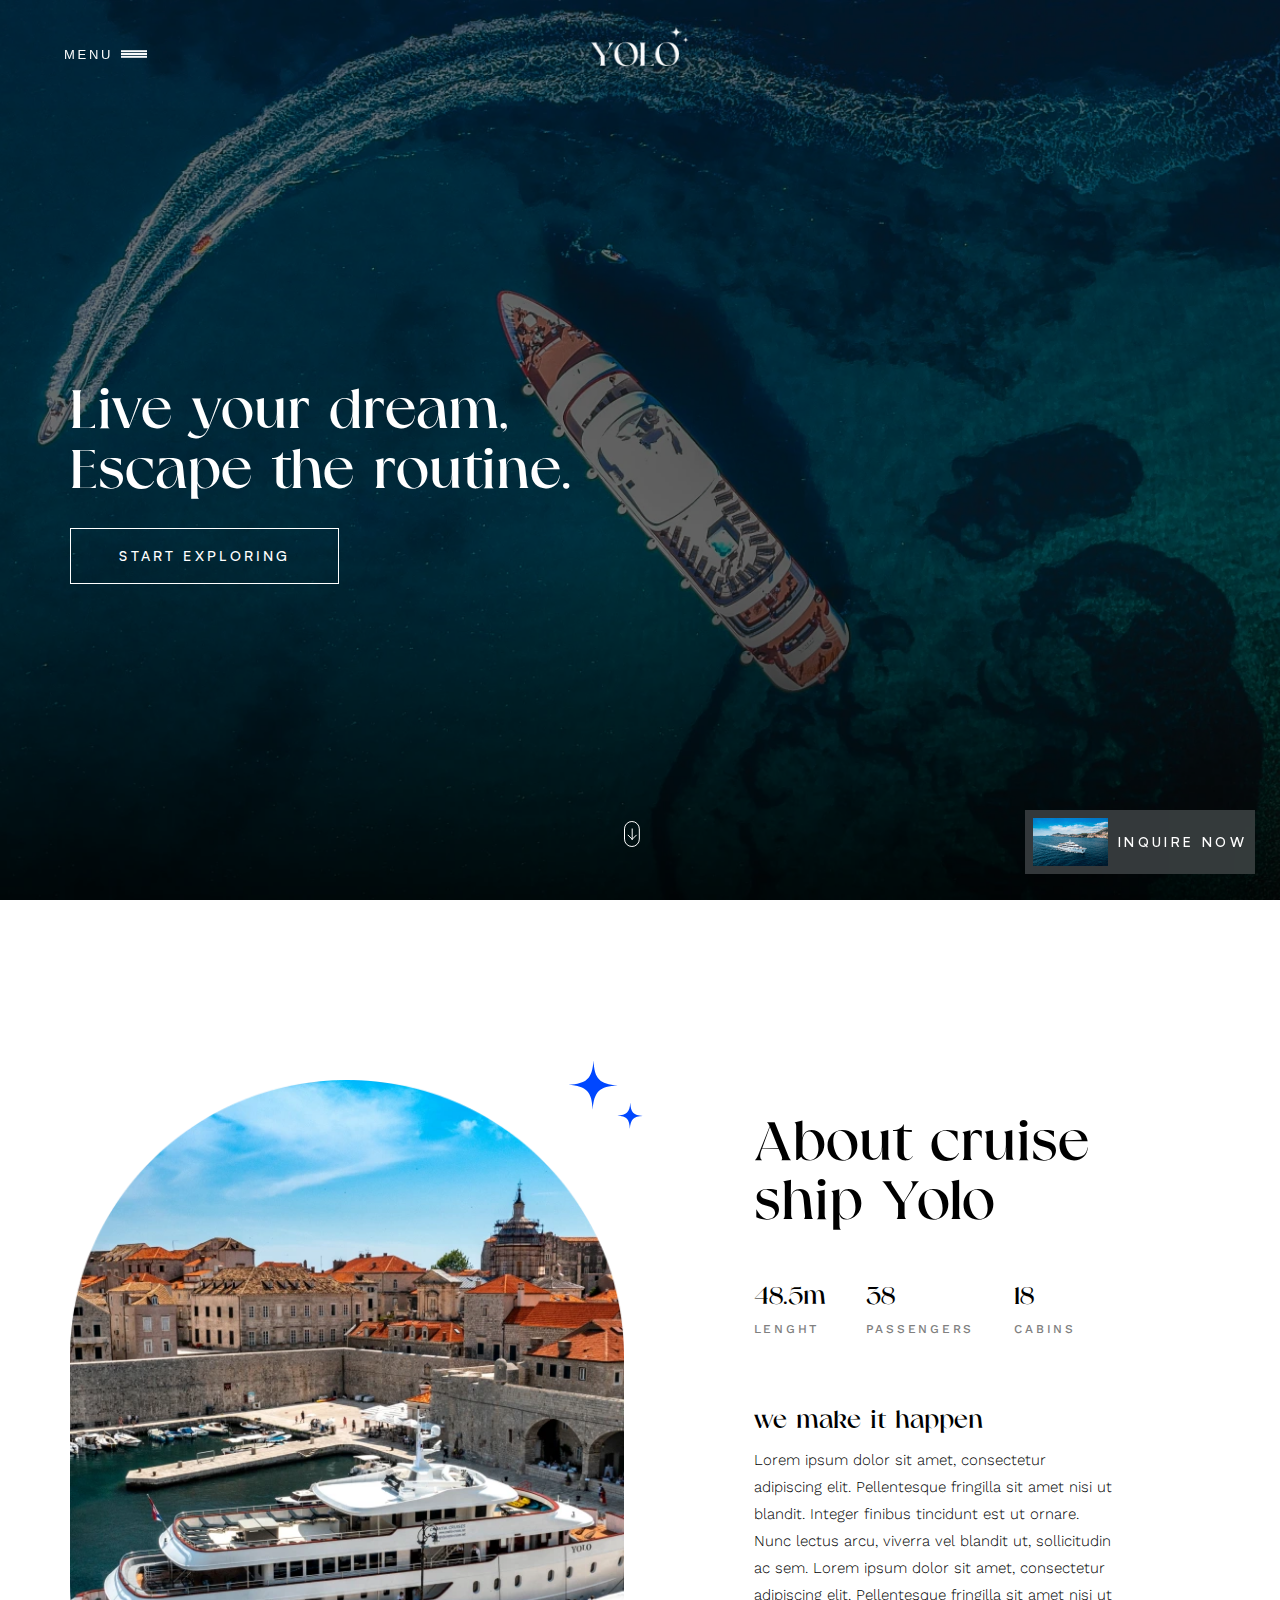
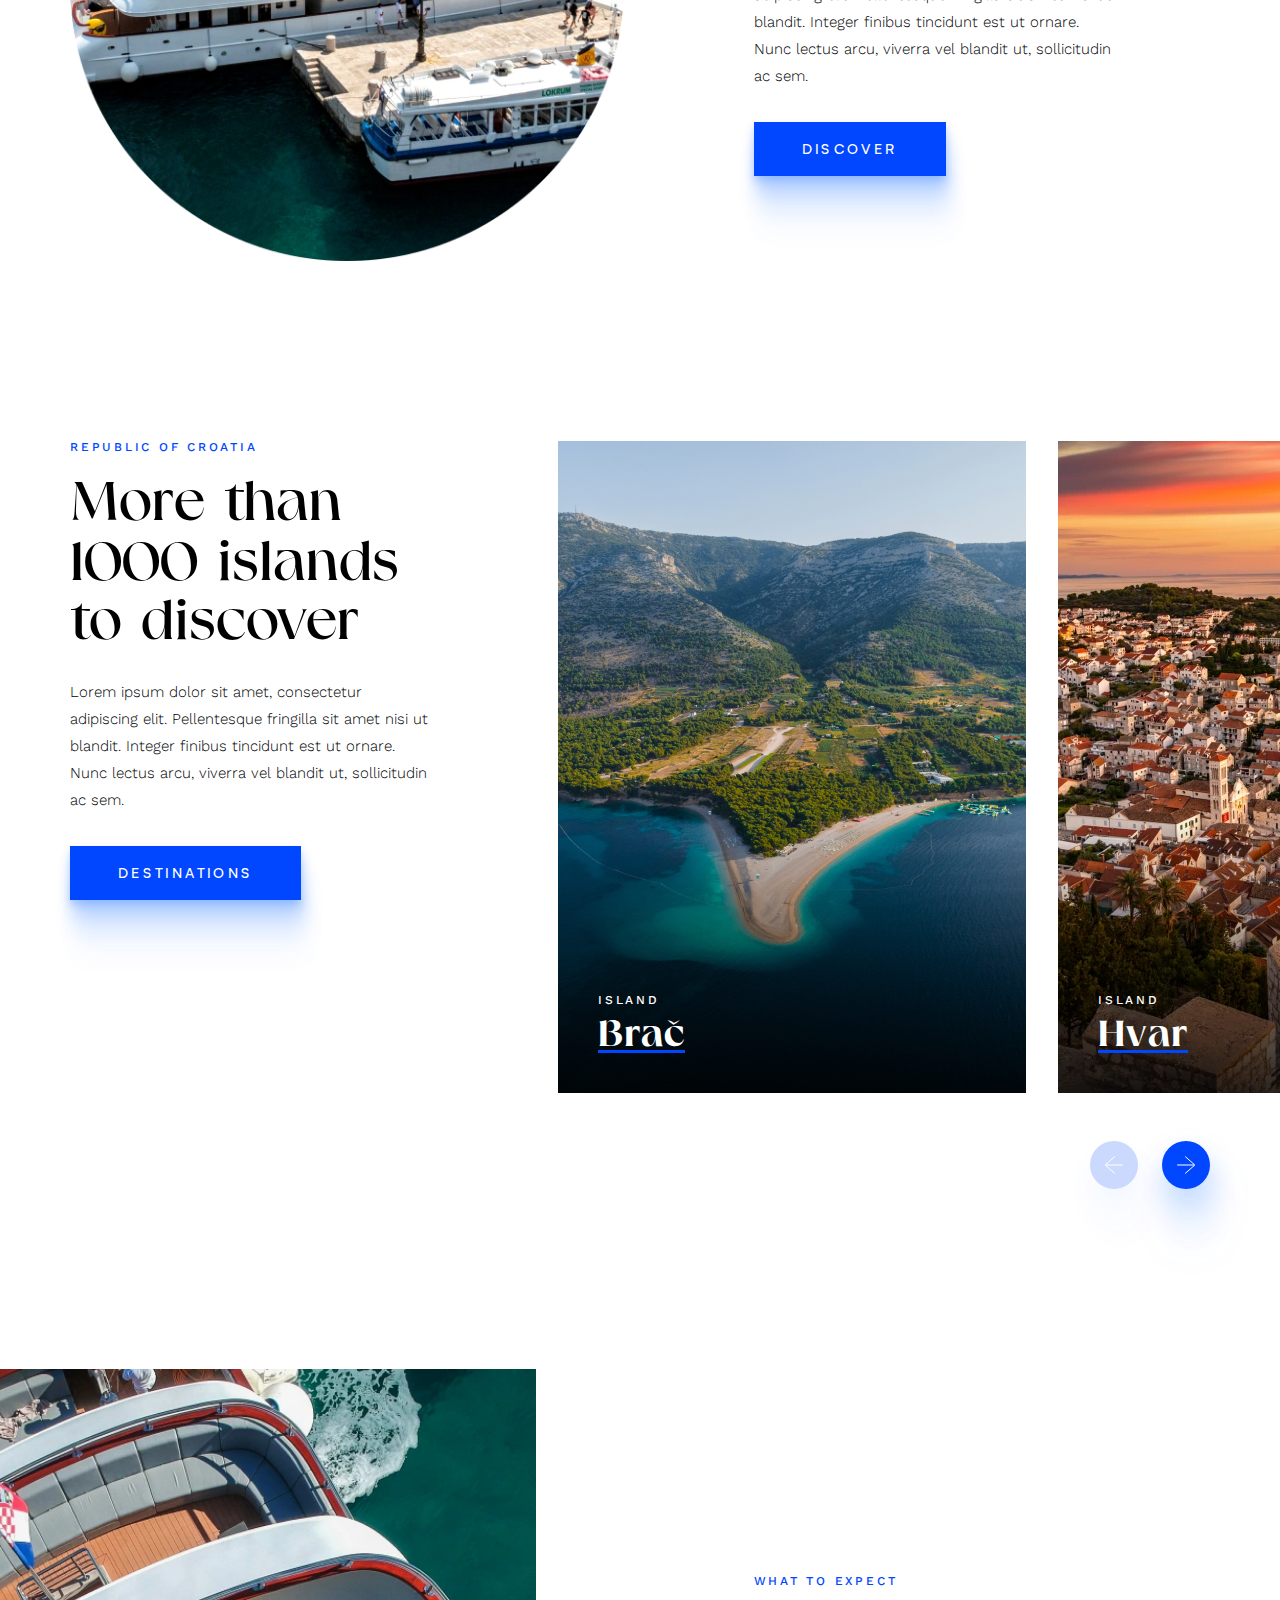
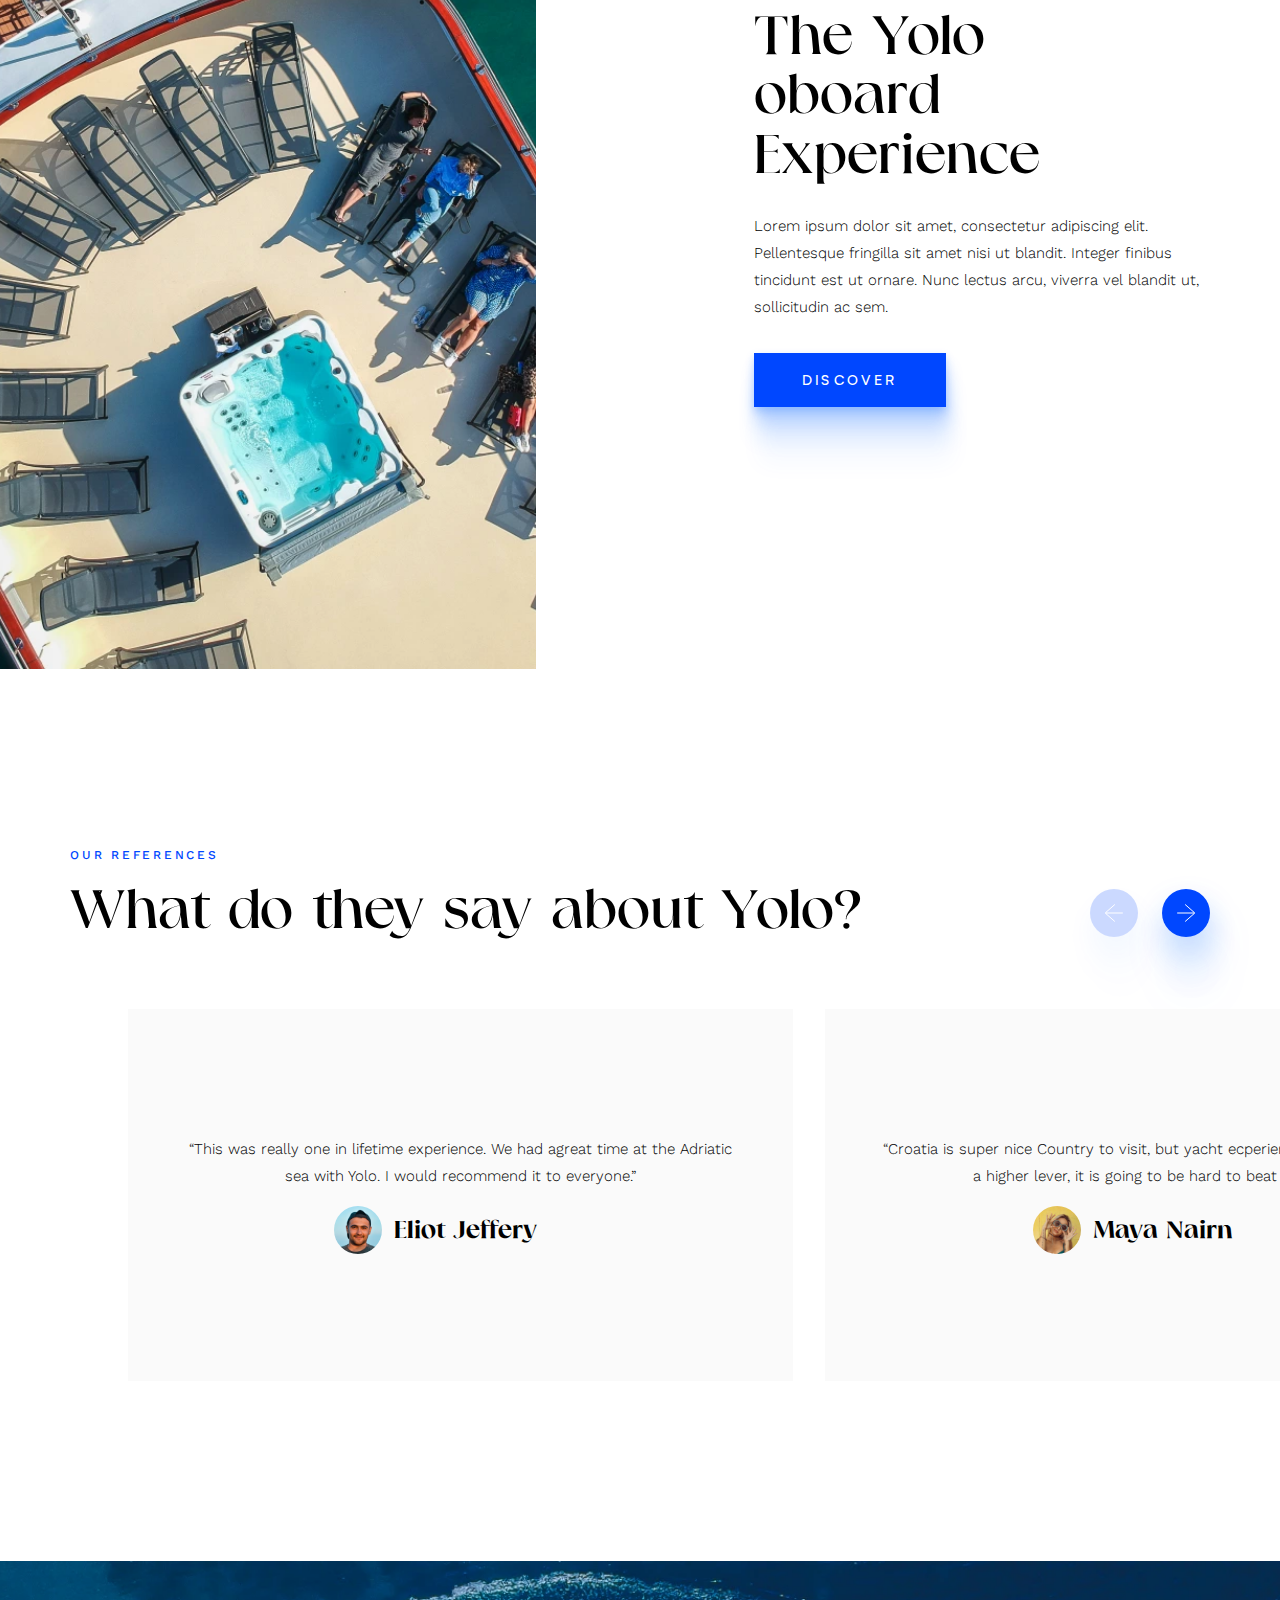
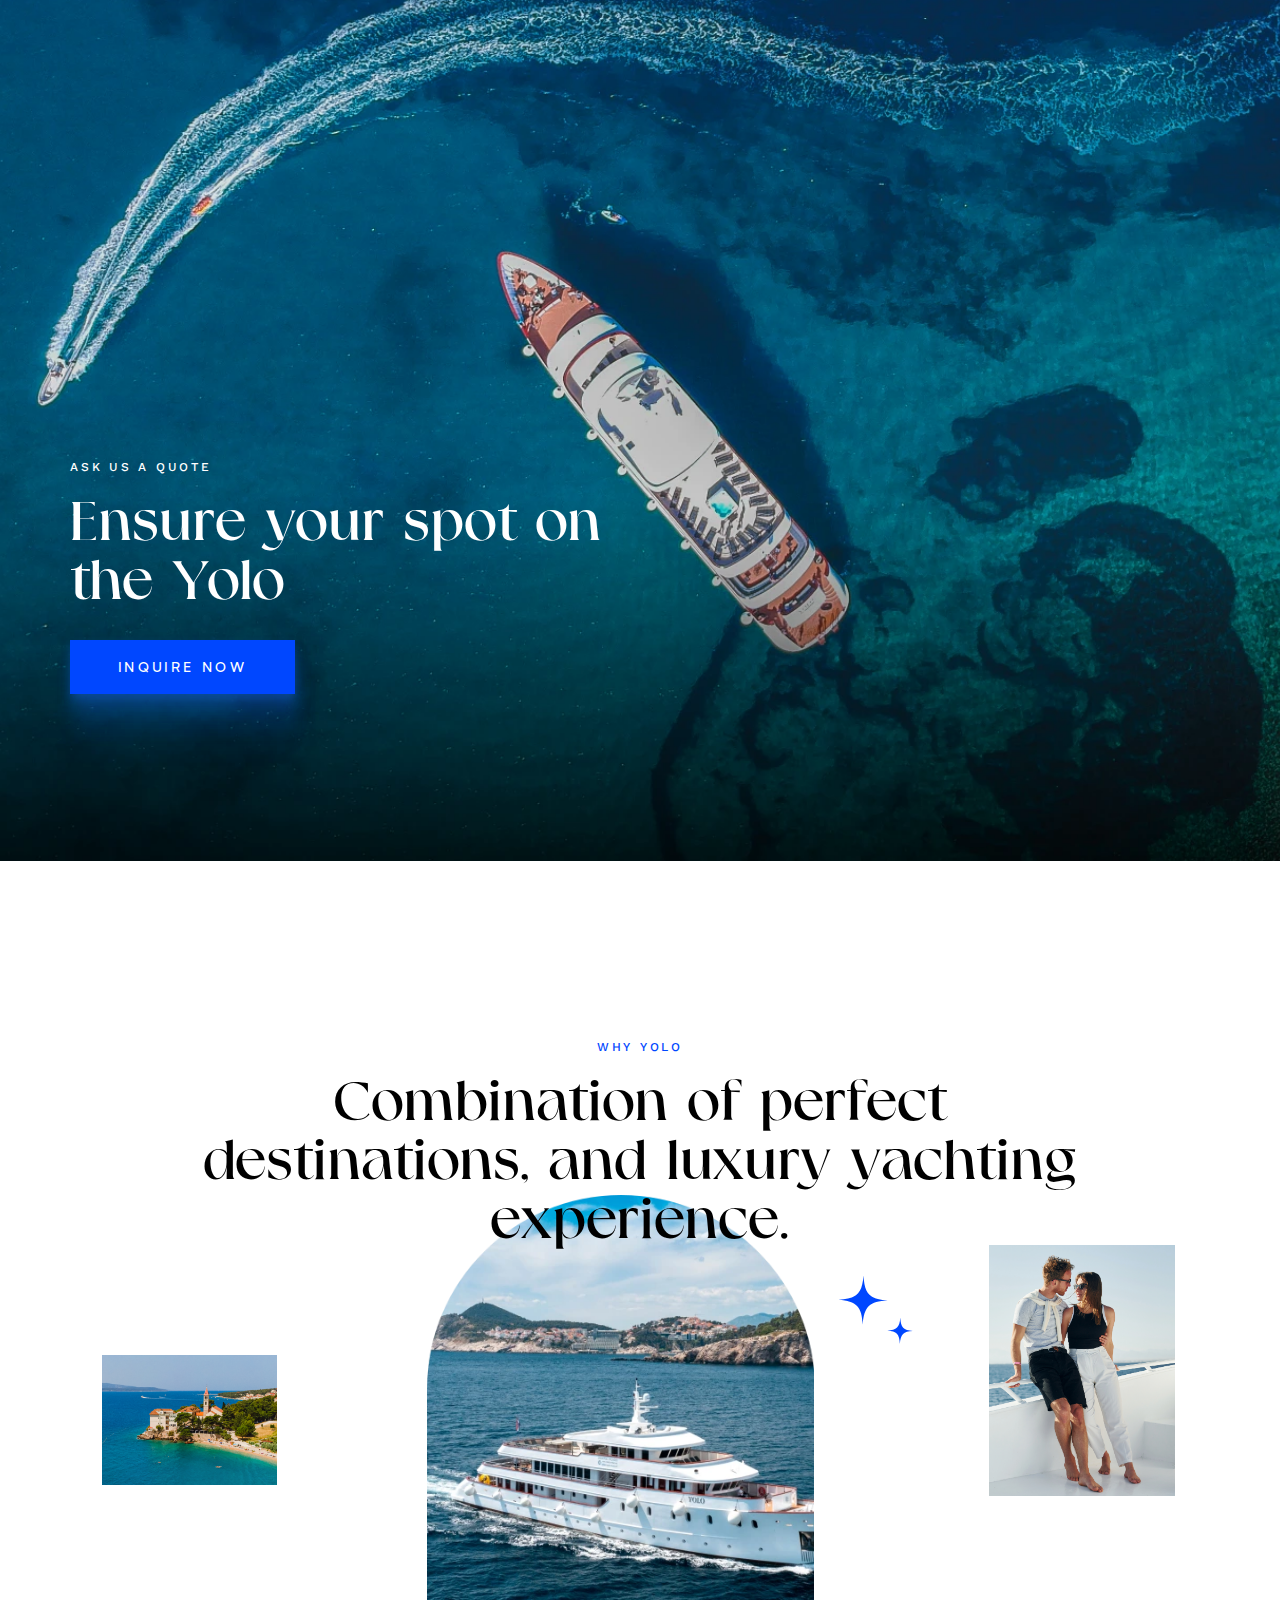
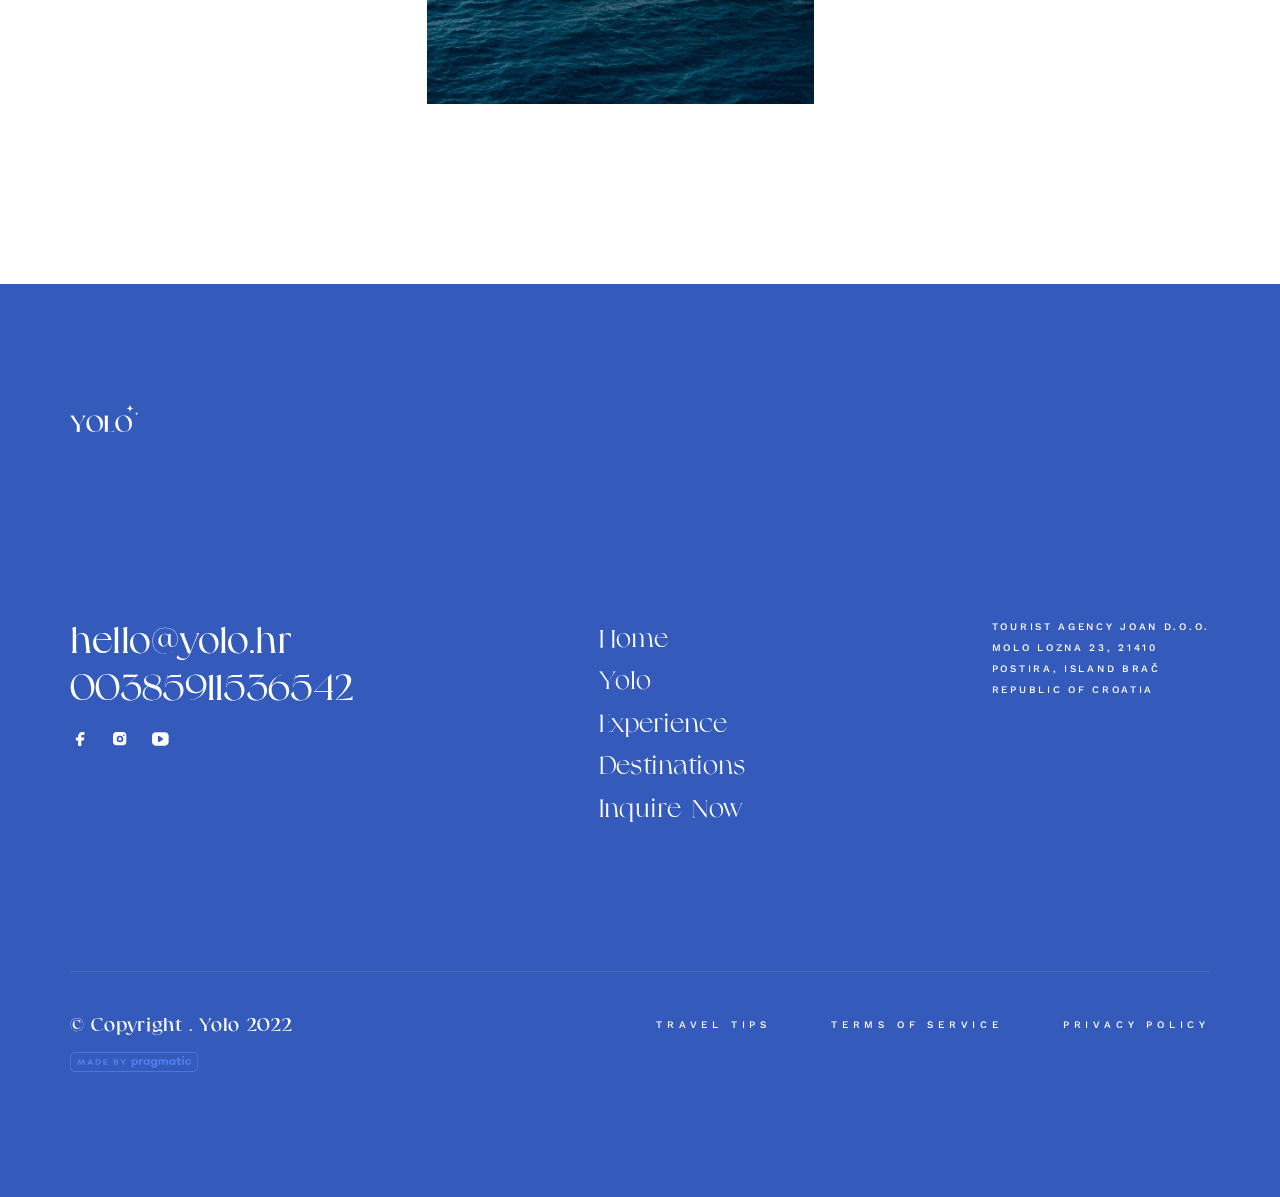
<file: Index.html>
<!DOCTYPE html>
<html lang="en">
<head>
    <meta charset="UTF-8">
    <meta http-equiv="X-UA-Compatible" content="IE=edge">
    <meta name="viewport" content="width=device-width, initial-scale=1.0">
    <link rel="stylesheet" type="text/css" href="./general.css">
    <link rel="stylesheet" type="text/css" href="./css/index.css">
    <link rel="preconnect" href="https://fonts.googleapis.com">
    <link rel="preconnect" href="https://fonts.googleapis.com">
    <link rel="preconnect" href="https://fonts.gstatic.com" crossorigin>
    <link href="https://fonts.googleapis.com/css2?family=Work+Sans:wght@300;500&display=swap" rel="stylesheet">
    <link rel="preconnect" href="https://fonts.googleapis.com">
<link rel="preconnect" href="https://fonts.gstatic.com" crossorigin>
<link href="https://fonts.googleapis.com/css2?family=Mulish:wght@700&display=swap" rel="stylesheet">
<link href="http://fonts.cdnfonts.com/css/clash-display" rel="stylesheet">
    <title>Document</title>
</head>
<body>
    <div class="menu-full" >
        <div class="navbar">
            <div onclick="menu()" class="han-menu-full">
                <div class="menu-text">MENU </div>
                
            <div class="han-menu">
                <div class="han-burger"></div>
            </div>
            </div>
            <img src="assets/img/Group-104.webp" class="flex" alt="">
        <img src="assets/img/Logo.svg" class="none"alt="">
            <div class="placeholder"></div>
        </div>
        <div class="menu-div maxw grid container">
            <h3 onClick="location.href='Index.html'">  Home </h3>
                <h3 onClick="location.href='Yolo.html'"> Yolo </h3>
                <h3 onClick="location.href='Expirience.html'">Experience </h3>
                    <h3 onClick="location.href='Destination.html'">Destinations </h3>
                        <h3 onClick="location.href='Inquire.html'">Inquire Now</h3>
        </div>
    </div>
    <div class="boatnaslov paralax-header">
       
            
                <img src="assets/img/DJI_0184p 1.webp" alt="">
                <div class="fade"></div>
        <div class="boatnaslov_content paralax">
    <div class="grid maxw container boat-2">
    <h2>Live your dream, Escape the routine. </h2>
    <div class="blue_button white"><div width="30px"></div>START EXPLORING</div>
    </div>
    
    <div class="scroller mobile_none" onClick="location.href='#next'">
        
<img src="assets/img/Scroller.svg" alt="">

    </div>
    <div class=" blue_button inq mobile_none"   onClick="location.href='Inquire.html'">
        <img src="assets/img/Rectangle-55.webp" alt="">
        
        INQUIRE NOW
    </div>
        </div>
    </div>

    <div class="paralax-white" id="next">
    <div class="maxw container grid section-1">
        <div class="left-side-img">
            <div class="gradovi-holder">
                <picture>
                    <img src="assets/img/Jahta.webp" alt="">
                </picture>
            </div>
            <div class="contact-us-img_content">
                <img src="assets/img/Shine.svg" alt="">
             </div>
        </div>
        <div class="right-side">
            <h2>About cruise ship Yolo</h2>
            <div>
                <div><h4>48.5m</h4><h5>LENGHT</h5></div>
                <div><h4>38</h4><h5>PASSENGERS</h5></div>
                <div><h4>18</h4><h5>CABINS</h5></div>
            </div>
            <h4>we make it happen</h4>
            <p>Lorem ipsum dolor sit amet, consectetur adipiscing elit. Pellentesque fringilla sit amet nisi ut blandit. Integer finibus tincidunt est ut ornare. Nunc lectus arcu, viverra vel blandit ut, sollicitudin ac sem. Lorem ipsum dolor sit amet, consectetur adipiscing elit. Pellentesque fringilla sit amet nisi ut blandit. Integer finibus tincidunt est ut ornare. Nunc lectus arcu, viverra vel blandit ut, sollicitudin ac sem. </p>
        <div class="blue_button"> DISCOVER</div>
        </div>
    </div>
    <div class="maxw container grid section-2">
<div class="left-side paralaxexp3">
<h5>REPUBLIC OF CROATIA</h5>
<h2>More than 1000 islands
    to discover</h2>
    <p>Lorem ipsum dolor sit amet, consectetur adipiscing elit. Pellentesque fringilla sit amet nisi ut blandit. Integer finibus tincidunt est ut ornare. Nunc lectus arcu, viverra vel blandit ut, sollicitudin ac sem. </p>
<div class="blue_button" onClick="location.href='Destination.html'">DESTINATIONS</div>

</div>
<div class="slider">
    <div class="slider-element"> 
        <div class="HOLDER">  
                <img src="assets/img/Rectangle 53.png" alt=""></div>
                <div class="slider-el-content">
<h5>ISLAND</h5>
<h2>Brač</h2>
<div class="onepix"></div>
                </div>
        </div>  
    
    <div class="slider-element"> 
        <div class="HOLDER"> 
        <img src="assets/img/Hvar.webp" alt=""></div> 
        <div class="slider-el-content">
            <h5>ISLAND</h5>
            <h2>Hvar</h2>
            <div class="onepix"></div>
                            </div>

    </div>
    <div class="slider-element">    
        <div class="HOLDER"> 
            <img src="assets/img/Hvar.webp" alt=""></div> 
        <div class="slider-el-content">
            <h5>ISLAND</h5>
            <h2>Hvar</h2>
            <div class="onepix"></div>
                            </div>
    </div>
    
    </div>
    <div class="slider-buttons absolute mobile_none">
        <div class="circle-button nazad2"><img src="assets/img/icons/Group.svg" alt=""></div>
        <div class="circle-button naprid2"><img src="assets/img/icons/Group.svg" alt=""></div>
    </div>
</div>
<div class="maxw container grid section-3">
    <div class="right-side two">
<h5>WHAT TO EXPECT</h5>
<h2>The Yolo 
    oboard Experience</h2>
<p>Lorem ipsum dolor sit amet, consectetur adipiscing elit. Pellentesque fringilla sit amet nisi ut blandit. Integer finibus tincidunt est ut ornare. Nunc lectus arcu, viverra vel blandit ut, sollicitudin ac sem. </p>
    <div class="blue_button">DISCOVER</div>
    </div>
    
    <div class="left-img-center rightimg">
                <img src="assets/img/Rectangle 53.webp" alt="">
    </div>
</div>
<div class="paralax2">
   
<div class="maxw container grid naslov-slider " >
    <div class="naslov">
        <h5>OUR REFERENCES</h5>
        <h2>What do they say about Yolo?</h2>
    </div>
    <div class="slider-buttons mobile_none">
        <div class="circle-button nazad"><img src="assets/img/icons/Group.svg" alt=""></div>
        <div class="circle-button naprid"><img src="assets/img/icons/Group.svg" alt=""></div>
    </div>
</div>
<div class="maxw container grid section-4 " >
<div class="slider-coments ">
    <div class="slider-coment-content">  
                <div class="slider-coment-element">
                    <p>“This was really one in lifetime experience. We had agreat time at the Adriatic sea with Yolo. I would recommend it to everyone.”</p>
                    <div>
                        <img src="assets/img/Ellipse 8.svg" alt="">
                        <h3>Eliot Jeffery</h3>
                    </div>
                </div>
        </div>  
    
    <div class="slider-coment-content">   
        <div class="slider-coment-element">
            <p>“Croatia is super nice Country to visit, but yacht ecperience
                boosts it even on a higher lever, it is going to be hard to
                beat this one”</p>
            <div>
                <img src="assets/img/Ellipse 8-1.svg" alt="">
                <h3>Maya Nairn</h3>
            </div>
        </div>
    </div>
    <div class="slider-coment-content">    
        <div class="slider-coment-element">
            <p>“Croatia is super nice Country to visit, but yacht ecperience
                boosts it even on a higher lever, it is going to be hard to
                beat this one”</p>
            <div>
                <img src="assets/img/2.webp" alt="">
                <h3>Eliot Jeffery</h3>
            </div>
        </div>
    </div>
</div>

</div>
</div>
</div>
<div class="paralax-white white2" >
<div class="boatnaslov paralaxexp" >
            <img src="assets/img/DJI_0184p 1.webp" alt="">

            <div class="boatnaslov_content boat-2">
    <div class="grid maxw container">
        <h5>ASK US A QUOTE</h5>
<h2>Ensure your 
    spot on the Yolo </h2>
    <div class="blue_button" onClick="location.href='Inquire.html'">INQUIRE NOW</div>
        </div>
    </div>
</div>
    <div class="paralax22">
         
<div class="maxw container grid">
    <div class="naslov-t">
    <h5>WHY YOLO</h5>
    <h2 >Combination of perfect
        destinations, and luxury yachting
        experience.  </h2>
        
</div>

</div>
<div class="slid-img-wraper">
    <div class="slike-spread">
        <div class="wide-img">
        <div class="wide-img-holder">
            <picture>
                <img src="assets/img/DJI_0107p-2.webp" alt="">
            </picture>
        </div>
        </div>
        <div class="center-img">
        <div class="center-img-holder">
            <picture>
                <img src="assets/img/Rectangle 47 (1).webp" alt="">
            </picture>
        </div>
        <div class="contact-us-img_content-spread">
            <img src="assets/img/Shine.svg" alt="">
         </div>
        </div>
        <div class="skiny-img">
        <div class="skiny-img-holder">
            <picture>
                <img src="assets/img/DJI_0107p-3.webp" alt="">
            </picture>
        </div>
        </div>
            </div>
</div>
</div>

</div>
<footer class="paralaxexp2">
    <div class="footer_grid container">
 <div class="top">
     <img src="assets/img/Group-104.webp" height="28px" width="68.95px"alt="">
 </div>
 <div class="mid">
     <div> <h2> hello@yolo.hr <br>00385911536542</h2><div class="socials"><img src="assets/img/icons/Frame.svg" alt=""><img src="assets/img/icons/Frame2.svg" alt=""><img src="assets/img/icons/Frame3.svg" alt=""></div></div>
     <div><h3 onClick="location.href='Index.html'">  Home </h3>
        <h3 onClick="location.href='Yolo.html'"> Yolo </h3>
        <h3 onClick="location.href='Expirience.html'">Experience </h3>
            <h3 onClick="location.href='Destination.html'">Destinations </h3>
                <h3 onClick="location.href='Inquire.html'">Inquire Now</h3></div>
     <div><h5> TOURIST AGENCY JOAN D.O.O.<br>
         Molo Lozna 23, 21410 <br>
         Postira, island brač<br>
         republic of croatia</h5></div>
 </div>
 <div class="bot">   
    <div class="column">
     <h4>© Copyright . Yolo 2022</h4>
     <img src="assets/img/Frame.svg" alt="">
    </div>
 <div><a href="Travel.html">Travel Tips</a><a href="Terms.html">terms of service</a><a href="Privacy.html">Privacy policy</a></div>
 </div>
</div>
 </footer>  
 <div id="down-button"></div>  
 <script src="js/general.js"></script>
 <script src="js/index.js"></script>   
<script src="js/slider.js"></script>
    </body>
    </html>
</file>
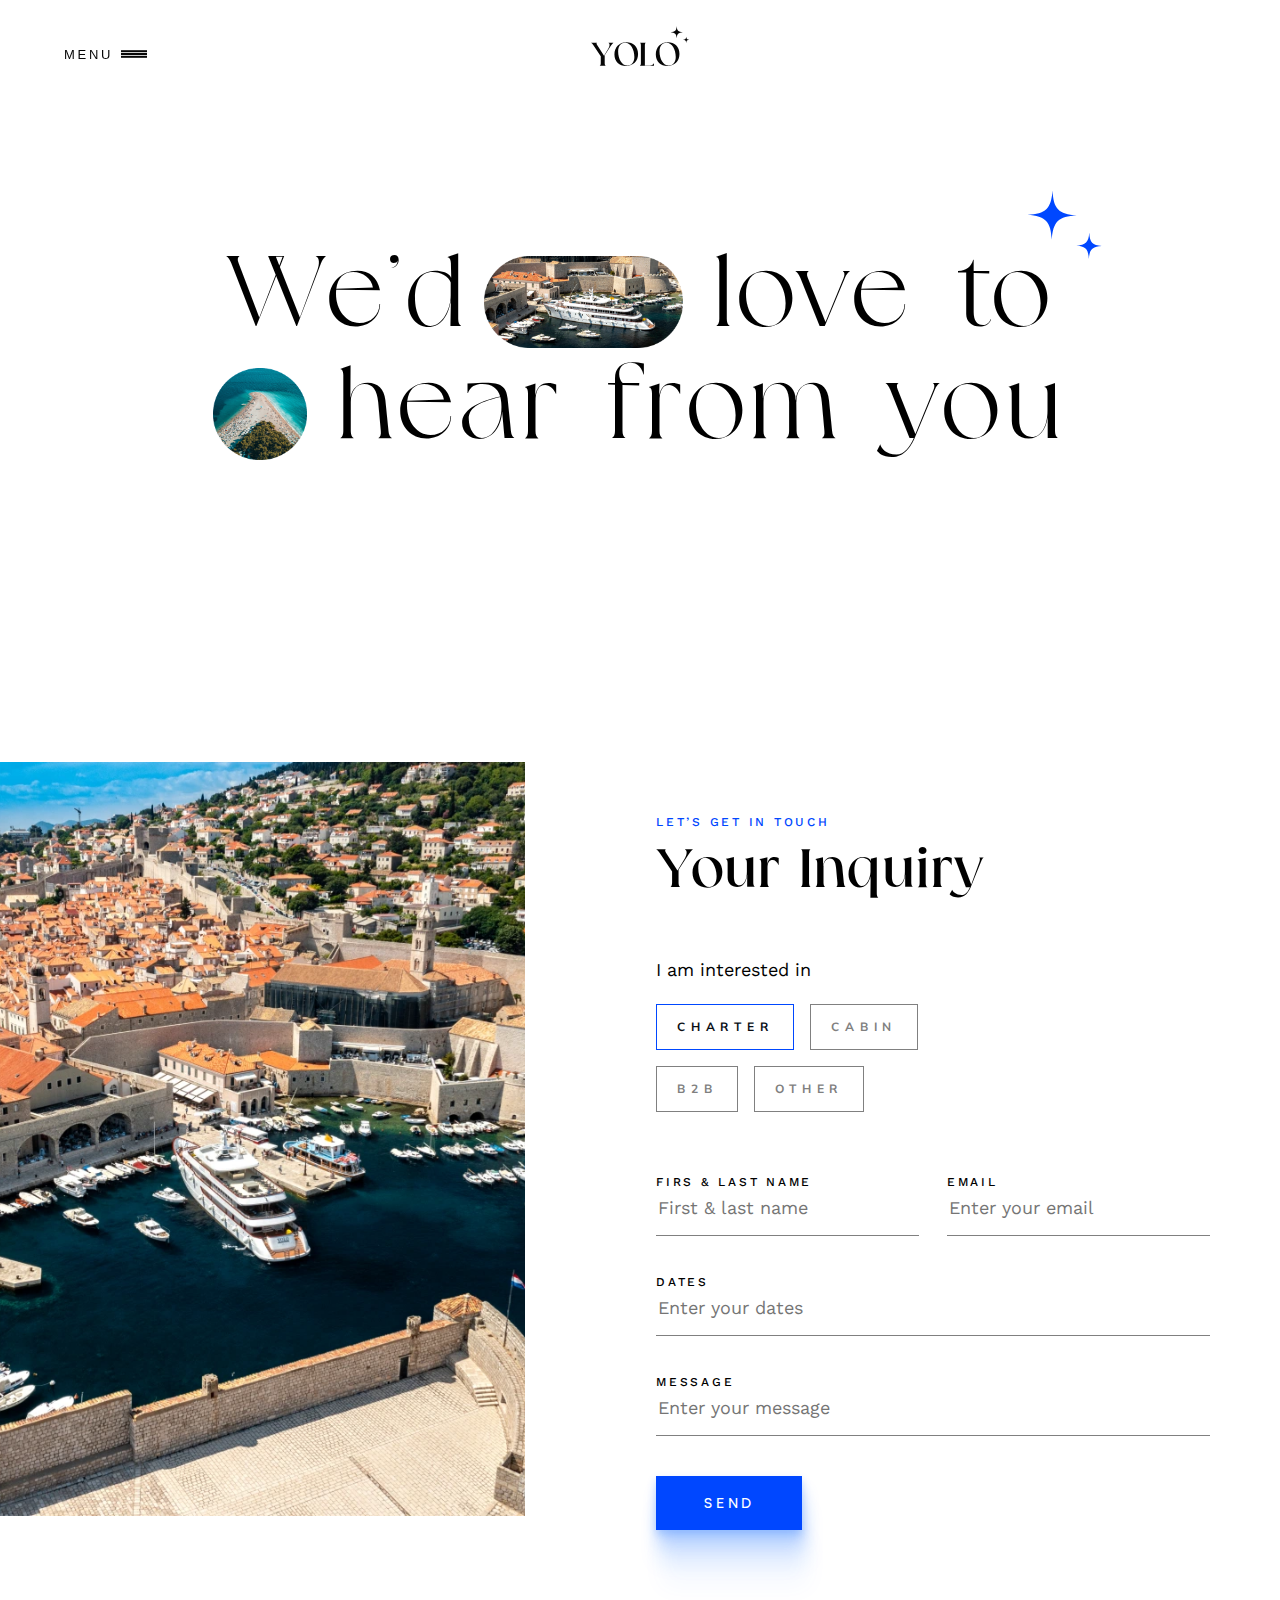
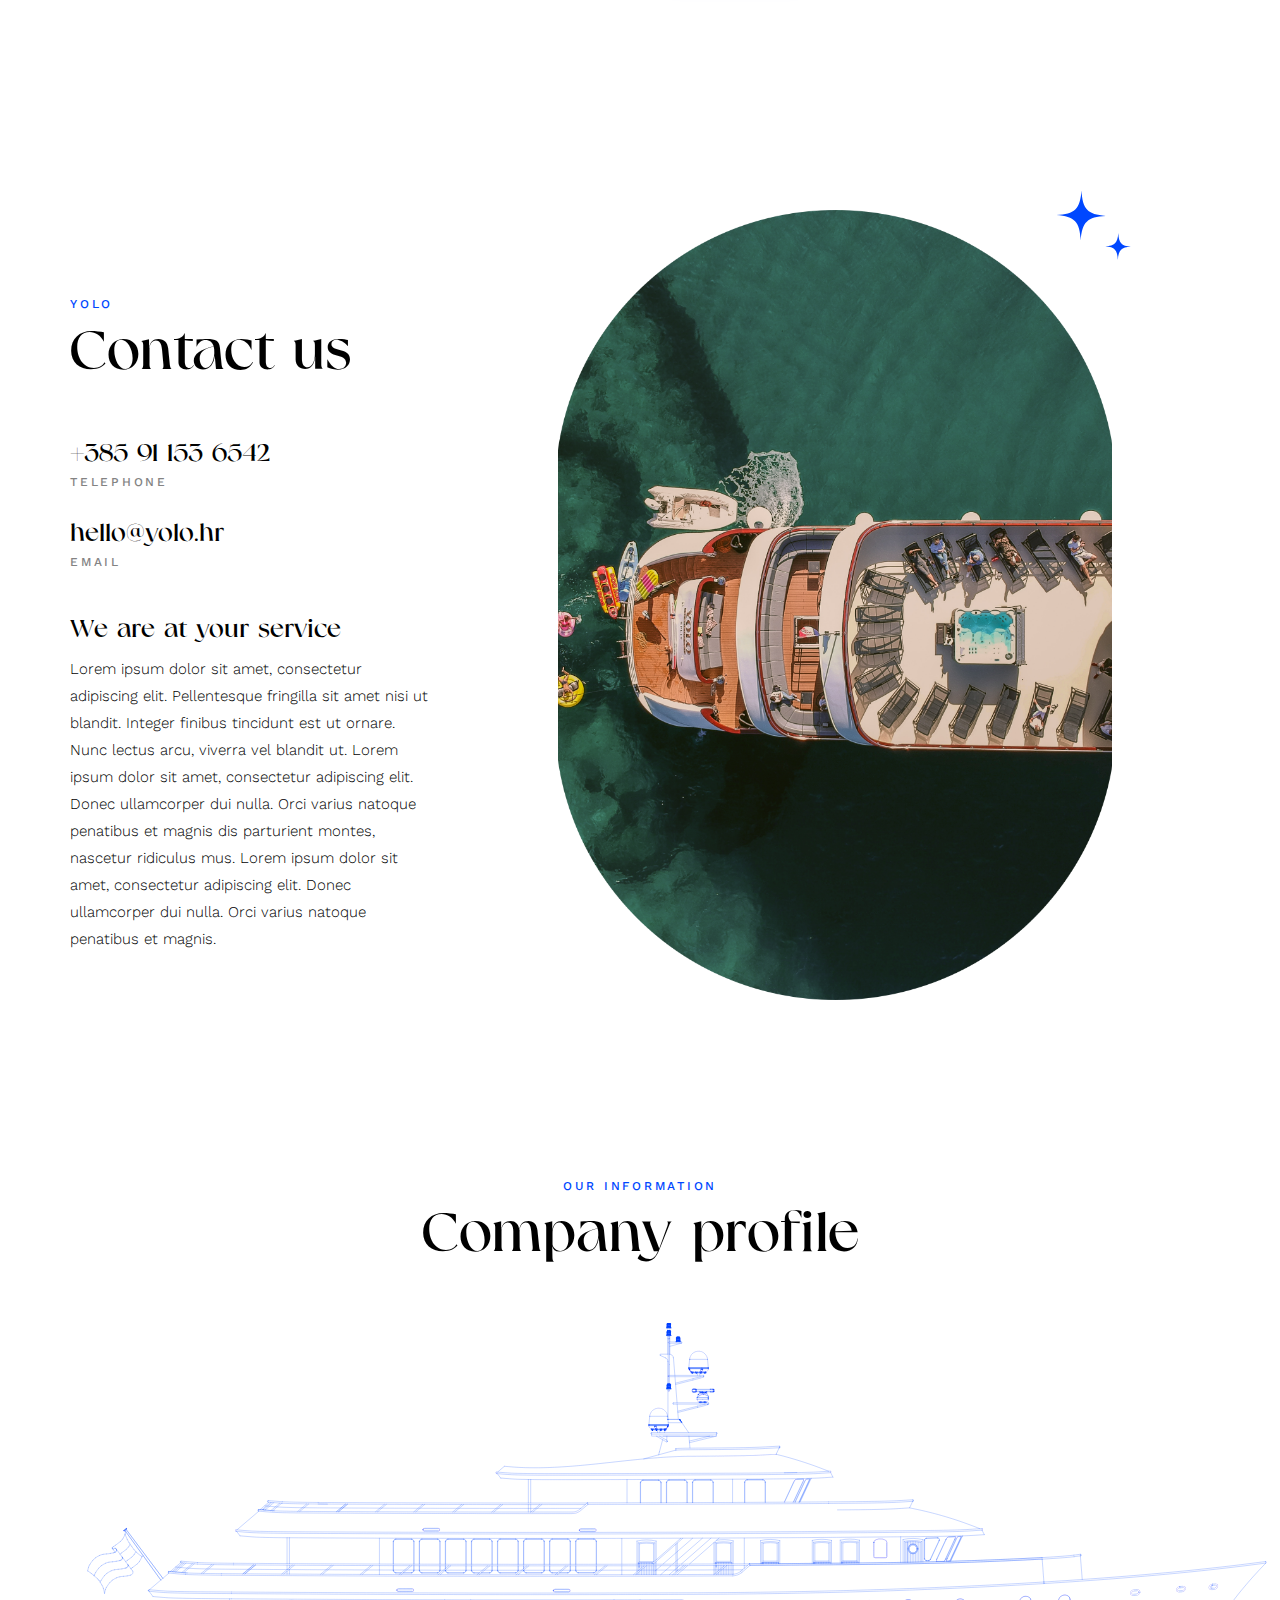
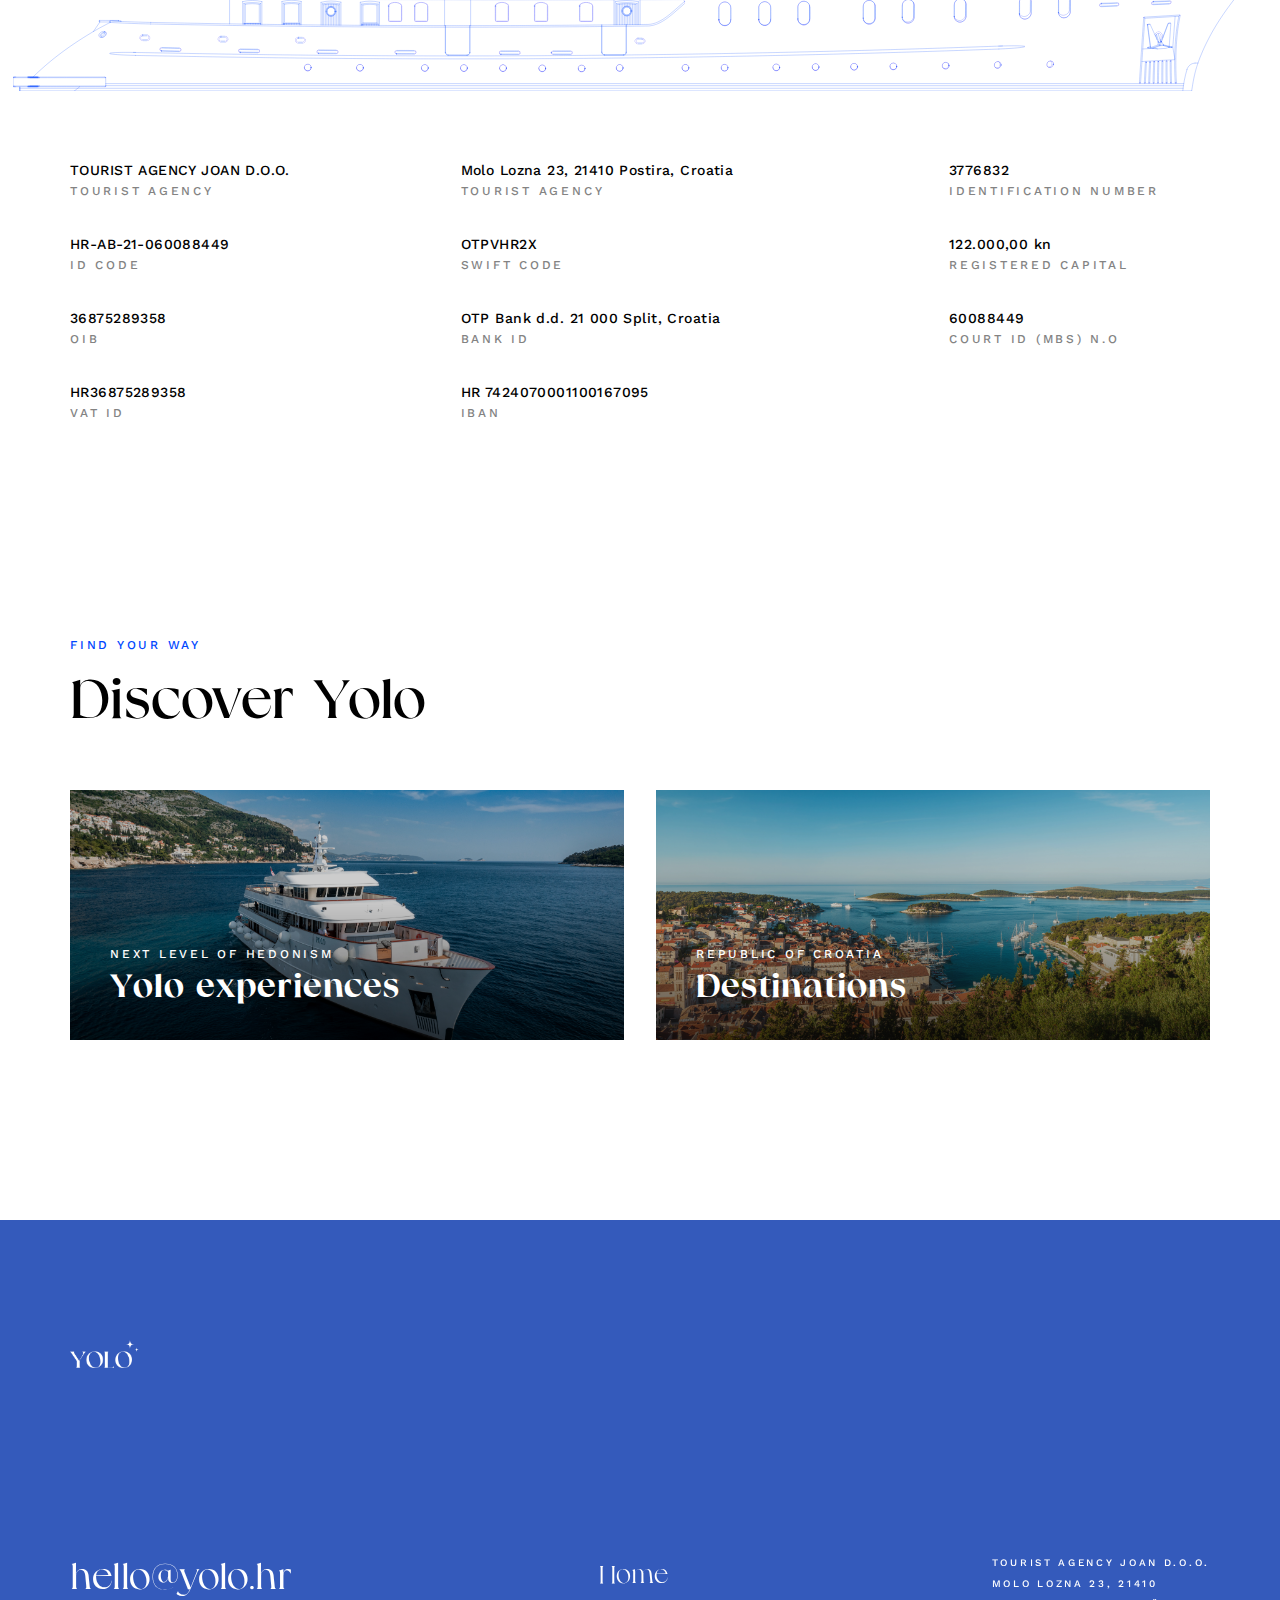
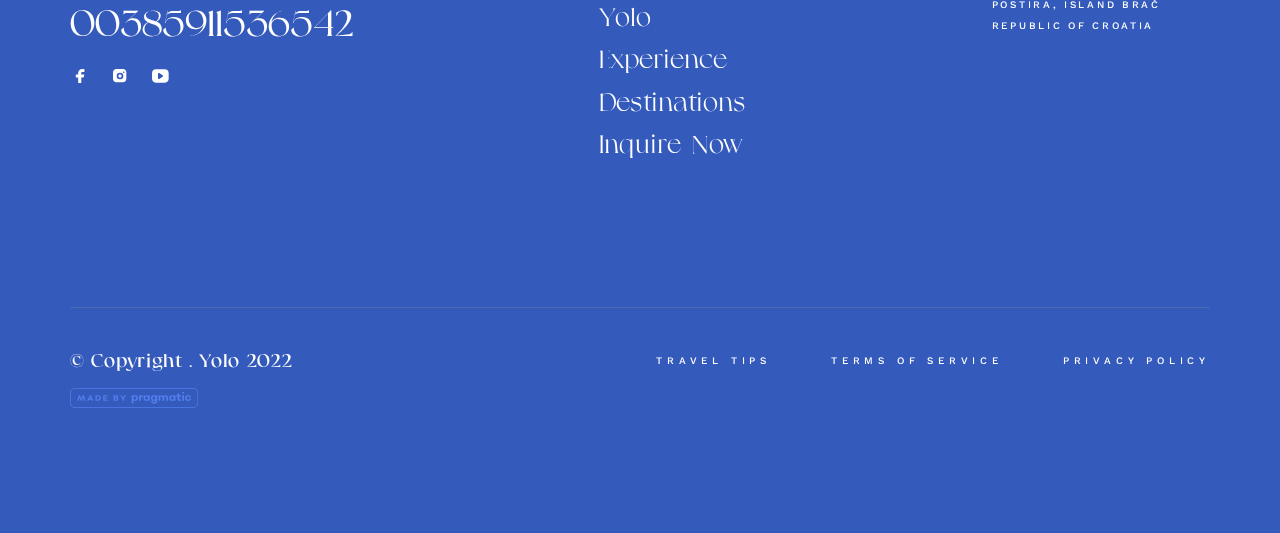
<file: Inquire.html>
<!DOCTYPE html>
<html lang="en">
<head>
    <meta charset="UTF-8">
    <meta http-equiv="X-UA-Compatible" content="IE=edge">
    <meta name="viewport" content="width=device-width, initial-scale=1.0">
    <link rel="stylesheet" type="text/css" href="./general.css">
    <link rel="stylesheet" type="text/css" href="./css/inquire.css">
    <link rel="preconnect" href="https://fonts.googleapis.com">
    <link rel="preconnect" href="https://fonts.googleapis.com">
    <link rel="preconnect" href="https://fonts.gstatic.com" crossorigin>
    <link href="https://fonts.googleapis.com/css2?family=Work+Sans:wght@300;400;500&display=swap" rel="stylesheet">
    <link rel="preconnect" href="https://fonts.googleapis.com">
<link rel="preconnect" href="https://fonts.gstatic.com" crossorigin>
<link href="https://fonts.googleapis.com/css2?family=Mulish:wght@700&display=swap" rel="stylesheet">
<link href="http://fonts.cdnfonts.com/css/clash-display" rel="stylesheet">
    <title>Document</title>
</head>
<body>
    <div class="menu-full" >
        <div class="navbar">
            <div onclick="menu()" class="han-menu-full">
                <div class="menu-text">MENU </div>
                
            <div class="han-menu">
                <div class="han-burger"></div>
            </div>
            </div>
            
        <img src="assets/img/Logo.svg" alt="">
            <div class="placeholder"></div>
        </div>
        <div class="menu-div maxw grid container">
            <h3 onClick="location.href='Index.html'">  Home </h3>
            <h3 onClick="location.href='Yolo.html'"> Yolo </h3>
            <h3 onClick="location.href='Expirience.html'">Experience </h3>
                <h3 onClick="location.href='Destination.html'">Destinations </h3>
                    <h3 onClick="location.href='Inquire.html'">Inquire Now</h3>
        </div>
    </div>
    <div class="naslov mobile-none">
        
    <div>
        <h1 class="mega_title">We’d</h1>
        <img src="assets/img/Rectangle-63 (3).webp" alt="Naslov_slika">
        <h1 class="mega_title">love to</h1>
        
    </div>
    <div>
        
        
        <img src="assets/img/Ellipse-9 (1).webp" alt="Naslov_slika">
        <h1 class="mega_title">hear from you</h1>
    </div>
    <img class="shine" src="assets/img/Shine.svg" alt="">
    </div>
    <div class="naslov desktop_none">
        <img class="shine" src="assets/img/Shine.svg" alt="">
        <div>
            
            <h1 class="mega_title">We’d</h1>
            <img src="assets/img/Rectangle-63 (3).webp" alt="Naslov_slika">
            
            
        </div>
        <div>
            
            
            <img src="assets/img/Ellipse-9 (1).webp" alt="Naslov_slika">
            <h1 class="mega_title">love to</h1>
            
        </div>
        <div><h1 class="mega_title">hear from</h1></div>
        <div><h1 class="mega_title">you</h1></div>
        
        </div>
    <section>
        <div class="left-img-center">
        <div class="contact_left_img">
            <div class="contact_left_img_wrapper">
            <picture>
                <img src="assets/img/DJI_0116p 1.webp" alt="">
            </picture>
        </div>
        </div>
    </div>
    <div class="container maxw grid">
        <div class="inquire">
            <div>
                <h5>LET’S GET IN TOUCH</h5>
                <h2>Your Inquiry</h2>
            </div>
            <div>
                <h4> I am interested in </h4>
                
<div class="options">
<div>
<div class="option active">CHARTER</div>
<div class="option">CABIN</div>
</div>
<div>
<div class="option">B2B</div>
<div class="option">OTHER</div>
</div>
</div>
                

            </div>
                <div class="name-email">
                    <div>
                    <label for="first">FIRS & LAST NAME</label>
                    <input type="text" id="first" placeholder="First & last name">
                </div>
                <div>
                    <label for="email">EMAIL</label>
                    <input type="text" id="email" placeholder="Enter your email">
                </div>
                </div>
                <label for="dates">Dates</label>
                <input type="text" id="dates"  placeholder="Enter your dates">
                
                <label for="message">Message</label>
                <input type="text" id="message"  placeholder="Enter your message">
                <div class="blue_button">
                    SEND
                </div>
        </div>
    </div>
    
    </section>
    <section class="contact-us">
        <div class="container maxw grid">
    <div class="contact-us-text">
<h5>YOLO</h5>
<h2>Contact us</h2>
<h4>+385 91 153 6542</h4>
<h5>TELEPHONE</h5>
<h4>hello@yolo.hr</h4>
<h5>EMAIL</h5>
<h4>We are at your service</h4>
<p>Lorem ipsum dolor sit amet, consectetur adipiscing elit. Pellentesque fringilla sit amet nisi ut blandit. Integer finibus tincidunt est ut ornare. Nunc lectus arcu, viverra vel blandit ut. Lorem ipsum dolor sit amet, consectetur adipiscing elit. Donec ullamcorper dui nulla. Orci varius natoque penatibus et magnis dis parturient montes, nascetur ridiculus mus. Lorem ipsum dolor sit amet, consectetur adipiscing elit. Donec ullamcorper dui nulla. Orci varius natoque penatibus et magnis.</p>
    </div>
    
            <div class="contact-us-img">
                <div class="contact-us-img-holder">
                    <picture>
                        <img src="assets/img/DJI_0726-3.webp" alt="">
                    </picture>
                </div>
                <div class="contact-us-img_content">
                    <img src="assets/img/Shine.svg" alt="">
                 </div>
                
            </div>
        </div>
    </section>
    <section class="profile">
        <div class="container maxw grid">
            <div class="company-profile">
                <h5>OUR INFORMATION</h5>
                <h2>Company profile</h2>
            </div>
            
        </div>
    
    <div class="boat">
        <div class="boat-holder">
            <picture>
                <img src="assets/img/Blueprint 2.svg" alt="">
            </picture>
        </div>
    </div>
    <div class="container maxw grid">
<div class="information grid">
<div class="first">
    TOURIST AGENCY JOAN D.O.O.
    <h5>TOURIST AGENCY</h5>
    HR-AB-21-060088449
    <h5>ID CODE</h5>
    36875289358
    <h5>OIB</h5>
    HR36875289358
    <h5>VAT ID</h5>
</div>
<div class="second">
    Molo Lozna 23, 21410 Postira, Croatia
    <h5>TOURIST AGENCY</h5>
    OTPVHR2X
    <h5>SWIFT CODe</h5>
    OTP Bank d.d. 21 000 Split, Croatia
    <h5>BANK ID</h5>
    HR 7424070001100167095
    <h5>IBAN</h5>
</div>
<div class="last">
    3776832
    <h5>IDENTIFICATION NUMBER</h5>
    122.000,00 kn
    <h5>REGISTERED CAPITAL</h5>
    60088449
    <h5>COURT ID (MBS) N.O</h5>
</div>

</div>
    </div>
</section>

<section class="paralax22">
    <div class="grid maxw container">
            <div class="e_text">
            <h5>FIND YOUR WAY</h5>
            <h2>Discover Yolo
                </h2>
            </div>
    </div>
<div class=" boxes grid maxw container"> 
<div class="box" onClick="location.href='Expirience.html'">
    <div class="box_image_holder">
    <picture>
        <img src="assets/img/Frame-88 (3).webp" alt="">
    </picture></div>
    <div class="box_content">
        <h5>next level of hedonism</h5>
        <h4>Yolo experiences</h4>

        
    
        
    </div>
</div>
<div class="box" onClick="location.href='Destination.html'">
    <div class="box_image_holder">
    <picture>
        <img src="assets/img/Frame-113 (3).webp" alt="">
    </picture>
</div>
     <div class="box_content">
        <h5>REPUBLIC OF CROATIA</h5>
        <h4>Destinations</h4>
     </div>
</div>
</div>
    </section>
    <footer  class="paralaxexp2">
        <div class="footer_grid container">
     <div class="top">
         <img src="assets/img/Group-104.webp" height="28px" width="68.95px"alt="">
     </div>
     <div class="mid">
         <div> <h2> hello@yolo.hr <br>00385911536542</h2><div class="socials"><img src="assets/img/icons/Frame.svg" alt=""><img src="assets/img/icons/Frame2.svg" alt=""><img src="assets/img/icons/Frame3.svg" alt=""></div></div>
         <div><h3 onClick="location.href='Index.html'">  Home </h3>
            <h3 onClick="location.href='Yolo.html'"> Yolo </h3>
            <h3 onClick="location.href='Expirience.html'">Experience </h3>
                <h3 onClick="location.href='Destination.html'">Destinations </h3>
                    <h3 onClick="location.href='Inquire.html'">Inquire Now</h3></div>
         <div><h5> TOURIST AGENCY JOAN D.O.O.<br>
             Molo Lozna 23, 21410 <br>
             Postira, island brač<br>
             republic of croatia</h5></div>
     </div>
     <div class="bot">   
        <div class="column">
         <h4>© Copyright . Yolo 2022</h4>
         <img src="assets/img/Frame.svg" alt="">
        </div>
     <div><a href="Travel.html">Travel Tips</a><a href="Terms.html">terms of service</a><a href="Privacy.html">Privacy policy</a></div>
     </div>
    </div>
     </footer>
     <div id="down-button"></div>
    <script src="js/inq.js"></script>
    <script src="js/general.js"></script>
</body>
</html>
</file>
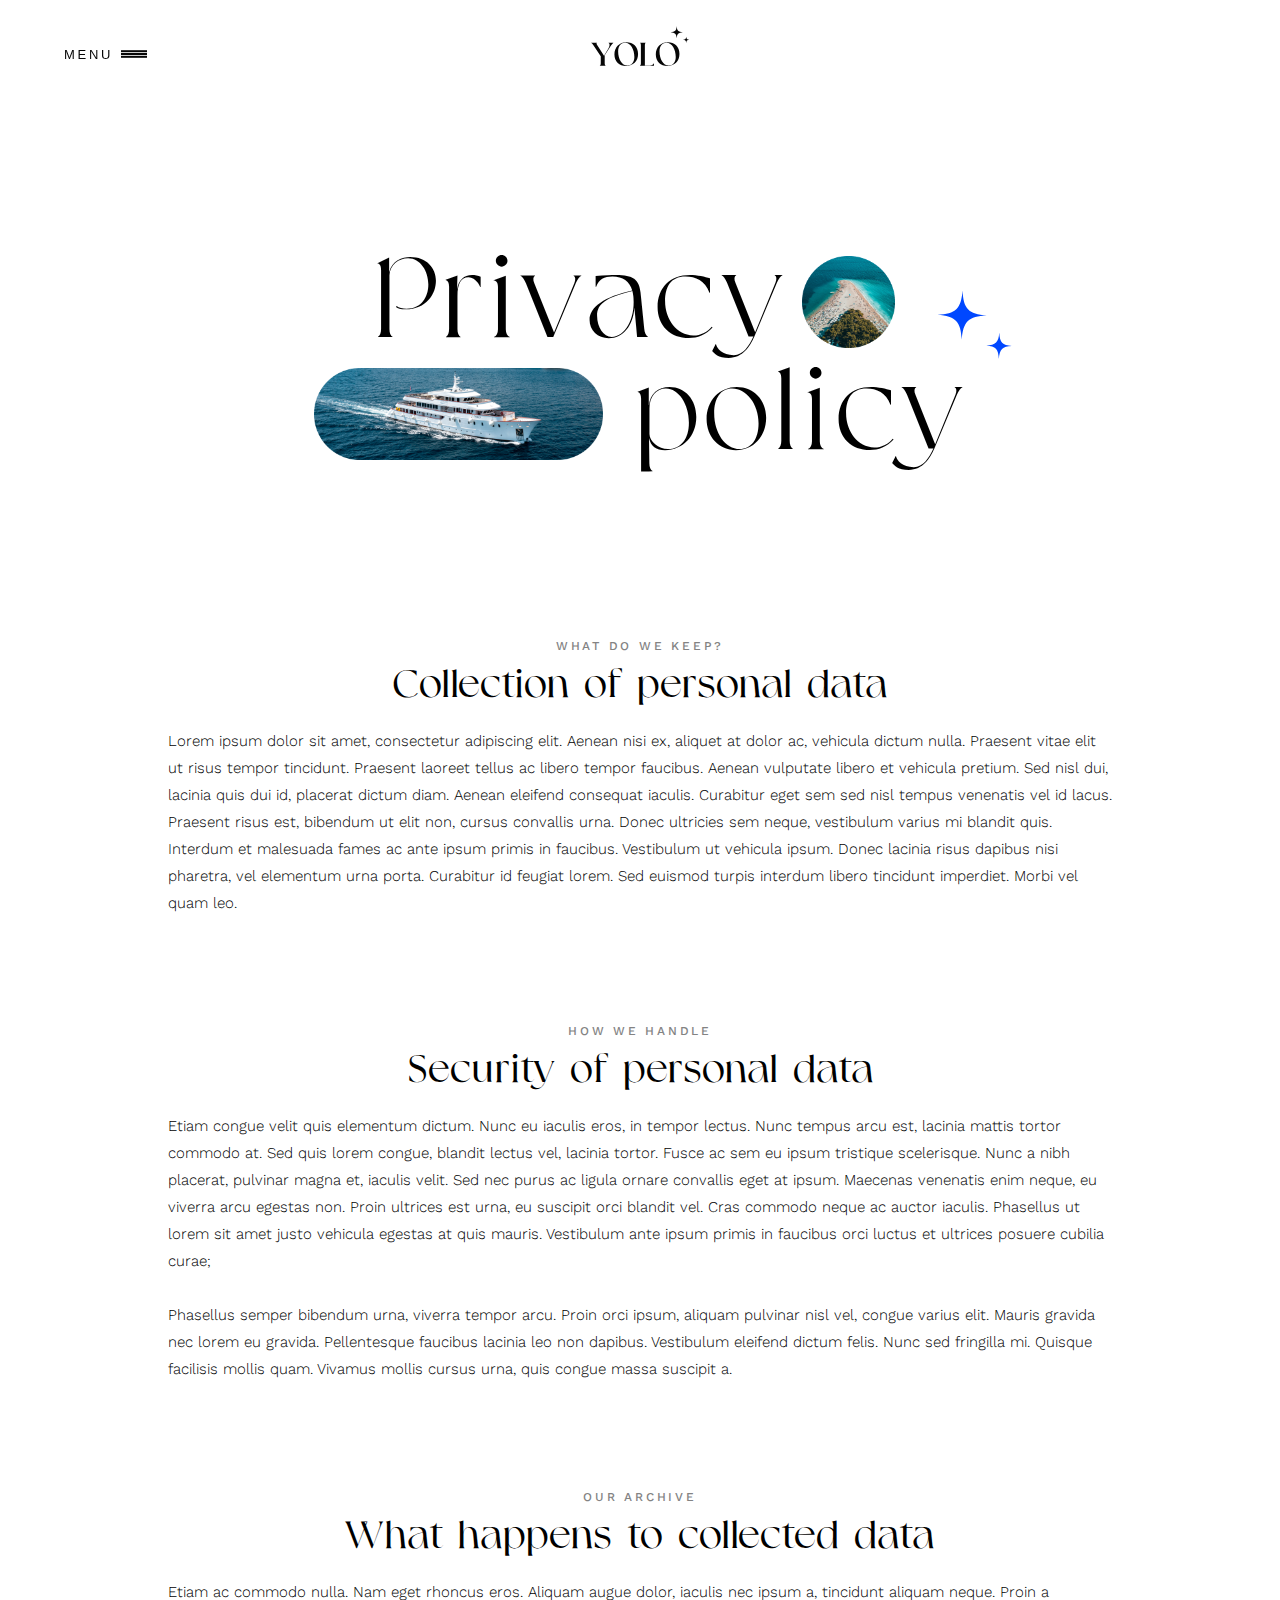
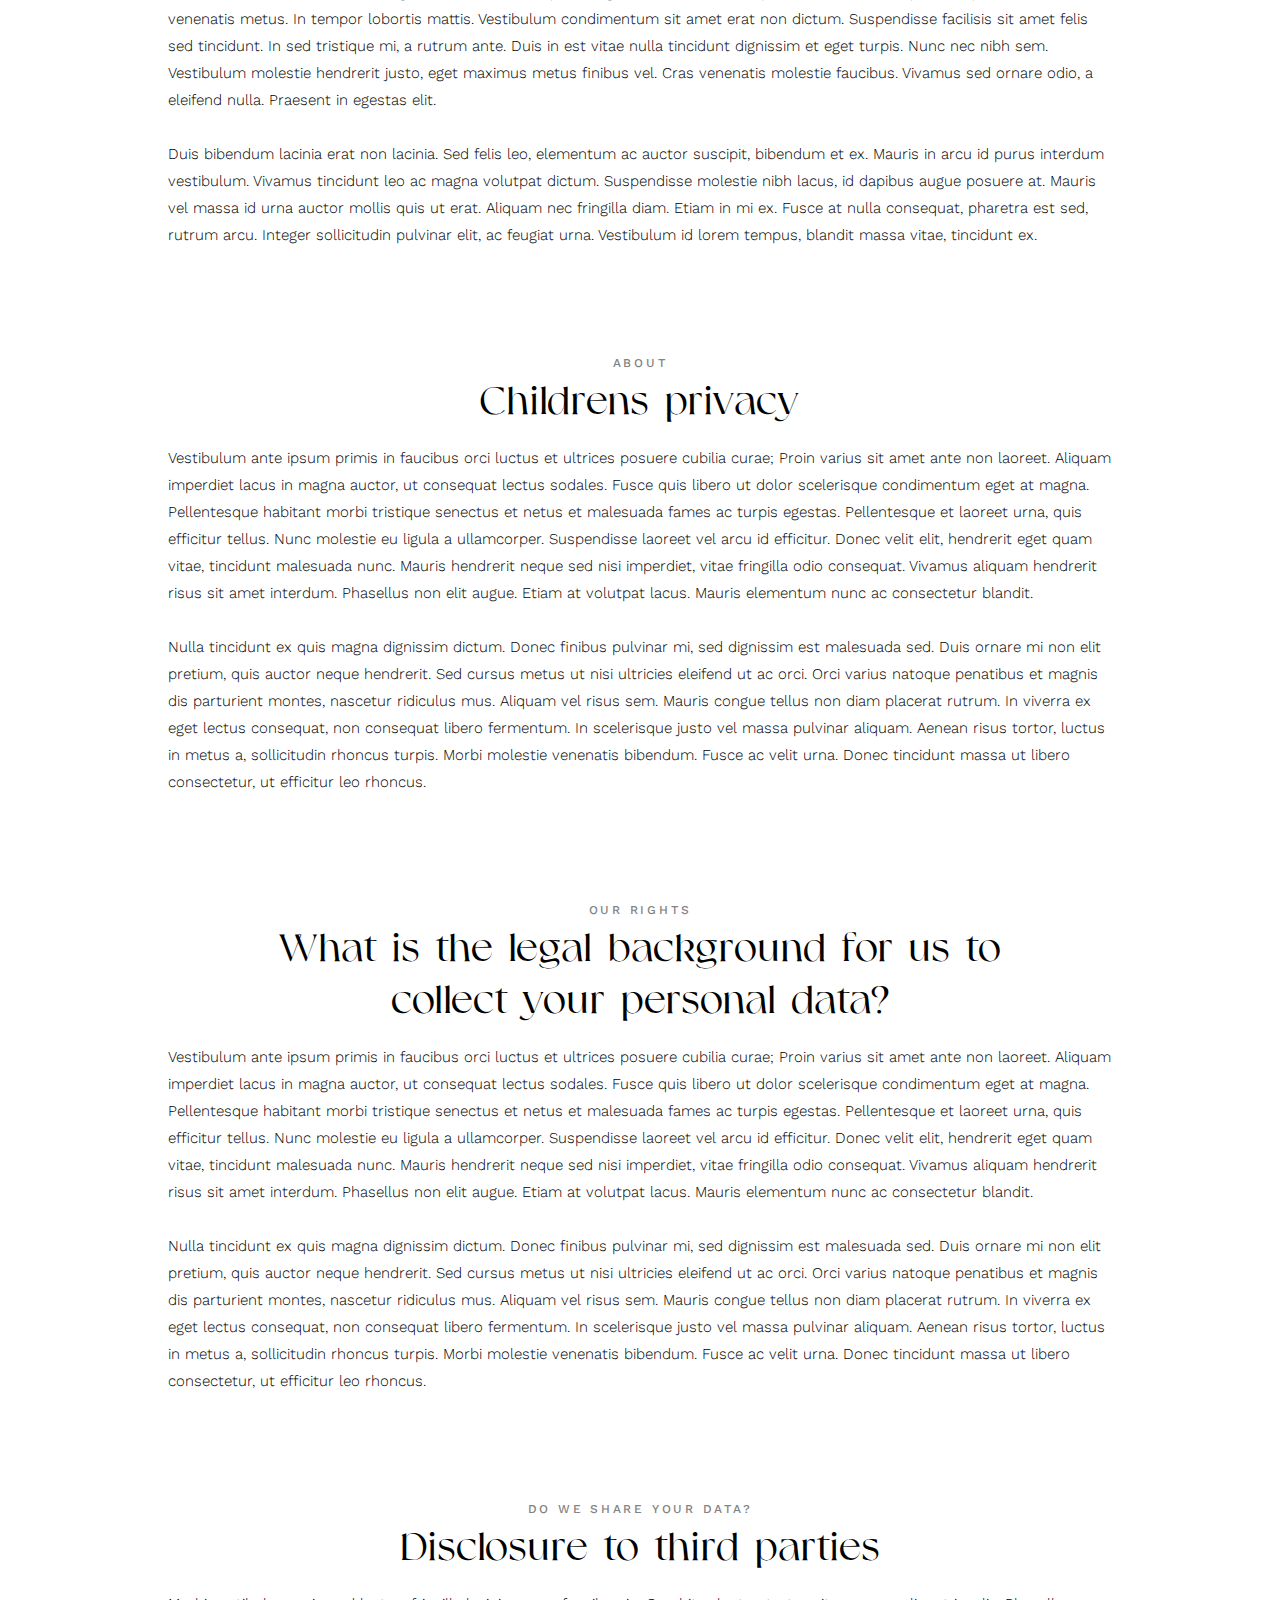
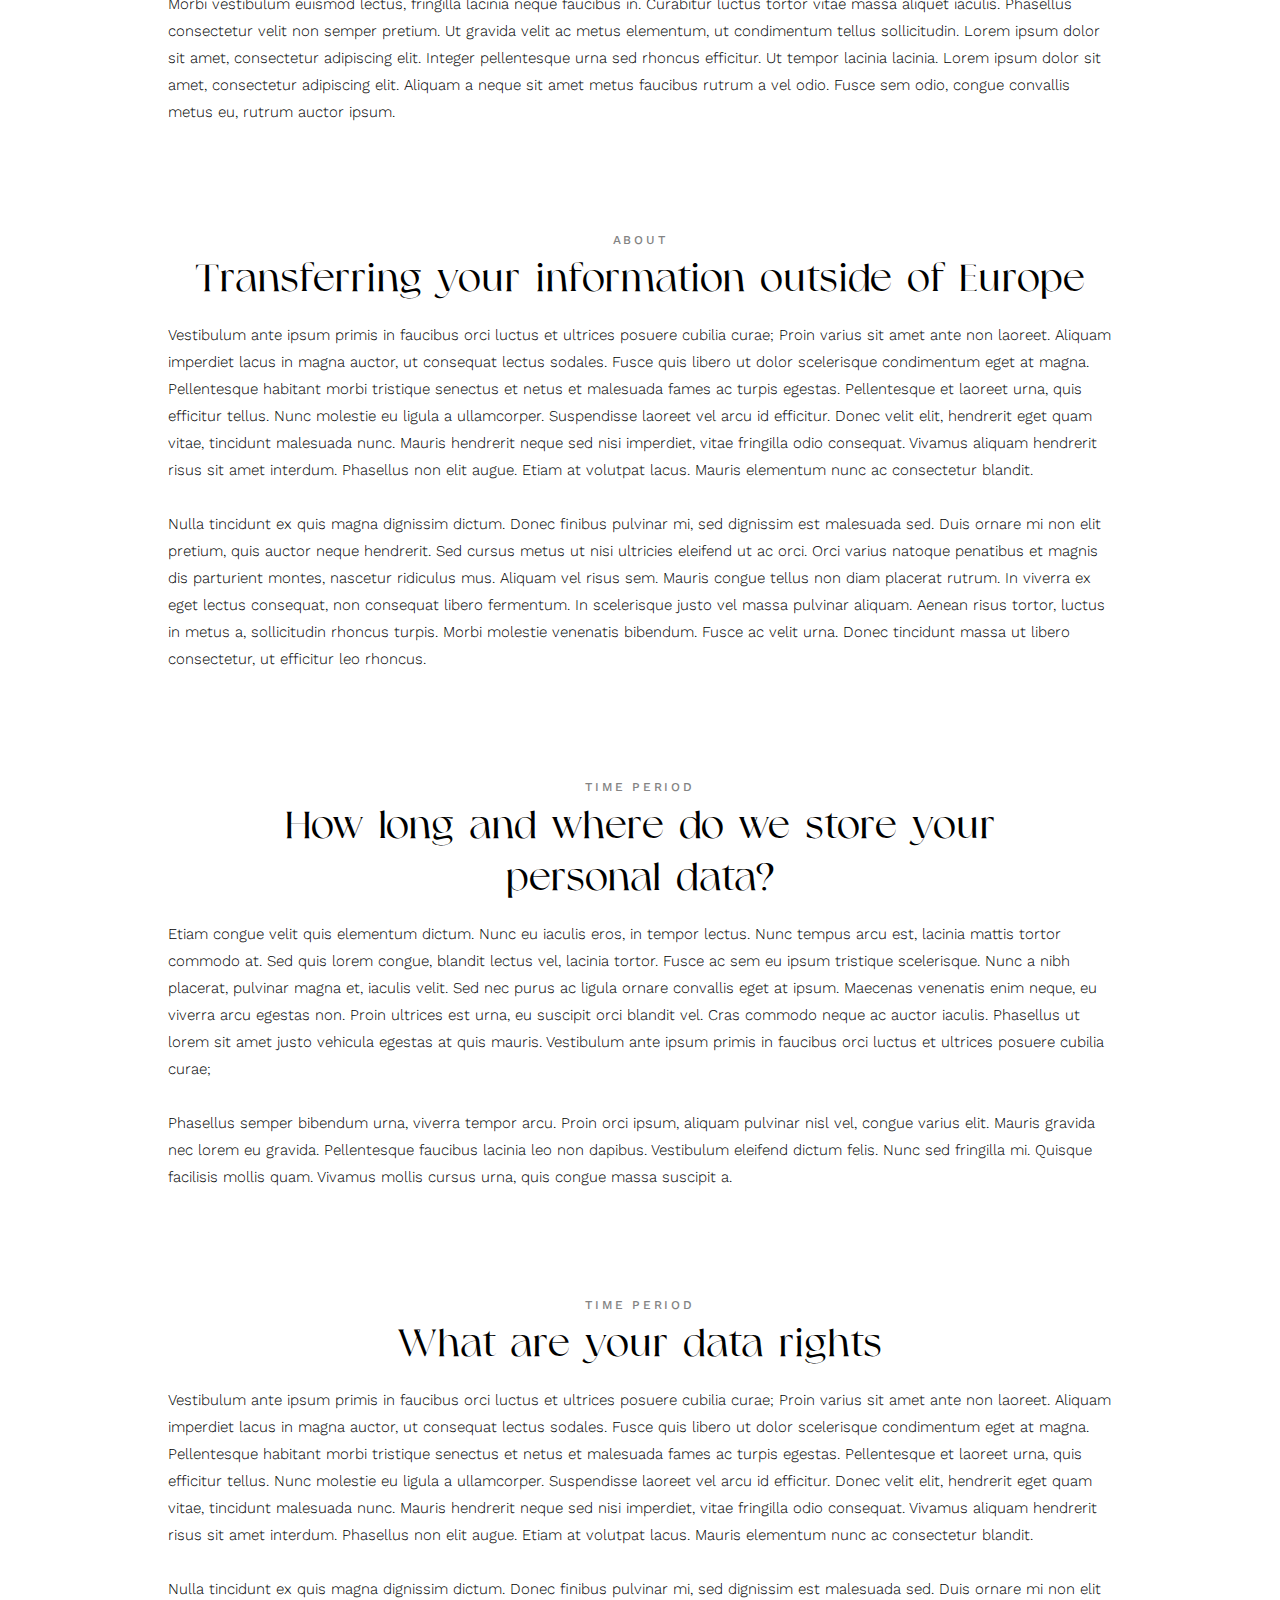
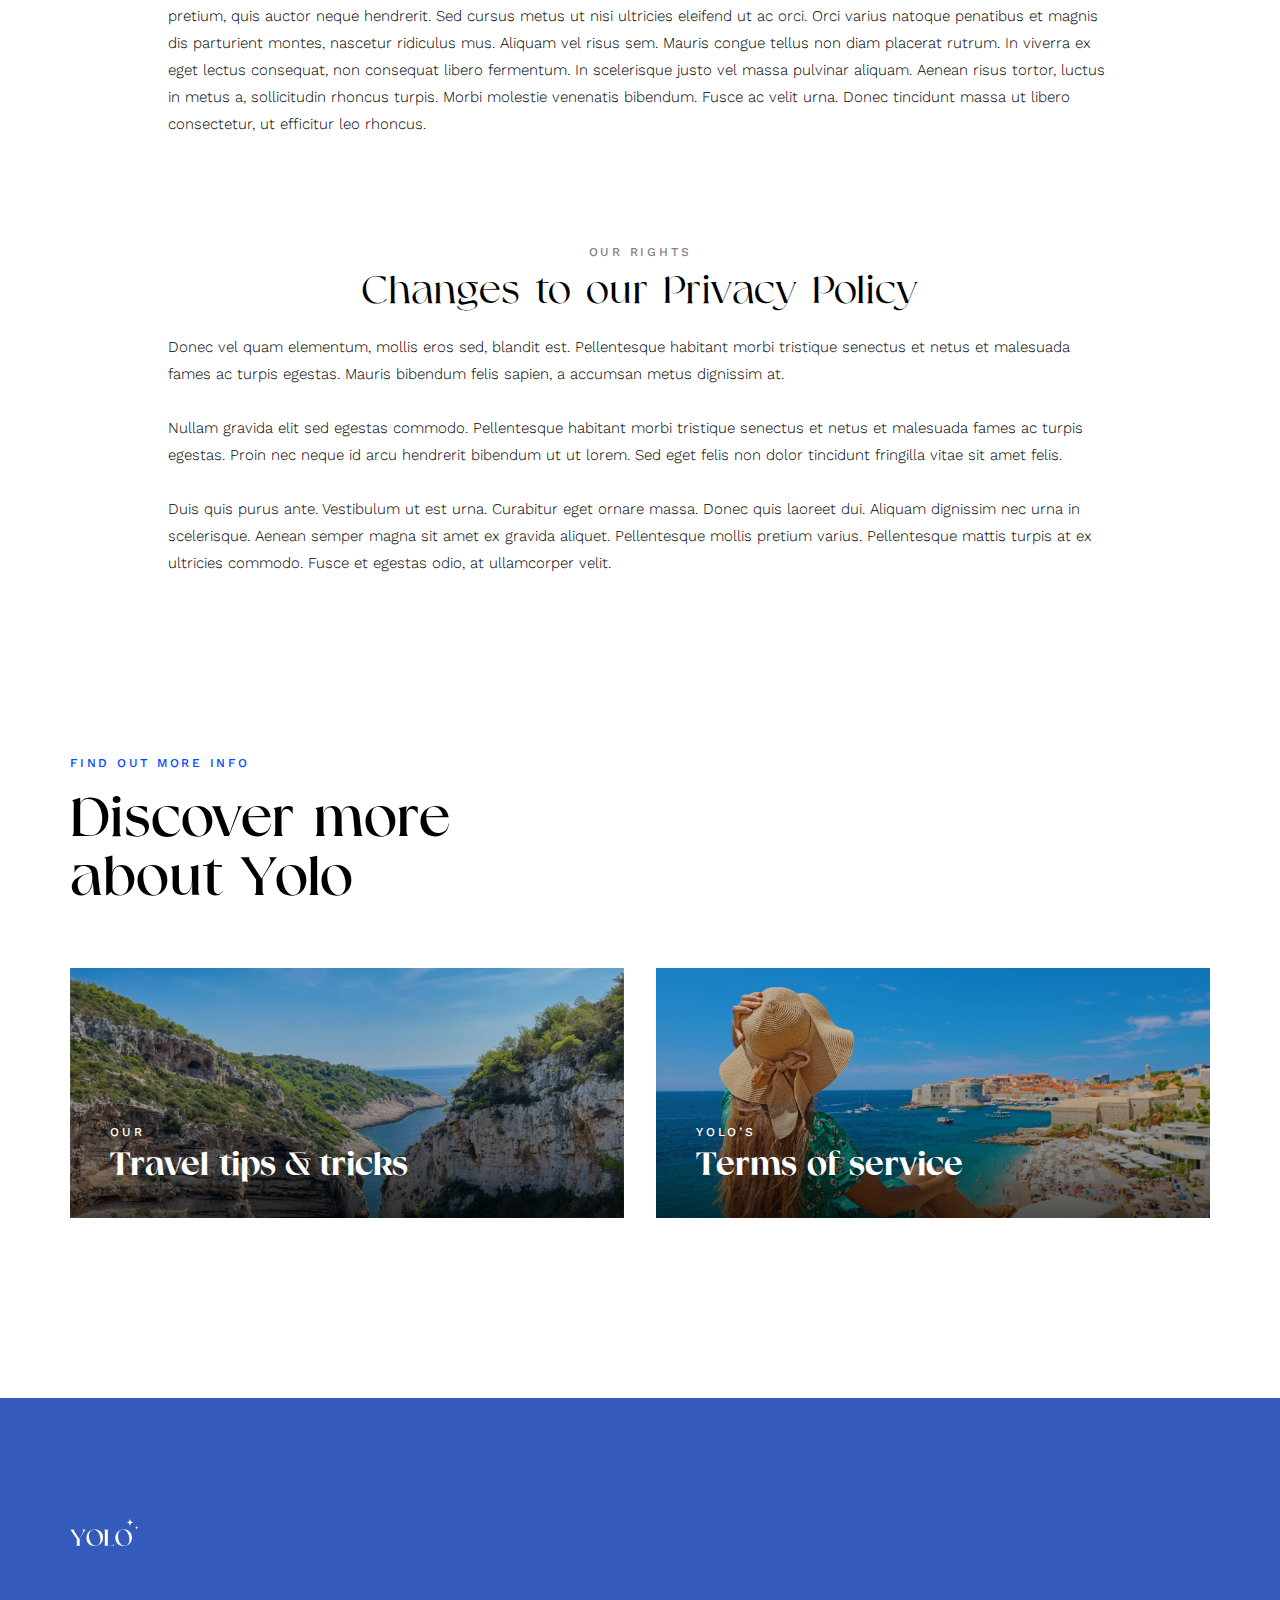
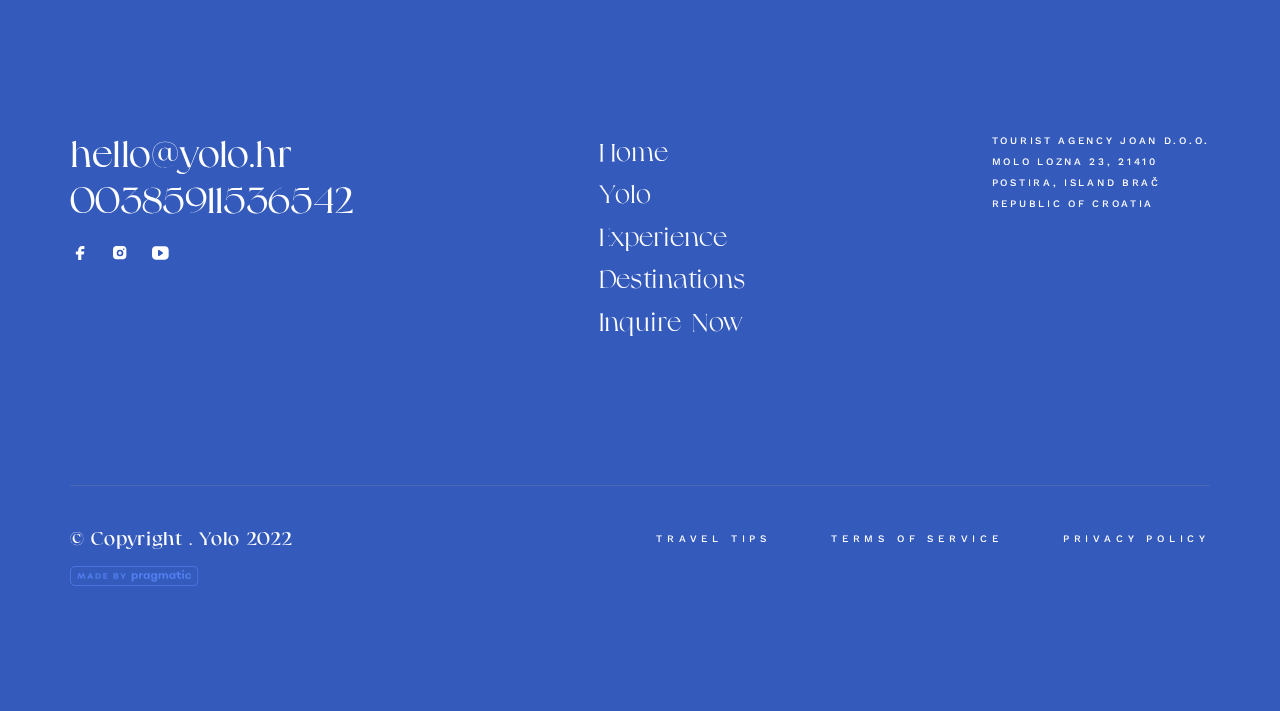
<file: Privacy.html>
<!DOCTYPE html>
<html lang="en">
<head>
    <meta charset="UTF-8">
    <meta http-equiv="X-UA-Compatible" content="IE=edge">
    <meta name="viewport" content="width=device-width, initial-scale=1.0">
    <link rel="stylesheet" type="text/css" href="./general.css">
    <link rel="stylesheet" type="text/css" href="./css/privacy.css">
    <link rel="preconnect" href="https://fonts.googleapis.com">
    <link rel="preconnect" href="https://fonts.googleapis.com">
    <link rel="preconnect" href="https://fonts.gstatic.com" crossorigin>
    <link href="https://fonts.googleapis.com/css2?family=Work+Sans:wght@300;500&display=swap" rel="stylesheet">
    <link href="http://fonts.cdnfonts.com/css/clash-display" rel="stylesheet">
    <title>Document</title>
</head>
<body>
  
    <div class="menu-full" >
        <div class="navbar">
            <div onclick="menu()" class="han-menu-full">
                <div class="menu-text">MENU </div>
                
            <div class="han-menu">
                <div class="han-burger"></div>
            </div>
            </div>
      
        <img src="assets/img/Logo.svg" alt="">
            <div class="placeholder"></div>
        </div>
        <div class="menu-div maxw grid container">
            <h3 onClick="location.href='Index.html'">  Home </h3>
                <h3 onClick="location.href='Yolo.html'"> Yolo </h3>
                <h3 onClick="location.href='Expirience.html'">Experience </h3>
                    <h3 onClick="location.href='Destination.html'">Destinations </h3>
                        <h3 onClick="location.href='Inquire.html'">Inquire Now</h3>
        </div>
    </div>
    <div class="naslov">
        
    <div>
        <h1 class="mega_title">Privacy</h1>
        <img src="assets/img/Ellipse-9 (1).webp" alt="Naslov_slika">
        
    </div>
    <div>
        
        <img src="assets/img/Rectangle-63 (1).webp" alt="Naslov_slika">
        
        <h1 class="mega_title">policy</h1>
    </div>
    <img class="shine" src="assets/img/Shine.svg" alt="">
    </div>

    <div class="maxw container">

        <section class="terms">
            <div class="grid">
<div class="term">
    <h5>WHAT DO WE KEEP?</h5>
    <h3>Collection of personal data</h3>
<p>Lorem ipsum dolor sit amet, consectetur adipiscing elit. Aenean nisi ex, aliquet at dolor ac, vehicula dictum nulla. Praesent vitae elit ut risus tempor tincidunt. Praesent laoreet tellus ac libero tempor faucibus. Aenean vulputate libero et vehicula pretium. Sed nisl dui, lacinia quis dui id, placerat dictum diam. Aenean eleifend consequat iaculis. Curabitur eget sem sed nisl tempus venenatis vel id lacus. Praesent risus est, bibendum ut elit non, cursus convallis urna. Donec ultricies sem neque, vestibulum varius mi blandit quis. Interdum et malesuada fames ac ante ipsum primis in faucibus. Vestibulum ut vehicula ipsum. Donec lacinia risus dapibus nisi pharetra, vel elementum urna porta. Curabitur id feugiat lorem. Sed euismod turpis interdum libero tincidunt imperdiet. Morbi vel quam leo.</p>
</div>
<div class="term">
    <h5>HOW WE HANDLE</h5>
    <h3>Security of personal data</h3>
<p>Etiam congue velit quis elementum dictum. Nunc eu iaculis eros, in tempor lectus. Nunc tempus arcu est, lacinia mattis tortor commodo at. Sed quis lorem congue, blandit lectus vel, lacinia tortor. Fusce ac sem eu ipsum tristique scelerisque. Nunc a nibh placerat, pulvinar magna et, iaculis velit. Sed nec purus ac ligula ornare convallis eget at ipsum. Maecenas venenatis enim neque, eu viverra arcu egestas non. Proin ultrices est urna, eu suscipit orci blandit vel. Cras commodo neque ac auctor iaculis. Phasellus ut lorem sit amet justo vehicula egestas at quis mauris. Vestibulum ante ipsum primis in faucibus orci luctus et ultrices posuere cubilia curae;
<br><br>
    Phasellus semper bibendum urna, viverra tempor arcu. Proin orci ipsum, aliquam pulvinar nisl vel, congue varius elit. Mauris gravida nec lorem eu gravida. Pellentesque faucibus lacinia leo non dapibus. Vestibulum eleifend dictum felis. Nunc sed fringilla mi. Quisque facilisis mollis quam. Vivamus mollis cursus urna, quis congue massa suscipit a.</p>
</div>
<div class="term">
    <h5>OUR ARCHIVE</h5>
    <h3>What happens to collected data</h3>
<p>Etiam ac commodo nulla. Nam eget rhoncus eros. Aliquam augue dolor, iaculis nec ipsum a, tincidunt aliquam neque. Proin a venenatis metus. In tempor lobortis mattis. Vestibulum condimentum sit amet erat non dictum. Suspendisse facilisis sit amet felis sed tincidunt. In sed tristique mi, a rutrum ante. Duis in est vitae nulla tincidunt dignissim et eget turpis. Nunc nec nibh sem. Vestibulum molestie hendrerit justo, eget maximus metus finibus vel. Cras venenatis molestie faucibus. Vivamus sed ornare odio, a eleifend nulla. Praesent in egestas elit.
<br><br>
    Duis bibendum lacinia erat non lacinia. Sed felis leo, elementum ac auctor suscipit, bibendum et ex. Mauris in arcu id purus interdum vestibulum. Vivamus tincidunt leo ac magna volutpat dictum. Suspendisse molestie nibh lacus, id dapibus augue posuere at. Mauris vel massa id urna auctor mollis quis ut erat. Aliquam nec fringilla diam. Etiam in mi ex. Fusce at nulla consequat, pharetra est sed, rutrum arcu. Integer sollicitudin pulvinar elit, ac feugiat urna. Vestibulum id lorem tempus, blandit massa vitae, tincidunt ex.</p>
</div>
<div class="term">
    <h5>ABOUT</h5>
    <h3>Childrens privacy</h3>
    <p>Vestibulum ante ipsum primis in faucibus orci luctus et ultrices posuere cubilia curae; Proin varius sit amet ante non laoreet. Aliquam imperdiet lacus in magna auctor, ut consequat lectus sodales. Fusce quis libero ut dolor scelerisque condimentum eget at magna. Pellentesque habitant morbi tristique senectus et netus et malesuada fames ac turpis egestas. Pellentesque et laoreet urna, quis efficitur tellus. Nunc molestie eu ligula a ullamcorper. Suspendisse laoreet vel arcu id efficitur. Donec velit elit, hendrerit eget quam vitae, tincidunt malesuada nunc. Mauris hendrerit neque sed nisi imperdiet, vitae fringilla odio consequat. Vivamus aliquam hendrerit risus sit amet interdum. Phasellus non elit augue. Etiam at volutpat lacus. Mauris elementum nunc ac consectetur blandit.
<br> <br>
        Nulla tincidunt ex quis magna dignissim dictum. Donec finibus pulvinar mi, sed dignissim est malesuada sed. Duis ornare mi non elit pretium, quis auctor neque hendrerit. Sed cursus metus ut nisi ultricies eleifend ut ac orci. Orci varius natoque penatibus et magnis dis parturient montes, nascetur ridiculus mus. Aliquam vel risus sem. Mauris congue tellus non diam placerat rutrum. In viverra ex eget lectus consequat, non consequat libero fermentum. In scelerisque justo vel massa pulvinar aliquam. Aenean risus tortor, luctus in metus a, sollicitudin rhoncus turpis. Morbi molestie venenatis bibendum. Fusce ac velit urna. Donec tincidunt massa ut libero consectetur, ut efficitur leo rhoncus.</p>
</div>
<div class="term">
    <h5>OUR RIGHTS</h5>
    <h3>What is the legal background for us to <br class="mobile-none">
        collect your personal data?</h3>
<p>Vestibulum ante ipsum primis in faucibus orci luctus et ultrices posuere cubilia curae; Proin varius sit amet ante non laoreet. Aliquam imperdiet lacus in magna auctor, ut consequat lectus sodales. Fusce quis libero ut dolor scelerisque condimentum eget at magna. Pellentesque habitant morbi tristique senectus et netus et malesuada fames ac turpis egestas. Pellentesque et laoreet urna, quis efficitur tellus. Nunc molestie eu ligula a ullamcorper. Suspendisse laoreet vel arcu id efficitur. Donec velit elit, hendrerit eget quam vitae, tincidunt malesuada nunc. Mauris hendrerit neque sed nisi imperdiet, vitae fringilla odio consequat. Vivamus aliquam hendrerit risus sit amet interdum. Phasellus non elit augue. Etiam at volutpat lacus. Mauris elementum nunc ac consectetur blandit.
<br> <br>
    Nulla tincidunt ex quis magna dignissim dictum. Donec finibus pulvinar mi, sed dignissim est malesuada sed. Duis ornare mi non elit pretium, quis auctor neque hendrerit. Sed cursus metus ut nisi ultricies eleifend ut ac orci. Orci varius natoque penatibus et magnis dis parturient montes, nascetur ridiculus mus. Aliquam vel risus sem. Mauris congue tellus non diam placerat rutrum. In viverra ex eget lectus consequat, non consequat libero fermentum. In scelerisque justo vel massa pulvinar aliquam. Aenean risus tortor, luctus in metus a, sollicitudin rhoncus turpis. Morbi molestie venenatis bibendum. Fusce ac velit urna. Donec tincidunt massa ut libero consectetur, ut efficitur leo rhoncus.</p>
</div>
<div class="term">
    <h5>DO WE SHARE YOUR DATA?</h5>
    <h3>Disclosure to third parties</h3>
    <p>Morbi vestibulum euismod lectus, fringilla lacinia neque faucibus in. Curabitur luctus tortor vitae massa aliquet iaculis. Phasellus consectetur velit non semper pretium. Ut gravida velit ac metus elementum, ut condimentum tellus sollicitudin. Lorem ipsum dolor sit amet, consectetur adipiscing elit. Integer pellentesque urna sed rhoncus efficitur. Ut tempor lacinia lacinia. Lorem ipsum dolor sit amet, consectetur adipiscing elit. Aliquam a neque sit amet metus faucibus rutrum a vel odio. Fusce sem odio, congue convallis metus eu, rutrum auctor ipsum.</p>
</div>
<div class="term">
    <h5>ABOUT</h5>
    <h3>Transferring your information outside of Europe</h3>
<p>Vestibulum ante ipsum primis in faucibus orci luctus et ultrices posuere cubilia curae; Proin varius sit amet ante non laoreet. Aliquam imperdiet lacus in magna auctor, ut consequat lectus sodales. Fusce quis libero ut dolor scelerisque condimentum eget at magna. Pellentesque habitant morbi tristique senectus et netus et malesuada fames ac turpis egestas. Pellentesque et laoreet urna, quis efficitur tellus. Nunc molestie eu ligula a ullamcorper. Suspendisse laoreet vel arcu id efficitur. Donec velit elit, hendrerit eget quam vitae, tincidunt malesuada nunc. Mauris hendrerit neque sed nisi imperdiet, vitae fringilla odio consequat. Vivamus aliquam hendrerit risus sit amet interdum. Phasellus non elit augue. Etiam at volutpat lacus. Mauris elementum nunc ac consectetur blandit.
<br> <br>
    Nulla tincidunt ex quis magna dignissim dictum. Donec finibus pulvinar mi, sed dignissim est malesuada sed. Duis ornare mi non elit pretium, quis auctor neque hendrerit. Sed cursus metus ut nisi ultricies eleifend ut ac orci. Orci varius natoque penatibus et magnis dis parturient montes, nascetur ridiculus mus. Aliquam vel risus sem. Mauris congue tellus non diam placerat rutrum. In viverra ex eget lectus consequat, non consequat libero fermentum. In scelerisque justo vel massa pulvinar aliquam. Aenean risus tortor, luctus in metus a, sollicitudin rhoncus turpis. Morbi molestie venenatis bibendum. Fusce ac velit urna. Donec tincidunt massa ut libero consectetur, ut efficitur leo rhoncus.</p>
</div>
<div class="term">
    <h5>TIME PERIOD</h5>
    <h3>How long and where do we store your <br>
        personal data?</h3>
        <p>Etiam congue velit quis elementum dictum. Nunc eu iaculis eros, in tempor lectus. Nunc tempus arcu est, lacinia mattis tortor commodo at. Sed quis lorem congue, blandit lectus vel, lacinia tortor. Fusce ac sem eu ipsum tristique scelerisque. Nunc a nibh placerat, pulvinar magna et, iaculis velit. Sed nec purus ac ligula ornare convallis eget at ipsum. Maecenas venenatis enim neque, eu viverra arcu egestas non. Proin ultrices est urna, eu suscipit orci blandit vel. Cras commodo neque ac auctor iaculis. Phasellus ut lorem sit amet justo vehicula egestas at quis mauris. Vestibulum ante ipsum primis in faucibus orci luctus et ultrices posuere cubilia curae;
<br> <br>
            Phasellus semper bibendum urna, viverra tempor arcu. Proin orci ipsum, aliquam pulvinar nisl vel, congue varius elit. Mauris gravida nec lorem eu gravida. Pellentesque faucibus lacinia leo non dapibus. Vestibulum eleifend dictum felis. Nunc sed fringilla mi. Quisque facilisis mollis quam. Vivamus mollis cursus urna, quis congue massa suscipit a.</p>
</div>
<div class="term">
    <h5>TIME PERIOD</h5>
    <h3>What are your data rights</h3>
<p>Vestibulum ante ipsum primis in faucibus orci luctus et ultrices posuere cubilia curae; Proin varius sit amet ante non laoreet. Aliquam imperdiet lacus in magna auctor, ut consequat lectus sodales. Fusce quis libero ut dolor scelerisque condimentum eget at magna. Pellentesque habitant morbi tristique senectus et netus et malesuada fames ac turpis egestas. Pellentesque et laoreet urna, quis efficitur tellus. Nunc molestie eu ligula a ullamcorper. Suspendisse laoreet vel arcu id efficitur. Donec velit elit, hendrerit eget quam vitae, tincidunt malesuada nunc. Mauris hendrerit neque sed nisi imperdiet, vitae fringilla odio consequat. Vivamus aliquam hendrerit risus sit amet interdum. Phasellus non elit augue. Etiam at volutpat lacus. Mauris elementum nunc ac consectetur blandit.
<br> <br>
    Nulla tincidunt ex quis magna dignissim dictum. Donec finibus pulvinar mi, sed dignissim est malesuada sed. Duis ornare mi non elit pretium, quis auctor neque hendrerit. Sed cursus metus ut nisi ultricies eleifend ut ac orci. Orci varius natoque penatibus et magnis dis parturient montes, nascetur ridiculus mus. Aliquam vel risus sem. Mauris congue tellus non diam placerat rutrum. In viverra ex eget lectus consequat, non consequat libero fermentum. In scelerisque justo vel massa pulvinar aliquam. Aenean risus tortor, luctus in metus a, sollicitudin rhoncus turpis. Morbi molestie venenatis bibendum. Fusce ac velit urna. Donec tincidunt massa ut libero consectetur, ut efficitur leo rhoncus.</p>
</div>
<div class="term">
    <h5>OUR RIGHTS</h5>
    <h3>Changes to our Privacy Policy</h3>
    <p>Donec vel quam elementum, mollis eros sed, blandit est. Pellentesque habitant morbi tristique senectus et netus et malesuada fames ac turpis egestas. Mauris bibendum felis sapien, a accumsan metus dignissim at. 
<br><br>
        Nullam gravida elit sed egestas commodo. Pellentesque habitant morbi tristique senectus et netus et malesuada fames ac turpis egestas. Proin nec neque id arcu hendrerit bibendum ut ut lorem. Sed eget felis non dolor tincidunt fringilla vitae sit amet felis.
        <br><br>
        Duis quis purus ante. Vestibulum ut est urna. Curabitur eget ornare massa. Donec quis laoreet dui. Aliquam dignissim nec urna in scelerisque. Aenean semper magna sit amet ex gravida aliquet. Pellentesque mollis pretium varius. Pellentesque mattis turpis at ex ultricies commodo. Fusce et egestas odio, at ullamcorper velit.</p>
</div>
            </div>
        </section>



    <section  class="paralax22">
    <div class="grid">
            <div class="e_text">
            <h5>FIND OUT MORE INFO</h5>
            <h2>Discover more
                about Yolo</h2>
            </div>
    </div>
<div class=" boxes grid "> 
<div class="box" onClick="location.href='Travel.html'">
    <div class="box_image_holder">
    <picture>
        <img src="assets/img/Frame-88 (2).webp" alt="">
    </picture></div>
    <div class="box_content">
        <h5>OUR</h5>
        <h4>Travel tips & tricks</h4>

        
    
        
    </div>
</div>
<div class="box" onClick="location.href='Terms.html'">
    <div class="box_image_holder">
    <picture>
        <img src="assets/img/Frame-113 (2).webp" alt="">
    </picture></div>
     <div class="box_content">
        <h5>YOLO’S</h5>
        <h4>Terms of service</h4>
     </div>
</div>
</div>
    </section>
    
</div>
<footer class="paralaxexp2">
    <div class="footer_grid container">
 <div class="top">
     <img src="assets/img/Group-104.webp" height="28px" width="68.95px"alt="">
 </div>
 <div class="mid">
     <div> <h2> hello@yolo.hr <br>00385911536542</h2><div class="socials"><img src="assets/img/icons/Frame.svg" alt=""><img src="assets/img/icons/Frame2.svg" alt=""><img src="assets/img/icons/Frame3.svg" alt=""></div></div>
     <div><h3 onClick="location.href='Index.html'">  Home </h3>
        <h3 onClick="location.href='Yolo.html'"> Yolo </h3>
        <h3 onClick="location.href='Expirience.html'">Experience </h3>
            <h3 onClick="location.href='Destination.html'">Destinations </h3>
                <h3 onClick="location.href='Inquire.html'">Inquire Now</h3></div>
     <div><h5> TOURIST AGENCY JOAN D.O.O.<br>
         Molo Lozna 23, 21410 <br>
         Postira, island brač<br>
         republic of croatia</h5></div>
 </div>
 <div class="bot">   
    <div class="column">
     <h4>© Copyright . Yolo 2022</h4>
     <img src="assets/img/Frame.svg" alt="">
    </div>
 <div><a href="Travel.html">Travel Tips</a><a href="Terms.html">terms of service</a><a href="Privacy.html">Privacy policy</a></div>
 </div>
</div>
 </footer>
 <div id="down-button"></div>
 <script src="js/general.js"></script>
</body>
</html>
</file>
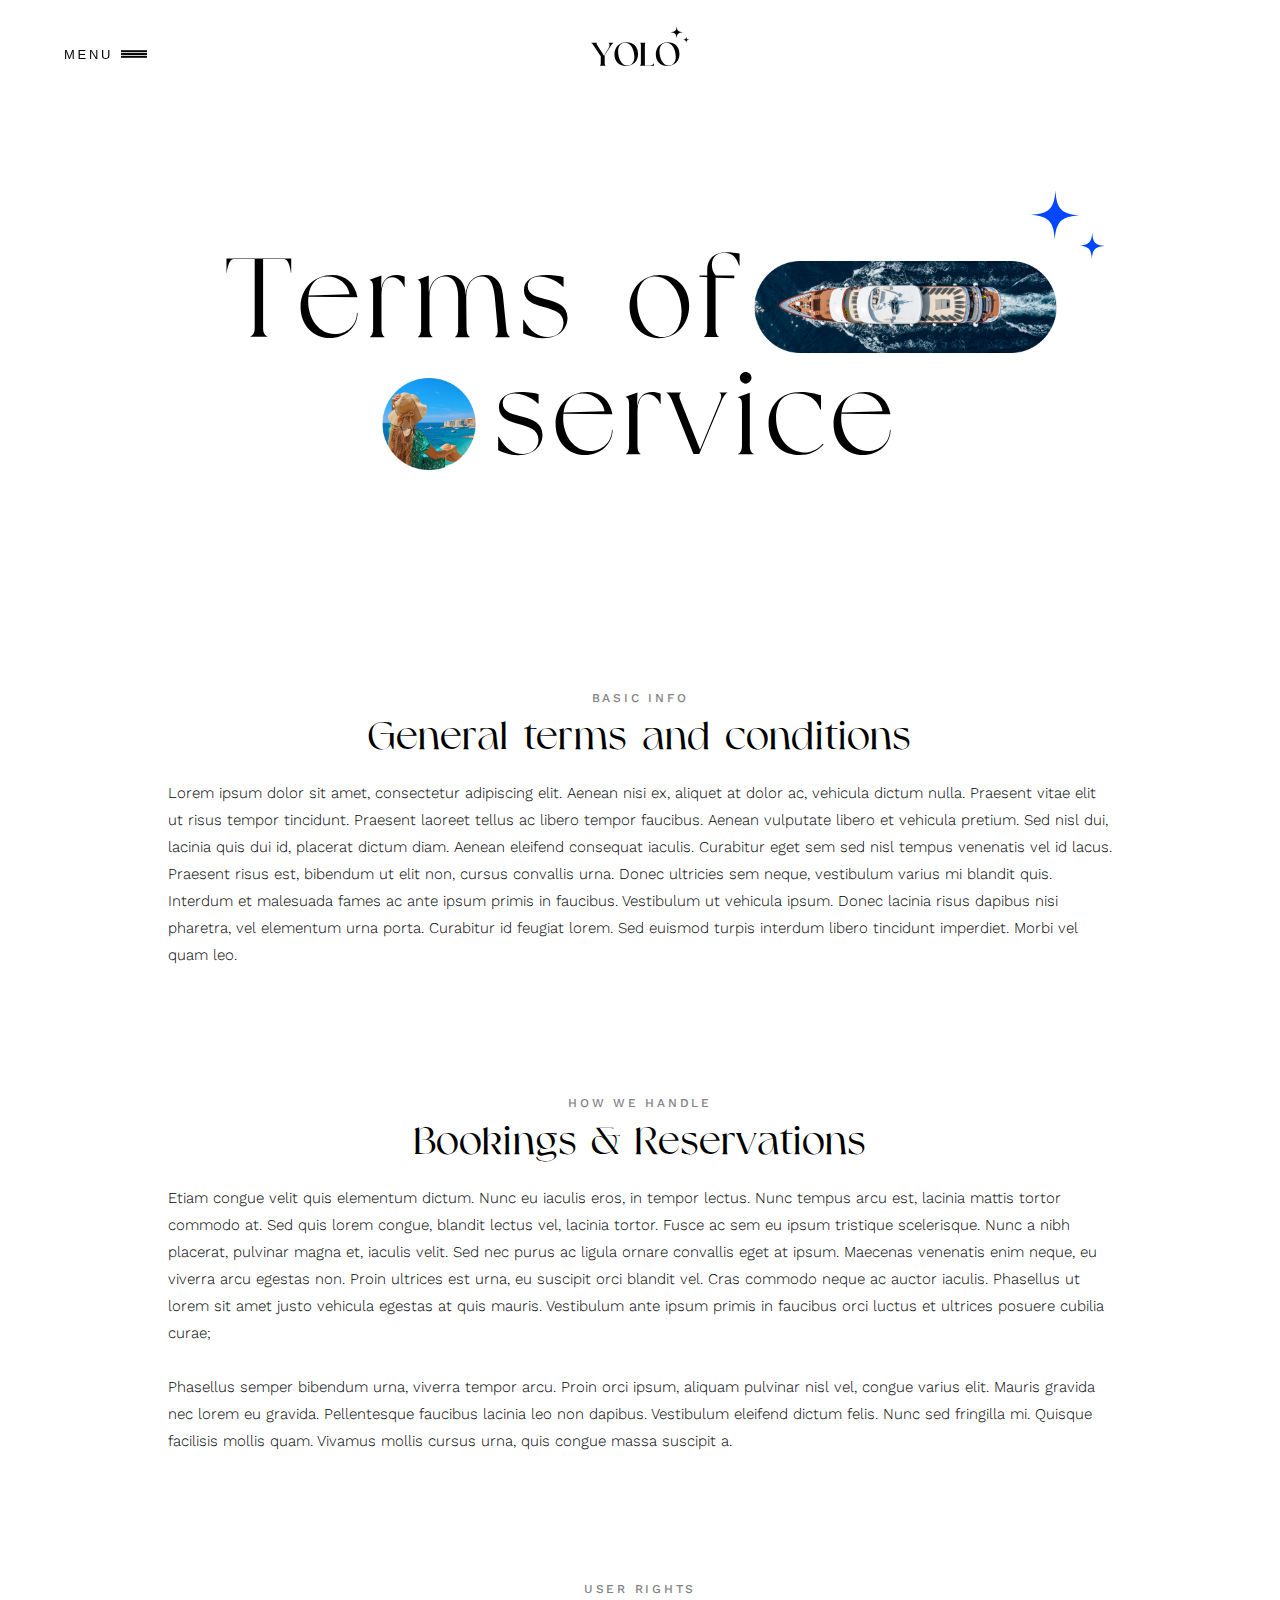
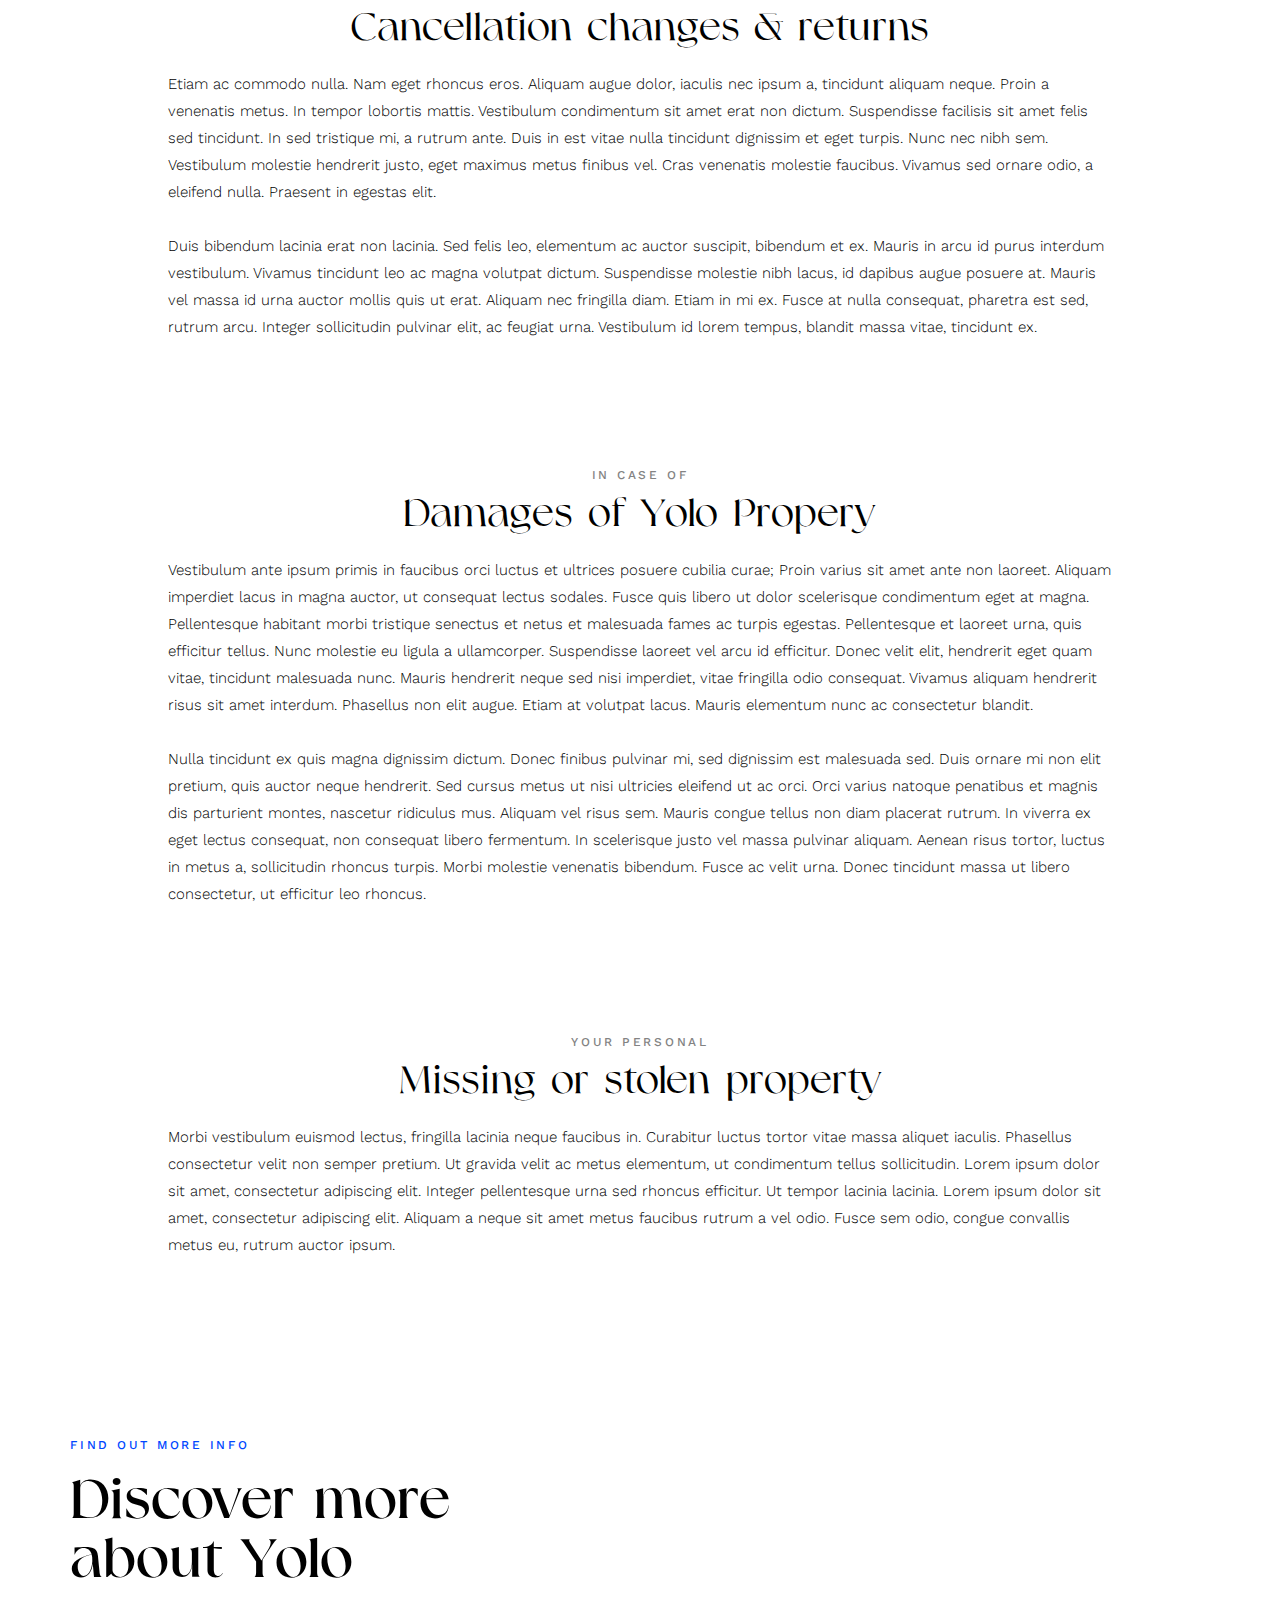
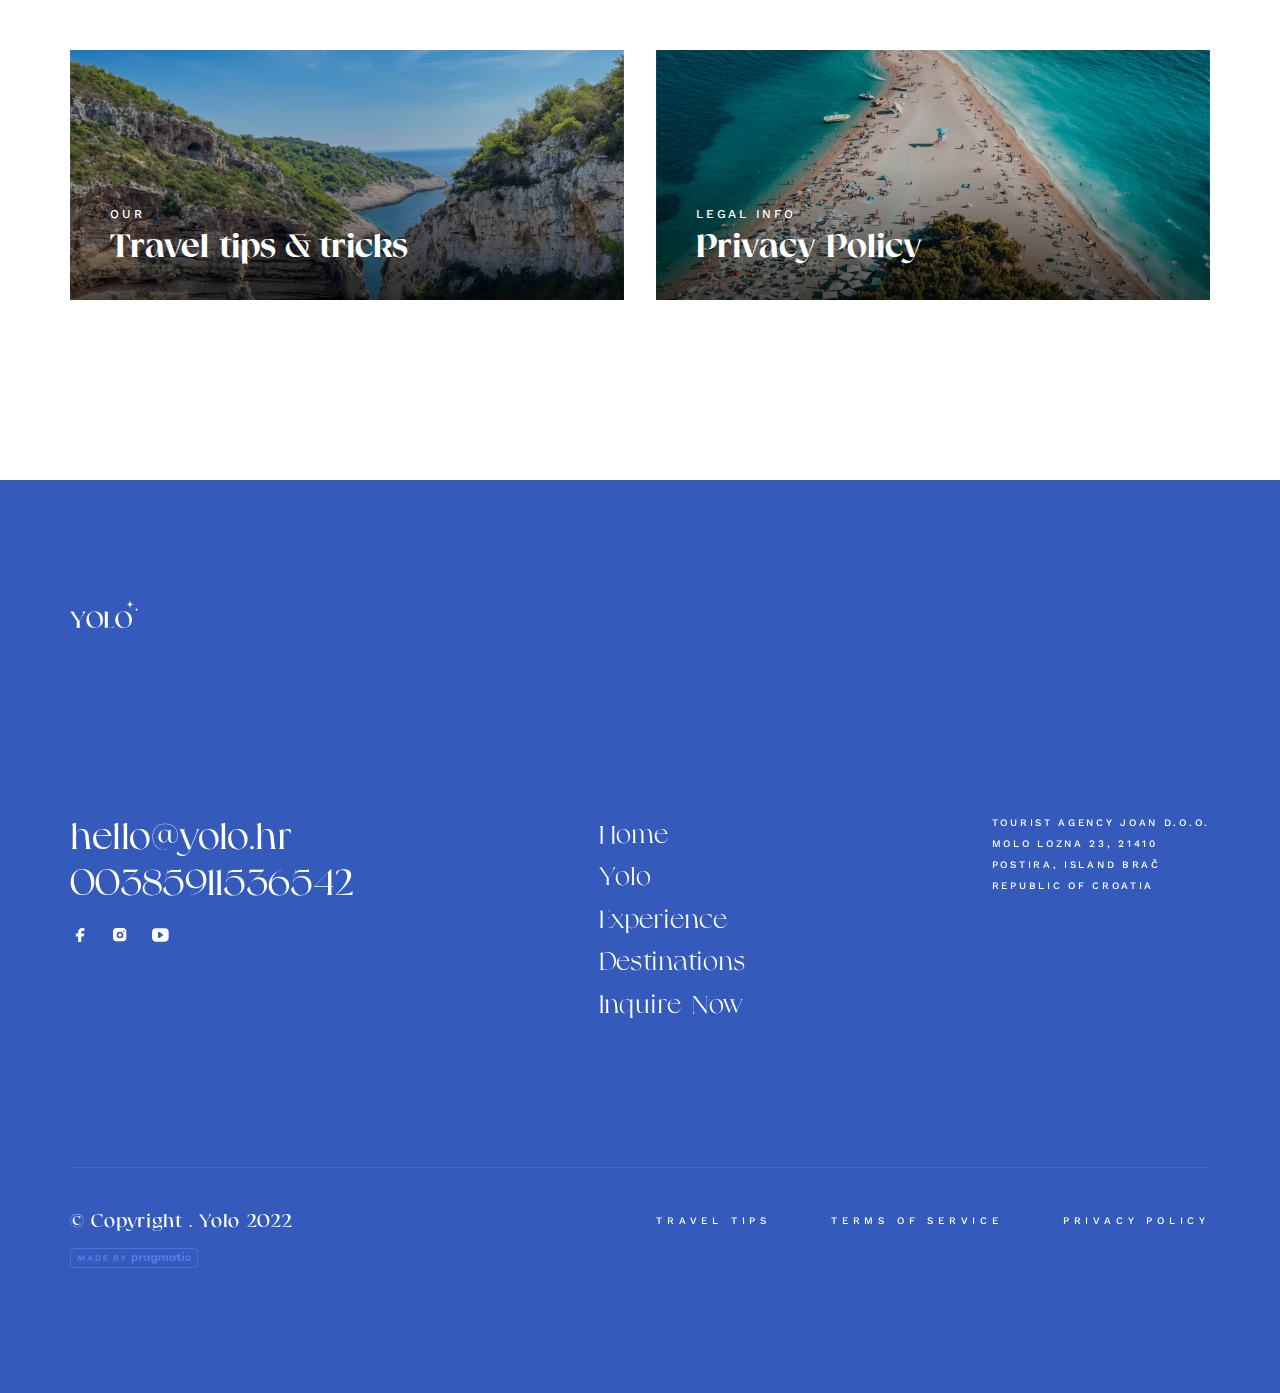
<file: Terms.html>
<!DOCTYPE html>
<html lang="en">
<head>
    <meta charset="UTF-8">
    <meta http-equiv="X-UA-Compatible" content="IE=edge">
    <meta name="viewport" content="width=device-width, initial-scale=1.0">
    <link rel="stylesheet" type="text/css" href="./general.css">
    <link rel="stylesheet" type="text/css" href="./css/terms.css">
    <link rel="preconnect" href="https://fonts.googleapis.com">
    <link rel="preconnect" href="https://fonts.googleapis.com">
    <link rel="preconnect" href="https://fonts.gstatic.com" crossorigin>
    <link href="https://fonts.googleapis.com/css2?family=Work+Sans:wght@300;500&display=swap" rel="stylesheet">
    <link href="http://fonts.cdnfonts.com/css/clash-display" rel="stylesheet">
    <title>Document</title>
</head>
<body>
    <div class="menu-full" >
        <div class="navbar">
            <div onclick="menu()" class="han-menu-full">
                <div class="menu-text">MENU </div>
                
            <div class="han-menu">
                <div class="han-burger"></div>
            </div>
            </div>

        <img src="assets/img/Logo.svg" alt="">
            <div class="placeholder"></div>
        </div>
        <div class="menu-div maxw grid container">
            <h3 onClick="location.href='Index.html'">  Home </h3>
                <h3 onClick="location.href='Yolo.html'"> Yolo </h3>
                <h3 onClick="location.href='Expirience.html'">Experience </h3>
                    <h3 onClick="location.href='Destination.html'">Destinations </h3>
                        <h3 onClick="location.href='Inquire.html'">Inquire Now</h3>
        </div>
    </div>
    <div class="naslov">
        <div>
        <h1 class="mega_title">Terms of</h1>
        <img src="assets/img/Rectangle-63.webp" class="mobile-none"alt="Naslov_slika">
        <img src="assets/img/Rectangle-63 (2).webp" class="desktop_none" alt="">
    </div>
    <div>
        <img src="assets/img/Ellipse-9.webp" alt="Naslov_slika">
        <h1 class="mega_title">service</h1>
    </div>
    <img class="shine" src="assets/img/Shine.svg" alt="">
    </div>
    
<section class="paralax22">
    <div class="maxw container ">

        <section class="terms">
            <div class="grid">
<div class="term">
    <h5>Basic info</h5>
    <h3>General terms and conditions</h3>
    <p>Lorem ipsum dolor sit amet, consectetur adipiscing elit. Aenean nisi ex, aliquet at dolor ac, vehicula dictum nulla. Praesent vitae elit ut risus tempor tincidunt. Praesent laoreet tellus ac libero tempor faucibus. Aenean vulputate libero et vehicula pretium. Sed nisl dui, lacinia quis dui id, placerat dictum diam. Aenean eleifend consequat iaculis. Curabitur eget sem sed nisl tempus venenatis vel id lacus. Praesent risus est, bibendum ut elit non, cursus convallis urna. Donec ultricies sem neque, vestibulum varius mi blandit quis. Interdum et malesuada fames ac ante ipsum primis in faucibus. Vestibulum ut vehicula ipsum. Donec lacinia risus dapibus nisi pharetra, vel elementum urna porta. Curabitur id feugiat lorem. Sed euismod turpis interdum libero tincidunt imperdiet. Morbi vel quam leo.</p>
</div>
<div class="term">
    <h5>HOW WE HANDLE</h5>
    <h3>Bookings & Reservations</h3>
    <p>Etiam congue velit quis elementum dictum. Nunc eu iaculis eros, in tempor lectus. Nunc tempus arcu est, lacinia mattis tortor commodo at. Sed quis lorem congue, blandit lectus vel, lacinia tortor. Fusce ac sem eu ipsum tristique scelerisque. Nunc a nibh placerat, pulvinar magna et, iaculis velit. Sed nec purus ac ligula ornare convallis eget at ipsum. Maecenas venenatis enim neque, eu viverra arcu egestas non. Proin ultrices est urna, eu suscipit orci blandit vel. Cras commodo neque ac auctor iaculis. Phasellus ut lorem sit amet justo vehicula egestas at quis mauris. Vestibulum ante ipsum primis in faucibus orci luctus et ultrices posuere cubilia curae; <br> <br>

        Phasellus semper bibendum urna, viverra tempor arcu. Proin orci ipsum, aliquam pulvinar nisl vel, congue varius elit. Mauris gravida nec lorem eu gravida. Pellentesque faucibus lacinia leo non dapibus. Vestibulum eleifend dictum felis. Nunc sed fringilla mi. Quisque facilisis mollis quam. Vivamus mollis cursus urna, quis congue massa suscipit a.</p>
</div>
<div class="term">
    <h5>USER RIGHTS</h5>
    <h3>Cancellation changes & returns</h3>
    <p>Etiam ac commodo nulla. Nam eget rhoncus eros. Aliquam augue dolor, iaculis nec ipsum a, tincidunt aliquam neque. Proin a venenatis metus. In tempor lobortis mattis. Vestibulum condimentum sit amet erat non dictum. Suspendisse facilisis sit amet felis sed tincidunt. In sed tristique mi, a rutrum ante. Duis in est vitae nulla tincidunt dignissim et eget turpis. Nunc nec nibh sem. Vestibulum molestie hendrerit justo, eget maximus metus finibus vel. Cras venenatis molestie faucibus. Vivamus sed ornare odio, a eleifend nulla. Praesent in egestas elit.
<br> <br>
        Duis bibendum lacinia erat non lacinia. Sed felis leo, elementum ac auctor suscipit, bibendum et ex. Mauris in arcu id purus interdum vestibulum. Vivamus tincidunt leo ac magna volutpat dictum. Suspendisse molestie nibh lacus, id dapibus augue posuere at. Mauris vel massa id urna auctor mollis quis ut erat. Aliquam nec fringilla diam. Etiam in mi ex. Fusce at nulla consequat, pharetra est sed, rutrum arcu. Integer sollicitudin pulvinar elit, ac feugiat urna. Vestibulum id lorem tempus, blandit massa vitae, tincidunt ex.</p>
</div>
<div class="term">
    <h5>IN CASE OF</h5>
    <h3>Damages of Yolo Propery</h3>
    <p>Vestibulum ante ipsum primis in faucibus orci luctus et ultrices posuere cubilia curae; Proin varius sit amet ante non laoreet. Aliquam imperdiet lacus in magna auctor, ut consequat lectus sodales. Fusce quis libero ut dolor scelerisque condimentum eget at magna. Pellentesque habitant morbi tristique senectus et netus et malesuada fames ac turpis egestas. Pellentesque et laoreet urna, quis efficitur tellus. Nunc molestie eu ligula a ullamcorper. Suspendisse laoreet vel arcu id efficitur. Donec velit elit, hendrerit eget quam vitae, tincidunt malesuada nunc. Mauris hendrerit neque sed nisi imperdiet, vitae fringilla odio consequat. Vivamus aliquam hendrerit risus sit amet interdum. Phasellus non elit augue. Etiam at volutpat lacus. Mauris elementum nunc ac consectetur blandit.
<br> <br>
        Nulla tincidunt ex quis magna dignissim dictum. Donec finibus pulvinar mi, sed dignissim est malesuada sed. Duis ornare mi non elit pretium, quis auctor neque hendrerit. Sed cursus metus ut nisi ultricies eleifend ut ac orci. Orci varius natoque penatibus et magnis dis parturient montes, nascetur ridiculus mus. Aliquam vel risus sem. Mauris congue tellus non diam placerat rutrum. In viverra ex eget lectus consequat, non consequat libero fermentum. In scelerisque justo vel massa pulvinar aliquam. Aenean risus tortor, luctus in metus a, sollicitudin rhoncus turpis. Morbi molestie venenatis bibendum. Fusce ac velit urna. Donec tincidunt massa ut libero consectetur, ut efficitur leo rhoncus.</p>
</div>
<div class="term">
    <h5>YOUR PERSONAL</h5>
    <h3>Missing or stolen property</h3>
    <p>Morbi vestibulum euismod lectus, fringilla lacinia neque faucibus in. Curabitur luctus tortor vitae massa aliquet iaculis. Phasellus consectetur velit non semper pretium. Ut gravida velit ac metus elementum, ut condimentum tellus sollicitudin. Lorem ipsum dolor sit amet, consectetur adipiscing elit. Integer pellentesque urna sed rhoncus efficitur. Ut tempor lacinia lacinia. Lorem ipsum dolor sit amet, consectetur adipiscing elit. Aliquam a neque sit amet metus faucibus rutrum a vel odio. Fusce sem odio, congue convallis metus eu, rutrum auctor ipsum.</p>
</div>
            </div>
        </section>


       
            
    <section class="paralax22">
    <div class="grid">
            <div class="e_text">
            <h5>FIND OUT MORE INFO</h5>
            <h2>Discover more
                about Yolo</h2>
            </div>
    </div>
<div class=" boxes grid "> 
<div class="box" onClick="location.href='Travel.html'">
    <div class="box_image_holder">
    <picture>
        <img src="assets/img/Frame-88 (2).webp" alt="">
    </picture></div>
    <div class="box_content">
        <h5>OUR</h5>
        <h4>Travel tips & tricks</h4>

        
    
        
    </div>
</div>
<div class="box" onClick="location.href='Privacy.html'">
    <div class="box_image_holder">
    <picture>
        <img src="assets/img/Frame-113 (1).webp" alt="">
    </picture></div>
     <div class="box_content">
        <h5>LEGAL INFO</h5>
        <h4>Privacy Policy</h4>
     </div>
</div>
</div>
    </section></section>

    
</div>
<footer class="paralaxexp2">
    <div class="footer_grid container">
 <div class="top">
     <img src="assets/img/Group-104.webp" height="28px" width="68.95px"alt="">
 </div>
 <div class="mid">
     <div> <h2> hello@yolo.hr <br>00385911536542</h2><div class="socials"><img src="assets/img/icons/Frame.svg" alt=""><img src="assets/img/icons/Frame2.svg" alt=""><img src="assets/img/icons/Frame3.svg" alt=""></div></div>
     <div><h3 onClick="location.href='Index.html'">  Home </h3>
        <h3 onClick="location.href='Yolo.html'"> Yolo </h3>
        <h3 onClick="location.href='Expirience.html'">Experience </h3>
            <h3 onClick="location.href='Destination.html'">Destinations </h3>
                <h3 onClick="location.href='Inquire.html'">Inquire Now</h3></div>
     <div><h5> TOURIST AGENCY JOAN D.O.O.<br>
         Molo Lozna 23, 21410 <br>
         Postira, island brač<br>
         republic of croatia</h5></div>
 </div>
 <div class="bot">   
    <div class="column">
     <h4>© Copyright . Yolo 2022</h4>
     <img src="assets/img/Frame.svg" alt="">
    </div>
 <div><a href="Travel.html">Travel Tips</a><a href="Terms.html">terms of service</a><a href="Privacy.html">Privacy policy</a></div>
 </div>
</div>
 </footer>
 <div id="down-button"></div>
 <script src="js/general.js"></script>
</body>
</html>
</file>
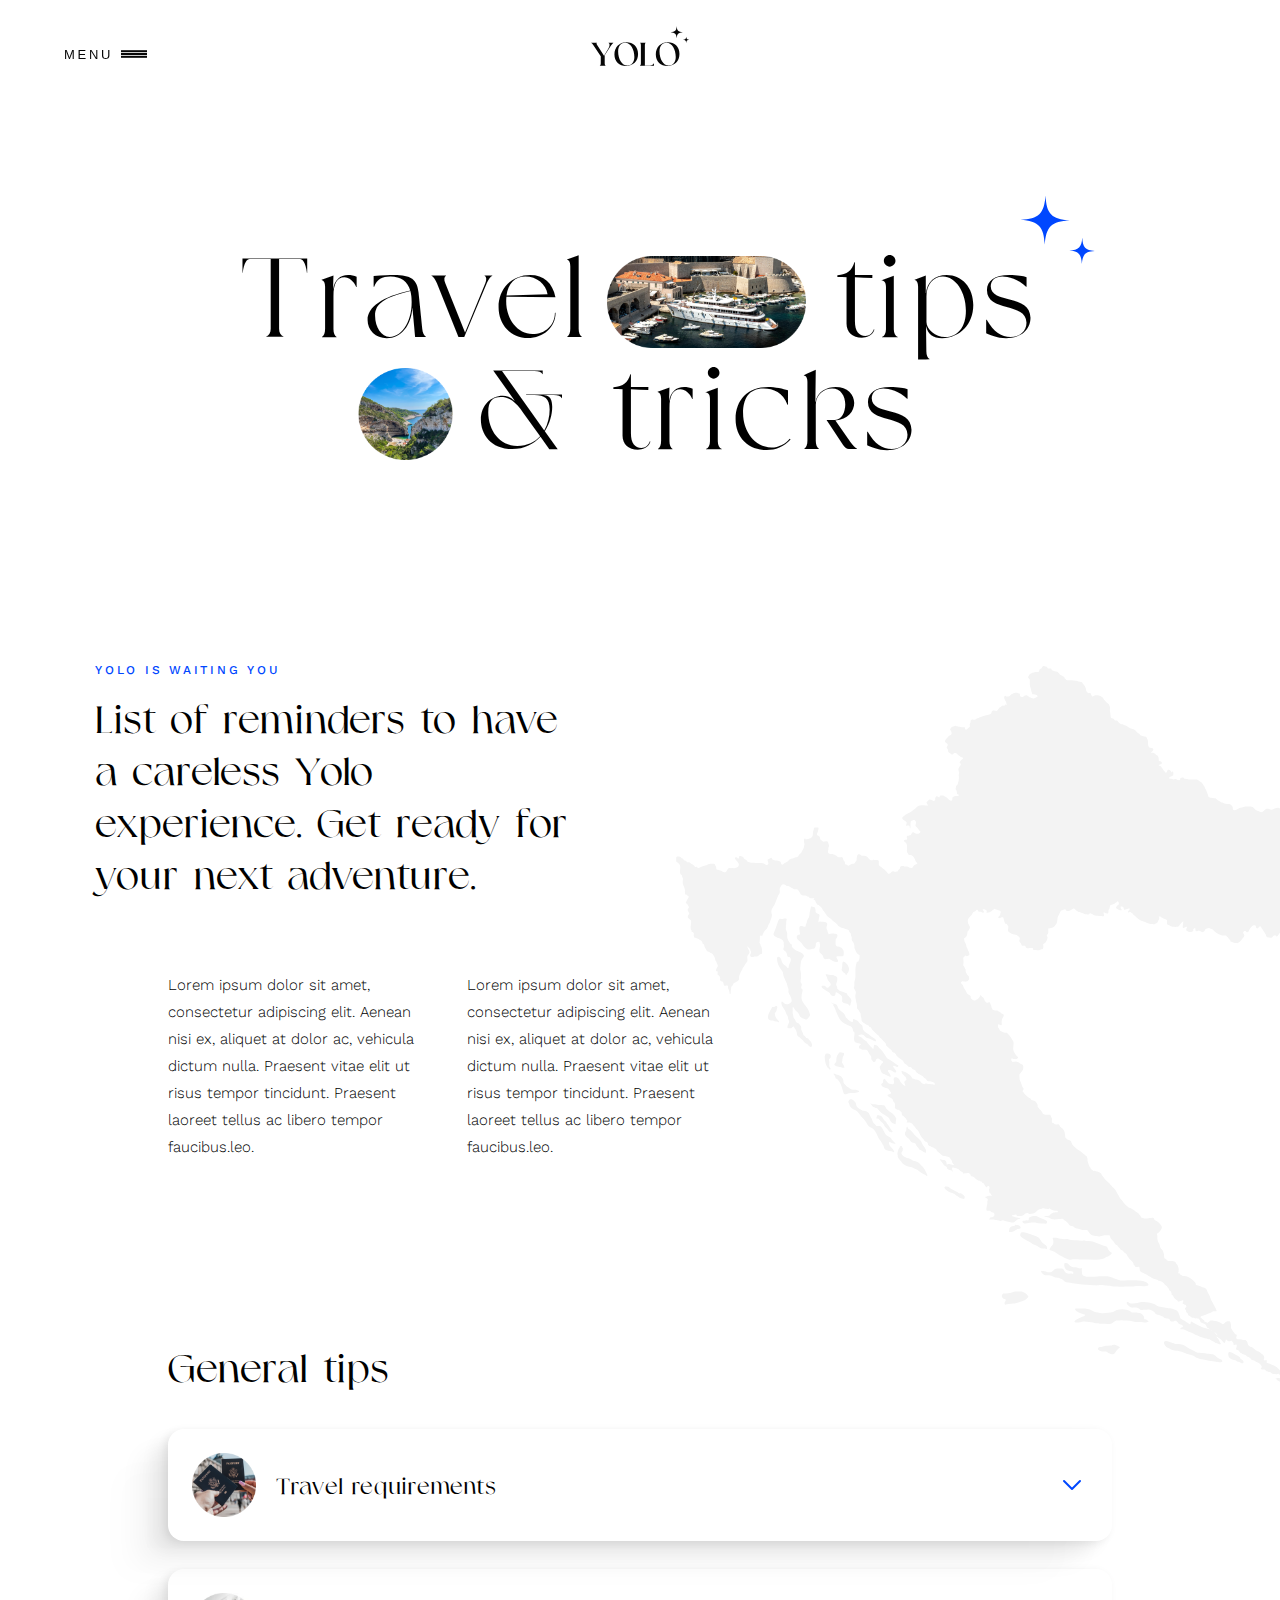
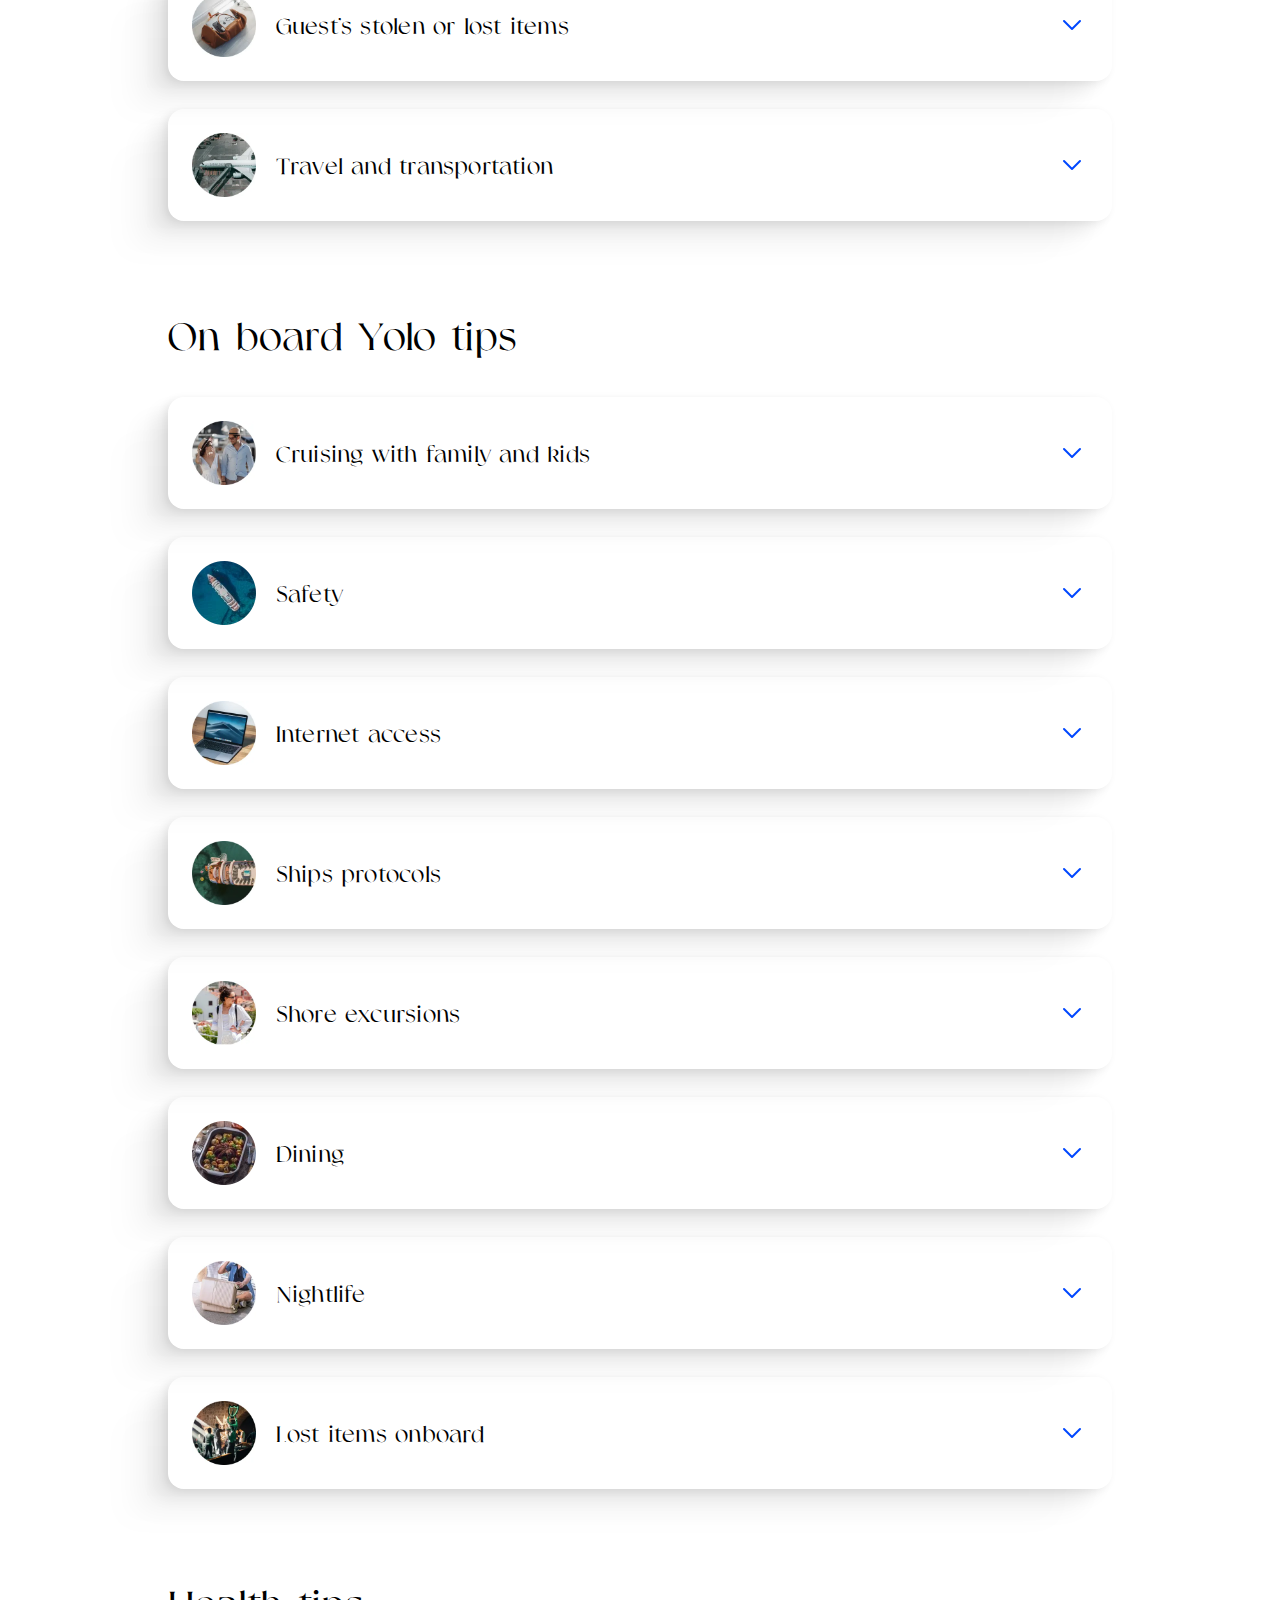
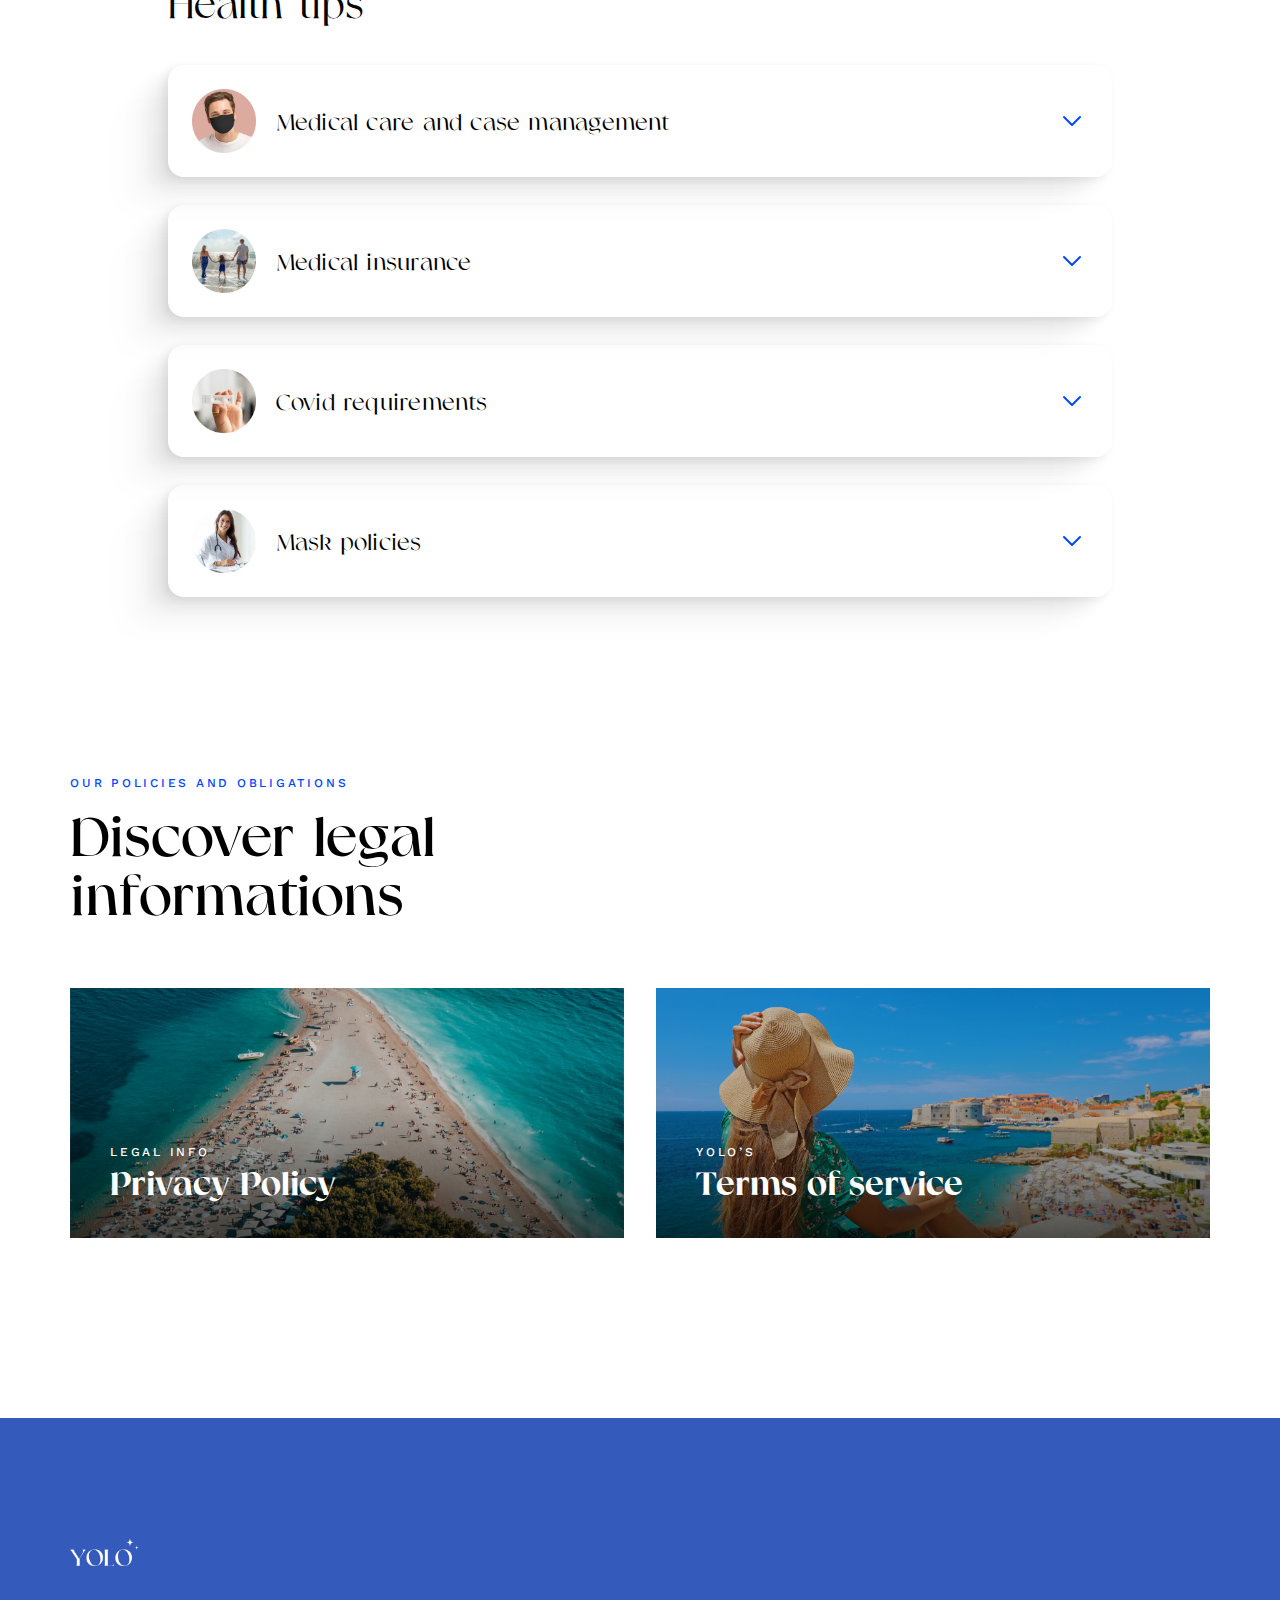
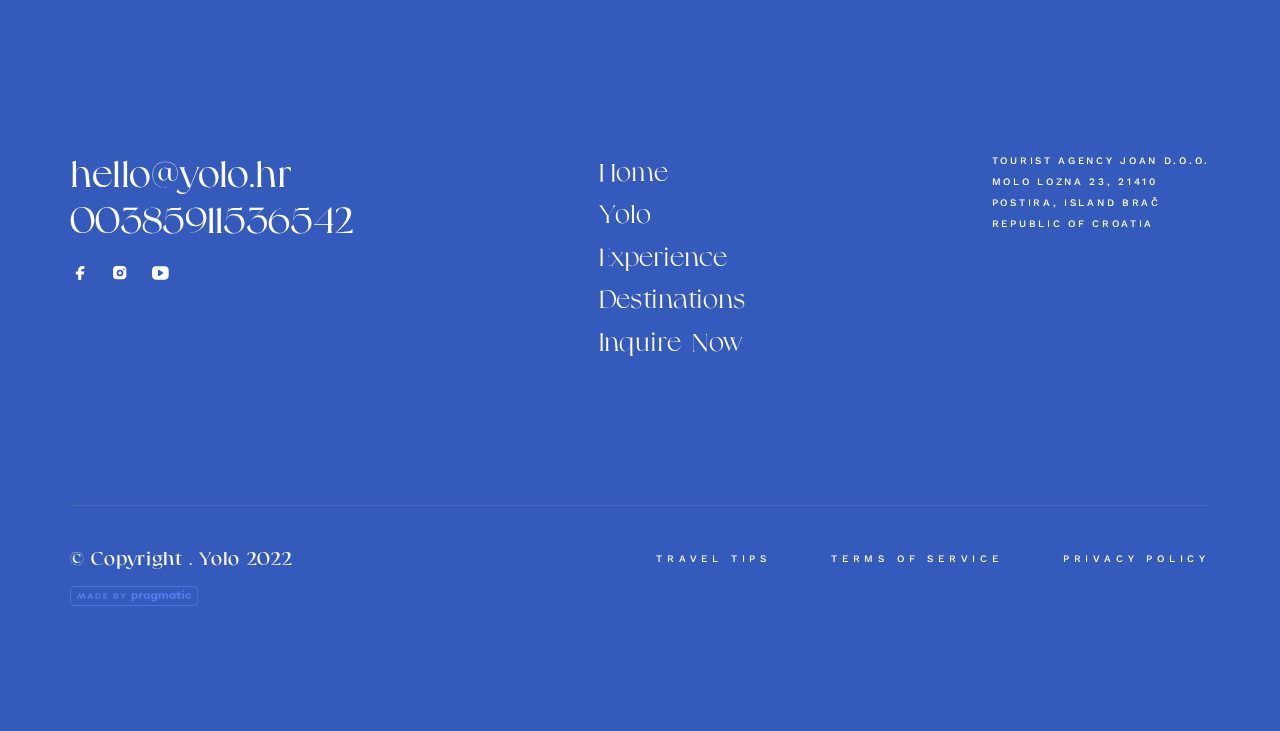
<file: Travel.html>
<!DOCTYPE html>
<html lang="en">
<head>
    <meta charset="UTF-8">
    <meta http-equiv="X-UA-Compatible" content="IE=edge">
    <meta name="viewport" content="width=device-width, initial-scale=1.0">
    <link rel="stylesheet" type="text/css" href="./general.css">
    <link rel="stylesheet" type="text/css" href="./css/travel.css">
    <link rel="preconnect" href="https://fonts.googleapis.com">
    <link rel="preconnect" href="https://fonts.googleapis.com">
    <link rel="preconnect" href="https://fonts.gstatic.com" crossorigin>
    <link href="https://fonts.googleapis.com/css2?family=Work+Sans:wght@300;500&display=swap" rel="stylesheet">
    <link href="http://fonts.cdnfonts.com/css/clash-display" rel="stylesheet">
    <title>Document</title>
</head>
<body>
    <div class="menu-full" >
        <div class="navbar">
            <div onclick="menu()" class="han-menu-full">
                <div class="menu-text">MENU </div>
                
            <div class="han-menu">
                <div class="han-burger"></div>
            </div>
            </div>
 
        <img src="assets/img/Logo.svg" alt="">
            <div class="placeholder"></div>
        </div>
        <div class="menu-div maxw grid container">
            <h3 onClick="location.href='Index.html'">  Home </h3>
                <h3 onClick="location.href='Yolo.html'"> Yolo </h3>
                <h3 onClick="location.href='Expirience.html'">Experience </h3>
                    <h3 onClick="location.href='Destination.html'">Destinations </h3>
                        <h3 onClick="location.href='Inquire.html'">Inquire Now</h3>
        </div>
    </div>
    
    <div class="naslov mobile-none">
        <div>
        <h1 class="mega_title">Travel</h1>
        <img src="assets/img/Rectangle-63 (3).webp" alt="Naslov_slika">
        <h1 class="mega_title">tips</h1>
    </div>
    <div>
        <img src="assets/img/Ellipse-9 (2).webp" alt="Naslov_slika">
        <h1 class="mega_title">& tricks</h1>
    </div>
    <img class="shine" src="assets/img/Shine.svg" alt="">
    </div>
    <div class="desktop_none naslov ">
        <div>
        <h1 class="mega_title">Travel</h1>
        <img src="assets/img/Rectangle 63 (2).webp" alt="Naslov_slika">
        
    </div>
    <div>
        <img src="assets/img/Ellipse-9 (2).webp" alt="Naslov_slika">
        <h1 class="mega_title">tips &</h1>
    </div>
    <div>
        <h1 class="mega_title">Tricks</h1>
    </div>
    <img class="shine" src="assets/img/Shine.svg" alt="">
    </div>

    <div class="maxw container">
        
        
    
    <section class="section-1" >
        <div class="grid">
            <div class="e_text">
                <h5>YOLO IS WAITING YOU</h5>
                <h3>List of reminders to have
                    a careless Yolo experience.
                    Get ready for your next adventure.</h3>
                </div>
        </div>
        <div class="grid">
            <div class="p_grid">
                <p>Lorem ipsum dolor sit amet, consectetur adipiscing elit. Aenean nisi ex, aliquet at dolor ac, vehicula dictum nulla. Praesent vitae elit ut risus tempor tincidunt. Praesent laoreet tellus ac libero tempor faucibus.leo.</p>
                <p>Lorem ipsum dolor sit amet, consectetur adipiscing elit. Aenean nisi ex, aliquet at dolor ac, vehicula dictum nulla. Praesent vitae elit ut risus tempor tincidunt. Praesent laoreet tellus ac libero tempor faucibus.leo.</p>
            </div>
            
           
            
        </div>
    </section >
    <img class="map" src="assets/img/Croatia Map.svg" alt="">
        <section class="terms grid " id="down-button">
            <div class="term">
                <h3>General tips</h3>
                <div class="faq">
                    <div class="faq--heading">
                        <div class="faq--title"><img src="assets/img/1.webp" alt="">
                        <h4>Travel requirements</h4>
                    </div>
                    <img src="assets/img/Chevron.svg" class="arrow"alt="">
                    <img src="assets/img/Chevron2.svg" class="arrow2"alt="">
                    </div>
                    <div class="faq--content">
                        <p>Duis vel nulla nisi. Morbi volutpat eget nunc eu egestas. Donec ac mi nisl. Phasellus condimentum metus ac dui volutpat gravida. Vivamus accumsan posuere feugiat. Vivamus laoreet est tellus, a faucibus nulla varius sit amet. Fusce nec risus justo. Quisque pulvinar suscipit cursus. Fusce vel sem gravida turpis cursus viverra at id felis. Integer dictum imperdiet laoreet. Sed a pretium risus, id condimentum.</p>
                    </div>
                </div>
                <div class="faq">
                    <div class="faq--heading">
                        <div class="faq--title">
                            <img src="assets/img/2.webp" alt="">
                            
                        <h4>Guest’s stolen or lost items</h4>
                    </div>
                    <img src="assets/img/Chevron.svg" class="arrow"alt="">
                    <img src="assets/img/Chevron2.svg" class="arrow2"alt="">
                    </div>
                    <div class="faq--content">
                        <p>Duis vel nulla nisi. Morbi volutpat eget nunc eu egestas. Donec ac mi nisl. Phasellus condimentum metus ac dui volutpat gravida. Vivamus accumsan posuere feugiat. Vivamus laoreet est tellus, a faucibus nulla varius sit amet. Fusce nec risus justo. Quisque pulvinar suscipit cursus. Fusce vel sem gravida turpis cursus viverra at id felis. Integer dictum imperdiet laoreet. Sed a pretium risus, id condimentum.</p>
                    </div>
                </div>
                <div class="faq">
                    <div class="faq--heading">
                        <div class="faq--title"><img src="assets/img/3.webp" alt="">
                        <h4>Travel and transportation</h4>
                    </div>
                   
                    <img src="assets/img/Chevron.svg" class="arrow"alt="">
                    <img src="assets/img/Chevron2.svg" class="arrow2"alt="">
                   
                    </div>
                    <div class="faq--content">
                        <p>Duis vel nulla nisi. Morbi volutpat eget nunc eu egestas. Donec ac mi nisl. Phasellus condimentum metus ac dui volutpat gravida. Vivamus accumsan posuere feugiat. Vivamus laoreet est tellus, a faucibus nulla varius sit amet. Fusce nec risus justo. Quisque pulvinar suscipit cursus. Fusce vel sem gravida turpis cursus viverra at id felis. Integer dictum imperdiet laoreet. Sed a pretium risus, id condimentum.</p>
                    </div>
                </div>
               
            </div>
            <div class="term">
                <h3>On board Yolo tips</h3>
                <div class="faq">
                    <div class="faq--heading">
                        <div class="faq--title"><img src="assets/img/4.webp" alt="">
                        <h4>Cruising with family and kids</h4>
                    </div>
                   
                    <img src="assets/img/Chevron.svg" class="arrow"alt="">
                    <img src="assets/img/Chevron2.svg" class="arrow2"alt="">
                   
                    </div>
                    <div class="faq--content">
                        <p>Duis vel nulla nisi. Morbi volutpat eget nunc eu egestas. Donec ac mi nisl. Phasellus condimentum metus ac dui volutpat gravida. Vivamus accumsan posuere feugiat. Vivamus laoreet est tellus, a faucibus nulla varius sit amet. Fusce nec risus justo. Quisque pulvinar suscipit cursus. Fusce vel sem gravida turpis cursus viverra at id felis. Integer dictum imperdiet laoreet. Sed a pretium risus, id condimentum.</p>
                    </div>
                </div>
                <div class="faq">
                    <div class="faq--heading">
                        <div class="faq--title"><img src="assets/img/5.webp" alt="">
                        <h4>Safety</h4>
                    </div>
                   
                    <img src="assets/img/Chevron.svg" class="arrow"alt="">
                    <img src="assets/img/Chevron2.svg" class="arrow2"alt="">
                   
                    </div>
                    <div class="faq--content">
                        <p>Duis vel nulla nisi. Morbi volutpat eget nunc eu egestas. Donec ac mi nisl. Phasellus condimentum metus ac dui volutpat gravida. Vivamus accumsan posuere feugiat. Vivamus laoreet est tellus, a faucibus nulla varius sit amet. Fusce nec risus justo. Quisque pulvinar suscipit cursus. Fusce vel sem gravida turpis cursus viverra at id felis. Integer dictum imperdiet laoreet. Sed a pretium risus, id condimentum.</p>
                    </div>
                </div>
                <div class="faq">
                    <div class="faq--heading">
                        <div class="faq--title"><img src="assets/img/6.webp" alt="">
                        <h4>Internet access</h4>
                    </div>
                   
                    <img src="assets/img/Chevron.svg" class="arrow"alt="">
                    <img src="assets/img/Chevron2.svg" class="arrow2"alt="">
                   
                    </div>
                    <div class="faq--content">
                        <p>Duis vel nulla nisi. Morbi volutpat eget nunc eu egestas. Donec ac mi nisl. Phasellus condimentum metus ac dui volutpat gravida. Vivamus accumsan posuere feugiat. Vivamus laoreet est tellus, a faucibus nulla varius sit amet. Fusce nec risus justo. Quisque pulvinar suscipit cursus. Fusce vel sem gravida turpis cursus viverra at id felis. Integer dictum imperdiet laoreet. Sed a pretium risus, id condimentum.</p>
                    </div>
                </div>
                <div class="faq">
                    <div class="faq--heading">
                        <div class="faq--title"><img src="assets/img/7.webp" alt="">
                        <h4>Ships protocols</h4>
                    </div>
                   
                    <img src="assets/img/Chevron.svg" class="arrow"alt="">
                    <img src="assets/img/Chevron2.svg" class="arrow2"alt="">
                   
                    </div>
                    <div class="faq--content">
                        <p>Duis vel nulla nisi. Morbi volutpat eget nunc eu egestas. Donec ac mi nisl. Phasellus condimentum metus ac dui volutpat gravida. Vivamus accumsan posuere feugiat. Vivamus laoreet est tellus, a faucibus nulla varius sit amet. Fusce nec risus justo. Quisque pulvinar suscipit cursus. Fusce vel sem gravida turpis cursus viverra at id felis. Integer dictum imperdiet laoreet. Sed a pretium risus, id condimentum.</p>
                    </div>
                </div>
                <div class="faq">
                    <div class="faq--heading">
                        <div class="faq--title"><img src="assets/img/8.webp" alt="">
                        <h4>Shore excursions</h4>
                    </div>
                   
                    <img src="assets/img/Chevron.svg" class="arrow"alt="">
                    <img src="assets/img/Chevron2.svg" class="arrow2"alt="">
                   
                    </div>
                    <div class="faq--content">
                        <p>Duis vel nulla nisi. Morbi volutpat eget nunc eu egestas. Donec ac mi nisl. Phasellus condimentum metus ac dui volutpat gravida. Vivamus accumsan posuere feugiat. Vivamus laoreet est tellus, a faucibus nulla varius sit amet. Fusce nec risus justo. Quisque pulvinar suscipit cursus. Fusce vel sem gravida turpis cursus viverra at id felis. Integer dictum imperdiet laoreet. Sed a pretium risus, id condimentum.</p>
                    </div>
                </div>
                <div class="faq">
                    <div class="faq--heading">
                        <div class="faq--title"><img src="assets/img/9.webp" alt="">
                        <h4>Dining</h4>
                    </div>
                   
                    <img src="assets/img/Chevron.svg" class="arrow"alt="">
                    <img src="assets/img/Chevron2.svg" class="arrow2"alt="">
                   
                    </div>
                    <div class="faq--content">
                        <p>Duis vel nulla nisi. Morbi volutpat eget nunc eu egestas. Donec ac mi nisl. Phasellus condimentum metus ac dui volutpat gravida. Vivamus accumsan posuere feugiat. Vivamus laoreet est tellus, a faucibus nulla varius sit amet. Fusce nec risus justo. Quisque pulvinar suscipit cursus. Fusce vel sem gravida turpis cursus viverra at id felis. Integer dictum imperdiet laoreet. Sed a pretium risus, id condimentum.</p>
                    </div>
                </div>
                <div class="faq">
                    <div class="faq--heading">
                        <div class="faq--title"><img src="assets/img/10.webp" alt="">
                        <h4>Nightlife</h4>
                    </div>
                   
                    <img src="assets/img/Chevron.svg" class="arrow"alt="">
                    <img src="assets/img/Chevron2.svg" class="arrow2"alt="">
                   
                    </div>
                    <div class="faq--content">
                        <p>Duis vel nulla nisi. Morbi volutpat eget nunc eu egestas. Donec ac mi nisl. Phasellus condimentum metus ac dui volutpat gravida. Vivamus accumsan posuere feugiat. Vivamus laoreet est tellus, a faucibus nulla varius sit amet. Fusce nec risus justo. Quisque pulvinar suscipit cursus. Fusce vel sem gravida turpis cursus viverra at id felis. Integer dictum imperdiet laoreet. Sed a pretium risus, id condimentum.</p>
                    </div>
                </div>
                <div class="faq">
                    <div class="faq--heading">
                        <div class="faq--title"><img src="assets/img/11.webp" alt="">
                        <h4>Lost items onboard</h4>
                    </div>
                   
                    <img src="assets/img/Chevron.svg" class="arrow"alt="">
                    <img src="assets/img/Chevron2.svg" class="arrow2"alt="">
                   
                    </div>
                    <div class="faq--content">
                        <p>Duis vel nulla nisi. Morbi volutpat eget nunc eu egestas. Donec ac mi nisl. Phasellus condimentum metus ac dui volutpat gravida. Vivamus accumsan posuere feugiat. Vivamus laoreet est tellus, a faucibus nulla varius sit amet. Fusce nec risus justo. Quisque pulvinar suscipit cursus. Fusce vel sem gravida turpis cursus viverra at id felis. Integer dictum imperdiet laoreet. Sed a pretium risus, id condimentum.</p>
                    </div>
                </div>
            </div>
            <div class="term">
                <h3>Health tips</h3>
                <div class="faq">
                    <div class="faq--heading">
                        <div class="faq--title"><img src="assets/img/12.webp" alt="">
                        <h4>Medical care and case management</h4>
                    </div>
                   
                    <img src="assets/img/Chevron.svg" class="arrow"alt="">
                    <img src="assets/img/Chevron2.svg" class="arrow2"alt="">
                   
                    </div>
                    <div class="faq--content">
                        <p>Duis vel nulla nisi. Morbi volutpat eget nunc eu egestas. Donec ac mi nisl. Phasellus condimentum metus ac dui volutpat gravida. Vivamus accumsan posuere feugiat. Vivamus laoreet est tellus, a faucibus nulla varius sit amet. Fusce nec risus justo. Quisque pulvinar suscipit cursus. Fusce vel sem gravida turpis cursus viverra at id felis. Integer dictum imperdiet laoreet. Sed a pretium risus, id condimentum.</p>
                    </div>
                </div>
                <div class="faq">
                    <div class="faq--heading">
                        <div class="faq--title"><img src="assets/img/13.webp" alt="">
                        <h4>Medical insurance</h4>
                    </div>
                   
                    <img src="assets/img/Chevron.svg" class="arrow"alt="">
                    <img src="assets/img/Chevron2.svg" class="arrow2"alt="">
                   
                    </div>
                    <div class="faq--content">
                        <p>Duis vel nulla nisi. Morbi volutpat eget nunc eu egestas. Donec ac mi nisl. Phasellus condimentum metus ac dui volutpat gravida. Vivamus accumsan posuere feugiat. Vivamus laoreet est tellus, a faucibus nulla varius sit amet. Fusce nec risus justo. Quisque pulvinar suscipit cursus. Fusce vel sem gravida turpis cursus viverra at id felis. Integer dictum imperdiet laoreet. Sed a pretium risus, id condimentum.</p>
                    </div>
                </div>
                <div class="faq">
                    <div class="faq--heading">
                        <div class="faq--title"><img src="assets/img/14.webp" alt="">
                        <h4>Covid requirements</h4>
                    </div>
                   
                    <img src="assets/img/Chevron.svg" class="arrow"alt="">
                    <img src="assets/img/Chevron2.svg" class="arrow2"alt="">
                   
                    </div>
                    <div class="faq--content">
                        <p>Duis vel nulla nisi. Morbi volutpat eget nunc eu egestas. Donec ac mi nisl. Phasellus condimentum metus ac dui volutpat gravida. Vivamus accumsan posuere feugiat. Vivamus laoreet est tellus, a faucibus nulla varius sit amet. Fusce nec risus justo. Quisque pulvinar suscipit cursus. Fusce vel sem gravida turpis cursus viverra at id felis. Integer dictum imperdiet laoreet. Sed a pretium risus, id condimentum.</p>
                    </div>
                </div>
                <div class="faq">
                    <div class="faq--heading">
                        <div class="faq--title"><img src="assets/img/15.webp" alt="">
                        <h4>Mask policies</h4>
                    </div>
                   
                    <img src="assets/img/Chevron.svg" class="arrow"alt="">
                    <img src="assets/img/Chevron2.svg" class="arrow2"alt="">
                   
                    </div>
                    <div class="faq--content">
                        <p>Duis vel nulla nisi. Morbi volutpat eget nunc eu egestas. Donec ac mi nisl. Phasellus condimentum metus ac dui volutpat gravida. Vivamus accumsan posuere feugiat. Vivamus laoreet est tellus, a faucibus nulla varius sit amet. Fusce nec risus justo. Quisque pulvinar suscipit cursus. Fusce vel sem gravida turpis cursus viverra at id felis. Integer dictum imperdiet laoreet. Sed a pretium risus, id condimentum.</p>
                    </div>
                </div>
            </div>
        </section>



    <section class="paralax22">
    <div class="grid">
            <div class="e_text">
            <h5>OUR POLICIES AND OBLIGATIONS</h5>
            <h2>Discover legal informations</h2>
            </div>
    </div>
<div class=" boxes grid "> 
    <div class="box" onClick="location.href='Privacy.html'">
        <div class="box_image_holder">
        <picture>
            <img src="assets/img/Frame-113 (1).webp" alt="">
        </picture></div>
         <div class="box_content">
            <h5>LEGAL INFO</h5>
            <h4>Privacy Policy</h4>
         </div>
    </div>
<div class="box" onClick="location.href='Terms.html'">
    <div class="box_image_holder">
    <picture>
        <img src="assets/img/Frame-113 (2).webp" alt="">
    </picture></div>
     <div class="box_content">
        <h5>YOLO’S</h5>
        <h4>Terms of service</h4>
     </div>
</div>
</div>
    </section>
    
</div>
<footer class="paralaxexp2">
    <div class="footer_grid container">
 <div class="top">
     <img src="assets/img/Group-104.webp" height="28px" width="68.95px"alt="">
 </div>
 <div class="mid">
     <div> <h2> hello@yolo.hr <br>00385911536542</h2><div class="socials"><img src="assets/img/icons/Frame.svg" alt=""><img src="assets/img/icons/Frame2.svg" alt=""><img src="assets/img/icons/Frame3.svg" alt=""></div></div>
     <div><h3 onClick="location.href='Index.html'">  Home </h3>
        <h3 onClick="location.href='Yolo.html'"> Yolo </h3>
        <h3 onClick="location.href='Expirience.html'">Experience </h3>
            <h3 onClick="location.href='Destination.html'">Destinations </h3>
                <h3 onClick="location.href='Inquire.html'">Inquire Now</h3></div>
     <div><h5> TOURIST AGENCY JOAN D.O.O.<br>
         Molo Lozna 23, 21410 <br>
         Postira, island brač<br>
         republic of croatia</h5></div>
 </div>
 <div class="bot">   
    <div class="column">
     <h4>© Copyright . Yolo 2022</h4>
     <img src="assets/img/Frame.svg" alt="">
    </div>
 <div><a href="Travel.html">Travel Tips</a><a href="Terms.html">terms of service</a><a href="Privacy.html">Privacy policy</a></div>
 </div>
</div>
 </footer>

 <script src="js/faq.js"></script>
 <script src="js/general.js"></script>
</body>
</html>
</file>
<file: general.css>
@font-face {
  src: url(assets/Fonts/RischeLight.otf);
  font-family: Richie;
  font-weight: 300;
}
@font-face {
  src: url(assets/Fonts/RischeRegular.otf);
  font-family: Richie;
  font-weight: 400;
}
@font-face {
  src: url(assets/Fonts/RischeMedium.otf);
  font-family: Richie;
  font-weight: 500;
}
@font-face {
  src: url(assets/Fonts/RischeSemibold.otf);
  font-family: Richie;
  font-weight: 600;
}
@font-face {
  src: url(assets/Fonts/RischeBold.otf);
  font-family: Richie;
  font-weight: 700;
}
@font-face {
  src: url(assets/Fonts/Satoshi-Variable.ttf);
  font-family: Satoshi;
}
html {
  scroll-behavior: smooth;
}

.scroller {
  cursor: pointer;
  z-index: 9;
}

.fade {
  position: absolute;
  width: 100%;
  height: 100%;
  background: rgba(0, 0, 0, 0.5);
  z-index: 2;
  top: 0;
}

.socials img {
  height: 20px;
  width: 20px;
  margin-right: 20px;
  margin-top: 20px;
  padding-right: 0 !important;
}

body {
  margin: 0;
  display: flex;
  flex-direction: column;
}

.stop-sroll {
  overflow-y: hidden !important;
}

.paralax-white {
  background-color: #FFFFFF;
  width: 100%;
  height: auto;
  z-index: 5;
}

.white2 {
  z-index: 7;
}

.white3 {
  z-index: 8;
}

.grid {
  display: grid;
  grid-template-columns: repeat(12, minmax(0, 1fr));
  -moz-column-gap: 32px;
       column-gap: 32px;
}

.container {
  padding-left: 70px;
  padding-right: 70px;
}

.maxw {
  max-width: 1168px;
  margin-left: auto;
  margin-right: auto;
}

.mega_title {
  font-weight: 300;
  font-size: 112px;
  line-height: 100%;
  margin: 0;
  font-family: Richie;
}

h1 {
  font-weight: 400;
  font-size: 60px;
  line-height: 100%;
  letter-spacing: 0.03em;
  margin: 0;
  font-family: Richie;
}

h2 {
  font-weight: 500;
  font-size: 54px;
  line-height: 110%;
  margin: 0;
  font-family: Richie;
}

h3 {
  font-weight: 400;
  font-size: 38px;
  line-height: 52px;
  margin: 0;
  font-family: Richie;
}

h4 {
  font-weight: 500;
  font-size: 24px;
  line-height: 100%;
  margin: 0;
  font-family: Richie;
}

h5 {
  font-family: "Work Sans", sans-serif;
  font-weight: 500;
  font-size: 12px;
  line-height: 100%;
  letter-spacing: 0.23em;
  margin: 0;
  text-transform: uppercase;
}

p {
  font-family: "Work Sans", sans-serif;
  font-weight: 300;
  font-size: 15px;
  line-height: 180%;
  margin: 0;
  text-align: left !important;
}

.blue_button {
  cursor: pointer;
  background-color: #0047FF;
  padding: 20px 48px;
  width: -webkit-fit-content;
  width: -moz-fit-content;
  width: fit-content;
  box-shadow: 6px 57px 23px rgba(26, 113, 255, 0.04), 3px 32px 20px rgba(26, 113, 255, 0.13), 2px 14px 14px rgba(26, 113, 255, 0.21), 0px 4px 8px rgba(26, 113, 255, 0.25), 0px 0px 0px rgba(26, 113, 255, 0.25);
  display: flex;
  align-items: center;
  color: #FFFFFF;
  font-weight: 500;
  font-size: 14px;
  line-height: 18px;
  letter-spacing: 0.24em;
  font-family: Satoshi;
  color: #FFFFFF;
  font-weight: 500;
  font-size: 14px;
  line-height: 18px;
  letter-spacing: 0.24em;
  font-family: Satoshi;
  color: #FFFFFF;
  font-weight: 500;
  font-size: 14px;
  line-height: 100%;
  letter-spacing: 0.24em;
  font-family: Satoshi;
  max-width: 1000px;
}

.han-menu-full {
  display: flex;
  cursor: pointer;
  margin-left: 64px;
  align-items: center;
}

.placeholder {
  width: 83px;
  margin-right: 64px;
}

.han-menu {
  margin-left: 8px !important;
  position: relative;
  display: flex;
  width: 26px !important;
  height: 8.93px;
  transition: all 0.5s ease-in-out;
  align-items: center;
}

.han-burger {
  margin-left: 0 !important;
  width: 100%;
  height: 1.11px;
  background-color: #FFFFFF;
  transition: all 0.5s ease-in-out;
}

.han-burger::before, .han-burger::after {
  margin-left: 0 !important;
  position: absolute;
  content: "";
  width: 100%;
  height: 1.11px;
  background-color: #FFFFFF;
  transition: all 0.5s ease-in-out;
}

.han-burger::before {
  transform: translateY(-2.8px);
}

.han-burger::after {
  transform: translateY(2.8px);
}

.navbar {
  width: 100%;
  height: 108px;
  display: flex;
  align-items: center;
  justify-content: space-between;
  font-family: "Clash Display", sans-serif;
  font-style: normal;
  font-weight: 500;
  font-size: 13px;
  line-height: 100%;
  /* identical to box height, or 13px */
  display: flex;
  align-items: center;
  letter-spacing: 0.21em;
}
.navbar img {
  width: auto;
  height: 40px;
  margin-top: -16.35px;
}

.menu-full {
  display: flex;
  position: fixed;
  height: auto;
  background: rgba(255, 255, 255, 0.85);
  -webkit-backdrop-filter: blur(85px);
          backdrop-filter: blur(85px);
  width: 100%;
  flex-direction: column;
  z-index: 10;
  transition: 0.5s ease-in-out;
  opacity: 98%;
}

.menu-div::-webkit-scrollbar {
  display: none; /* for Chrome, Safari, and Opera */
}

.menu-div {
  -ms-overflow-style: none;
  scrollbar-width: none;
  overflow: scroll;
  height: 0;
  transition: 0.25s;
  width: 100%;
  opacity: 0.8;
  z-index: 10;
  justify-content: baseline;
  display: flex;
  flex-direction: column;
}
.menu-div h3:first-of-type {
  margin-top: 69px;
}
.menu-div h3 {
  cursor: pointer;
  height: -webkit-fit-content;
  height: -moz-fit-content;
  height: fit-content;
  grid-column: span 12;
  font-family: Richie;
  font-style: normal;
  font-weight: 400;
  font-size: 45px;
  line-height: 172%;
  /* or 77px */
  letter-spacing: 0.03em;
}

.menu-active {
  background-color: rgba(0, 0, 0, 0.2) !important;
  -webkit-backdrop-filter: blur(300px) !important;
          backdrop-filter: blur(300px) !important;
}
.menu-active .menu-div {
  height: calc(100vh - 108px);
}
.menu-active .han-burger {
  transform: translateX(-50px);
  background-color: transparent !important;
}
.menu-active .han-burger::before {
  transform: rotate(45deg) translate(35px, -35px);
}
.menu-active .han-burger::after {
  transform: rotate(-45deg) translate(35px, 35px);
}

footer {
  z-index: 9;
  height: auto;
  width: 100%;
  background: rgba(1, 49, 170, 0.8);
  margin-top: 180px;
  -webkit-backdrop-filter: blur(80px);
          backdrop-filter: blur(80px);
}
footer h2 {
  font-weight: 400;
  font-size: 36px;
  line-height: 130%;
}
footer h3 {
  font-weight: 300;
  font-size: 25px;
  line-height: 170%;
  cursor: pointer;
}
footer h4 {
  font-weight: 500;
  font-size: 18px;
  line-height: 23px;
  letter-spacing: 0.04em;
}
footer h5 {
  font-weight: 500;
  font-size: 10px;
  line-height: 21px;
  letter-spacing: 0.27em;
}
footer a {
  font-weight: 500;
  font-size: 10px;
  line-height: 25px;
  letter-spacing: 0.48em;
  text-transform: uppercase;
  color: white;
  text-decoration: none;
}

.footer_grid {
  max-width: 1173px;
  height: auto;
  margin-left: auto;
  margin-right: auto;
}

.top {
  margin-top: 120px;
}

.mid {
  margin-top: 180px;
  width: 100%;
  height: 215px;
  display: flex;
  justify-content: space-between;
}
.mid div {
  width: auto;
  height: 100%;
  color: #FFFFFF;
}

.bot {
  height: 105px;
  border-top-style: solid;
  border-width: 1px;
  border-color: #4B68B1;
  margin-top: 140px;
  margin-bottom: 120px;
  width: 100%;
  display: flex;
  align-items: center;
  align-items: center;
  justify-content: space-between;
  color: white;
}
.bot div:first-of-type {
  display: flex;
  flex-direction: column;
}
.bot div:first-of-type img {
  margin-top: 16px !important;
  align-self: baseline;
}
.bot div {
  display: flex;
}
.bot div img {
  margin-top: 16px;
  height: 20px;
}
.bot div h4 {
  margin-top: 36px;
}
.bot div a {
  margin-left: 60px;
  font-family: "Work Sans", sans-serif;
}

@media only screen and (max-width: 950px) {
  .grid {
    -moz-column-gap: 32px;
         column-gap: 32px;
  }
  .mega_title {
    font-weight: 400;
    font-size: 60px;
    line-height: 60px;
    letter-spacing: 0.03em;
  }
  h1 {
    font-weight: 400;
    font-size: 42px;
    line-height: 100%;
    letter-spacing: 0.03em;
  }
  h2 {
    font-weight: 500;
    font-size: 42px;
    line-height: 110%;
  }
  h3 {
    font-weight: 400;
    font-size: 36px;
    line-height: 120%;
  }
  h4 {
    font-weight: 500;
    font-size: 26px;
    line-height: 100%;
    letter-spacing: 0.03em;
  }
  h5 {
    letter-spacing: 0.23em;
    font-weight: 500;
    font-size: 14px;
    line-height: 100%;
  }
  p {
    font-weight: 300;
    font-size: 16px;
    line-height: 180%;
  }
  .mid {
    flex-direction: column;
    height: auto;
    margin-top: 56px;
  }
  .mid div {
    margin-top: 64px;
  }
  .socials {
    margin-top: 0 !important;
  }
  .bot {
    flex-direction: column;
    margin-top: 64px;
    height: auto;
    margin-bottom: 8px;
    align-items: baseline !important;
  }
  .bot div {
    margin-bottom: 24px;
    flex-direction: column;
    align-items: baseline !important;
  }
  .bot div a {
    margin-top: 8px;
    margin-left: 0;
  }
}
@media only screen and (max-width: 650px) {
  .grid {
    -moz-column-gap: 16px;
         column-gap: 16px;
  }
  .menu-text {
    display: none;
  }
  .han-menu-full {
    margin-left: 24px;
  }
  .menu-active .menu-div {
    height: calc(100vh - 76px);
  }
  .placeholder {
    width: 32px;
    margin-right: 24px;
  }
  .han-menu {
    margin-left: 0 !important;
    width: 32px !important;
    height: 16px;
  }
  .socials img {
    margin-right: 0;
  }
  .han-burger {
    height: 2.22px;
  }
  .han-burger::before, .han-burger::after {
    height: 2.22px;
  }
  .han-burger::before {
    transform: translateY(-5.6px);
  }
  .han-burger::after {
    transform: translateY(5.6px);
  }
  .navbar {
    height: 76px;
  }
  .navbar img {
    height: 36px;
    margin-top: -8px;
  }
  footer {
    margin-top: 128px;
  }
}
@media only screen and (max-width: 450px) {
  .mega_title {
    font-weight: 400;
    font-size: 47px;
    line-height: 47px;
    letter-spacing: 0.03em;
  }
}/*# sourceMappingURL=general.css.map */
</file>
<file: css/index.css>
picture {
  left: 0;
  right: 0;
  top: 0;
  position: absolute;
  bottom: 0;
  z-index: 1;
}
picture img {
  width: 100%;
  height: 100%;
  -o-object-fit: cover;
     object-fit: cover;
}

.slider-buttons {
  display: flex;
  -moz-column-gap: 24px;
       column-gap: 24px;
  height: -webkit-fit-content;
  height: -moz-fit-content;
  height: fit-content;
  grid-column: 10/span 4;
  justify-content: right;
  align-self: flex-end;
}

.circle-button {
  width: 48px;
  height: 48px;
  background-color: #0047FF;
  border-radius: 100%;
  display: flex;
  align-items: center;
  justify-content: center;
  filter: drop-shadow(6px 57px 23px rgba(26, 113, 255, 0.04)) drop-shadow(3px 32px 20px rgba(26, 113, 255, 0.13)) drop-shadow(2px 14px 14px rgba(26, 113, 255, 0.21));
}

.circle-button:first-of-type img {
  transform: scaleX(-1);
}

.menu-full {
  background-color: transparent;
  color: white;
  -webkit-backdrop-filter: blur(0px);
          backdrop-filter: blur(0px);
}

.none {
  display: none;
}

.flex-imp {
  display: flex !important;
}

.none-imp {
  display: none !important;
}

.slider-el-content {
  position: absolute;
  bottom: 40px;
  margin-left: 40px;
  color: white;
}
.slider-el-content h2 {
  font-weight: 600;
  font-size: 36px;
  line-height: 100%;
  /* identical to box height, or 36px */
  letter-spacing: 0.03em;
}
.slider-el-content h5 {
  margin-bottom: 8px;
}

.onepix {
  height: 3px;
  width: 100%;
  background-color: #0047FF;
}

.slid-img-wraper {
  width: 100%;
  display: grid;
  overflow: hidden;
  height: auto;
  margin-top: -172px;
}

.slike-spread {
  display: flex;
  width: 1210px;
  align-self: center;
  justify-self: center;
}

.wide-img {
  width: 16.2%;
  height: -webkit-fit-content;
  height: -moz-fit-content;
  height: fit-content;
  position: relative;
  margin-top: 160px;
  margin-right: 14%;
}

.wide-img-holder {
  padding-top: 75%;
}

.center-img {
  width: 36%;
  height: -webkit-fit-content;
  height: -moz-fit-content;
  height: fit-content;
  position: relative;
  margin-right: 16.3%;
}

.center-img-holder {
  padding-top: 131.5%;
}

.skiny-img {
  width: 17.3%;
  height: -webkit-fit-content;
  height: -moz-fit-content;
  height: fit-content;
  position: relative;
  margin-top: 50px;
}

.skiny-img-holder {
  padding-top: 135%;
}

.left-side-img {
  grid-column: span 6;
  height: -webkit-fit-content;
  height: -moz-fit-content;
  height: fit-content;
  align-self: center;
  position: relative;
}

.right-side {
  grid-column: 8/span 4;
  height: -webkit-fit-content;
  height: -moz-fit-content;
  height: fit-content;
  align-self: center;
  position: relative;
}
.right-side h2 {
  margin-bottom: 56px;
}
.right-side h4 {
  margin-bottom: 16px;
}
.right-side p {
  margin-bottom: 32px;
}
.right-side h5 {
  color: #0047FF;
  margin-bottom: 16px;
}
.right-side div {
  display: flex;
  -moz-column-gap: 40px;
       column-gap: 40px;
  margin-bottom: 56px;
}
.right-side div h5 {
  color: gray;
}
.right-side div div {
  flex-direction: column;
  margin-bottom: 0;
}

.gradovi-holder {
  padding-top: 141%;
}

.left-side {
  grid-column: span 4;
  height: -webkit-fit-content;
  height: -moz-fit-content;
  height: fit-content;
  align-self: center;
  min-height: 652px;
  position: relative;
  height: 100%;
}
.left-side p {
  margin-bottom: 32px;
}
.left-side h5 {
  color: #0047FF;
  margin-bottom: 16px;
}
.left-side h2 {
  margin-bottom: 32px;
}

.slider {
  position: absolute;
  scroll-behavior: smooth;
  right: 0;
  left: calc(50% - 82px);
  display: flex;
  -moz-column-gap: 32px;
       column-gap: 32px;
  overflow: scroll;
  overflow-y: hidden;
  height: 652px;
  -ms-overflow-style: none;
  scrollbar-width: none;
}

.slider-element {
  max-width: 1000px;
}
.slider-element .HOLDER {
  width: 468px;
  height: 100%;
}
.slider-element img {
  height: 100%;
  width: 100%;
  -o-object-fit: cover;
     object-fit: cover;
}

.two {
  grid-column: 8/span 5;
}
.two h2 {
  margin-right: 50px;
  margin-bottom: 32px;
}

.section-3 {
  min-height: 100vh;
  align-items: center;
}

.left-img-center {
  position: absolute;
  height: 100%;
  width: 41.9%;
  left: 0em;
}
.left-img-center img {
  height: 100%;
  width: 100%;
  -o-object-fit: cover;
     object-fit: cover;
}

.contact_left_img {
  width: 100%;
  align-self: center;
}

.contact_left_img_wrapper {
  width: 100%;
  padding-top: 133.5%;
  position: relative;
}

.contact-us-img_content {
  position: absolute;
  z-index: 5;
  right: -20px;
  top: -20px;
}
.contact-us-img_content img {
  width: 76.13px;
  height: 70.32px;
}

.contact-us-img_content-spread {
  position: absolute;
  z-index: 5;
  right: -100px;
  top: 80px;
}
.contact-us-img_content-spread img {
  width: 76.13px;
  height: 70.32px;
}

.boatnaslov_content .blue_button {
  grid-column: span 6;
}

.naslov-slider {
  margin-top: 180px;
  margin-bottom: 72px;
}

.naslov {
  grid-column: span 9;
  width: 100%;
  position: relative;
  align-self: center;
  height: -webkit-fit-content;
  height: -moz-fit-content;
  height: fit-content;
}
.naslov h5 {
  color: #0047FF;
  margin-bottom: 16px;
}

.slider-coments::-webkit-scrollbar {
  display: none; /* for Chrome, Safari, and Opera */
}

.slider::-webkit-scrollbar {
  display: none; /* for Chrome, Safari, and Opera */
}

.absolute {
  position: absolute;
  margin-bottom: -96px;
  justify-self: right;
}

.slider-coments {
  z-index: 3;
  position: absolute;
  right: 0;
  left: calc(50% - 584px);
  display: flex;
  -ms-overflow-style: none;
  scrollbar-width: none;
  -moz-column-gap: 32px;
       column-gap: 32px;
  overflow: scroll;
  scroll-behavior: smooth;
  overflow-y: hidden;
  height: 372px;
}

.slider-coment-content {
  min-width: 665px;
  display: flex;
  align-content: center;
  justify-content: center;
  background: #FAFAFA;
}

.slider-coment-element {
  width: 550px;
  max-height: 200px;
  align-self: center;
}
.slider-coment-element p {
  text-align: center !important;
}
.slider-coment-element div {
  margin-top: 16px;
  display: flex;
  max-width: 500px;
  height: 48px;
  justify-content: center;
}
.slider-coment-element div h3 {
  margin-left: 12px;
  font-weight: 600;
  font-size: 24px;
  line-height: 110%;
  align-self: center;
}

.naslov-t {
  z-index: 2;
  grid-column: 2/span 10;
  text-align: center;
  margin-top: 180px;
}
.naslov-t h5 {
  color: #0047FF;
  margin-bottom: 16px;
}
.naslov-t h2 {
  margin-left: 20px;
  margin-right: 20px;
  margin-bottom: 120px;
}

.boatnaslov {
  position: relative;
  width: 100%;
  height: 100vh;
}
.boatnaslov img {
  height: 100%;
  width: 100%;
  -o-object-fit: cover;
     object-fit: cover;
}

.boatnaslov_content {
  position: absolute;
  top: 41.9vh;
  height: 58vh;
  z-index: 2;
  width: 100%;
}
.boatnaslov_content h2 {
  grid-column: span 6;
  color: white;
  margin-bottom: 32px;
}

.white {
  border: 1px solid white;
  background-color: transparent;
  box-shadow: none;
  grid-row-start: 2;
}

.boat-2 {
  top: 55.6%;
}
.boat-2 h5 {
  color: #FFFFFF;
  grid-row-start: 1;
  min-width: 200px;
  margin-bottom: 16px;
}
.boat-2 h2 {
  grid-row-start: 2;
}
.boat-2 .blue_button {
  grid-row-start: 3;
}

.scroller {
  position: absolute;
  bottom: 48px;
  left: calc(50% - 16px);
}

.inq {
  position: absolute;
  right: 25px;
  bottom: 25px;
  padding: 8px;
  background: rgba(255, 255, 255, 0.2);
  -webkit-backdrop-filter: blur(50px);
          backdrop-filter: blur(50px);
  display: flex;
  box-shadow: none;
}
.inq img {
  margin-right: 10px;
  height: 48px;
  width: auto;
}

.boat_content {
  position: absolute;
  bottom: 140px;
  z-index: 2;
}
.boat_content .blue_button {
  grid-column: 2/span 5;
}
.boat_content h5 {
  grid-column: 2/span 5;
  color: white;
  margin-bottom: 16px;
}
.boat_content h2 {
  grid-row-start: 2;
  grid-column: 2/span 5;
  color: white;
  margin-bottom: 32px;
}

.section-1 {
  margin-bottom: 180px;
  margin-top: 180px;
  align-items: center;
}

.section-2 {
  margin-bottom: 276px;
}

.section-4 {
  margin-bottom: 552px;
}

.inverted {
  background: rgba(255, 255, 255, 0.85);
  color: #000000;
  -webkit-backdrop-filter: blur(85px);
          backdrop-filter: blur(85px);
}
.inverted .han-burger, .inverted .han-burger::after, .inverted .han-burger::before {
  background-color: black;
}

@media only screen and (max-width: 1440px) {
  .slider-coments {
    left: 10%;
  }
  .slike-spread {
    width: 84%;
  }
}
@media only screen and (max-width: 950px) {
  .slid-img-wraper {
    margin-top: -270px;
  }
  .slider {
    margin-top: 500px;
  }
  .contact-us-img_content-spread {
    margin-right: 40px;
    margin-top: -60px;
  }
  .contact-us-img_content-spread img {
    height: 38px;
    width: 41px;
  }
  .naslov-slider {
    margin-top: 0;
  }
  .section-1 {
    margin-bottom: 72px;
  }
  .mobile_none {
    display: none;
  }
  .right-side, .left-side, .naslov {
    grid-column: 3/span 8;
  }
  .left-side {
    margin-bottom: 0;
  }
  .section-3 {
    min-height: 0;
    margin-top: 632px;
  }
  .boatnaslov_content h2 {
    grid-column: span 12;
  }
  .left-side-img {
    grid-column: 3/span 8;
    margin-bottom: 64px;
  }
  .gradovi .maxw {
    margin-bottom: 65px;
  }
  .slider {
    left: 10%;
  }
  .left-img-center {
    position: relative;
    right: auto;
    top: auto;
    order: 1;
    grid-column: 3/span 8;
    height: auto;
    width: auto;
    margin-bottom: 64px;
    left: auto;
  }
  .slider {
    margin-bottom: 240px;
  }
  .naslov h5 {
    margin-top: 64px;
  }
  .two {
    order: 2;
  }
  .two h5 {
    margin-top: 0;
  }
  .boat_content {
    bottom: 64px;
  }
  .boat_content h2 {
    grid-column: span 12;
  }
  .boat_content h5 {
    grid-column: span 12;
  }
  .boat_content .blue_button {
    grid-column: span 12;
  }
  .boat-holder {
    padding-top: 100%;
  }
  .boatnaslov-holder {
    padding-top: 100%;
  }
  .naslov-t {
    margin-top: 180px;
  }
  .slid-img-wraper {
    margin-top: -140px;
  }
}
@media only screen and (max-width: 650px) {
  .wide-img {
    margin-right: 20px;
  }
  .HOLDER {
    width: 300px !important;
  }
  .boatnaslov-holder {
    padding-top: 218%;
  }
  .slider {
    margin-top: 550px;
  }
  .left-side {
    margin-bottom: 0;
  }
  .container {
    padding-left: 24px;
    padding-right: 24px;
  }
  .slike-spread {
    width: 120%;
    overflow: hidden;
    justify-content: center;
  }
  .slider {
    -moz-column-gap: 20px;
         column-gap: 20px;
    height: 460px;
    margin-top: 464px;
    left: 24px;
    margin-top: 499px;
  }
  .slider-coments {
    height: 298px;
    -moz-column-gap: 20px;
         column-gap: 20px;
  }
  .section-3 {
    margin-top: 315px;
  }
  .section-2 {
    margin-bottom: 120px;
  }
  .section-3 {
    margin-top: 434px;
  }
  .boat-holder {
    padding-top: 217%;
  }
  .center-img {
    margin-right: 20px;
  }
  .right-side, .left-side, .left-img-center, .naslov, .naslov-t {
    grid-column: span 12;
  }
  .left-side-img {
    grid-column: span 12;
  }
  .slider-coment-content {
    min-width: 298px;
  }
  .slider-coment-content p {
    padding-left: 24px;
    padding-right: 24px;
  }
  .slider-coments {
    left: 24px;
  }
  .naslov {
    margin-left: 0;
  }
  .boatnaslov_content .blue_button {
    grid-column: span 12;
  }
}
@media only screen and (max-width: 450px) {
  .slike-spread {
    width: 170%;
  }
  .center-img-holder {
    padding-top: 134.5%;
  }
  .wide-img-holder {
    padding-top: 97%;
  }
  .skiny-img-holder {
    padding-top: 145%;
  }
  .wide-img {
    margin-top: 90px;
  }
  .skiny-img {
    margin-top: 100px;
  }
  .section-1 {
    margin-top: 128px;
  }
  .right-side .blue_button {
    margin-bottom: 56px;
  }
  .right-side div {
    -moz-column-gap: 20px;
         column-gap: 20px;
    margin-bottom: 48px;
  }
  .right-side h2 {
    margin-bottom: 48px;
  }
  .section-4 {
    margin-bottom: 430px;
  }
  .naslov-t {
    margin-top: 128px;
  }
  .section-3 {
    padding-left: 0;
    padding-right: 0;
  }
  .section-3 h5, .section-3 h2, .section-3 p {
    padding-left: 24px;
    padding-right: 24px;
  }
  .section-3 .blue_button {
    margin-left: 24px;
  }
}/*# sourceMappingURL=index.css.map */
</file>
<file: css/inquire.css>
.desktop_none {
  display: none !important;
}

.naslov {
  display: flex;
  height: 224px;
  width: 1400px;
  align-self: center;
  flex-direction: column;
  margin-top: 236px;
  margin-bottom: 356px;
  justify-self: center;
}
.naslov div {
  display: flex;
  justify-content: center;
  align-content: center;
  -moz-column-gap: 16px;
       column-gap: 16px;
}
.naslov div img {
  margin-top: 20px;
  height: 92px;
  width: auto;
}
.naslov div img:last-of-type {
  margin-right: 12px;
}

.shine {
  height: 70px;
  width: 76px;
  margin-left: 1150px;
  margin-top: -270px;
}

picture {
  position: absolute;
  bottom: 0;
  z-index: 1;
  right: 0;
  left: 0;
  top: 0;
}
picture img {
  width: 100%;
  height: 100%;
  -o-object-fit: cover;
     object-fit: cover;
}

.contact-us {
  grid-column: span 12;
}

.left-img-center {
  position: absolute;
  left: 0;
  top: 716px;
  width: 604px;
  height: 846px;
  display: flex;
}

.contact_left_img {
  width: 100%;
  align-self: center;
}

.contact_left_img_wrapper {
  width: 100%;
  padding-top: 143.5%;
  position: relative;
}

.boat {
  position: relative;
  width: 1364.39px;
  margin-left: auto;
  margin-right: auto;
  margin-bottom: 72px;
}

.boat-holder {
  width: 100%;
  padding-top: 29.3%;
}

.contact-us-img {
  position: relative;
  grid-column: 6/span 6;
  height: -webkit-fit-content;
  height: -moz-fit-content;
  height: fit-content;
  align-self: center;
}

.contact-us-img-holder {
  padding-top: 142.5%;
}

.contact-us {
  margin-bottom: 180px;
}

.contact-us-text {
  margin-top: 88px;
  grid-column: span 4;
}
.contact-us-text h2 {
  margin-bottom: 62px;
}
.contact-us-text h5 {
  margin-bottom: 32px;
  color: #838383;
}
.contact-us-text h5:first-of-type {
  margin-bottom: 8px;
  color: #0047FF;
}
.contact-us-text h5:last-of-type {
  margin-bottom: 48px;
}
.contact-us-text h4 {
  margin-bottom: 12px;
}
.contact-us-text h4:last-of-type {
  margin-bottom: 16px;
}

.inquire {
  display: flex;
  flex-direction: column;
  grid-column: 7/span 6;
  z-index: 2;
  height: auto;
  margin-bottom: 280px;
}
.inquire h5 {
  color: #0047FF;
  margin-bottom: 8px;
}
.inquire h2 {
  margin-bottom: 64px;
}
.inquire h4 {
  font-family: "Work Sans";
  font-style: normal;
  font-weight: 400;
  font-size: 18px;
  line-height: 21px;
  margin-bottom: 24px;
}

.options {
  display: flex;
  margin-bottom: 64px;
  width: 100%;
  height: auto;
  -moz-column-gap: 16px;
       column-gap: 16px;
  row-gap: 16px;
}
.options div {
  display: flex;
  -moz-column-gap: 16px;
       column-gap: 16px;
}

.option {
  border: 1px solid grey;
  color: grey;
  cursor: pointer;
  font-family: "Mulish";
  font-weight: 700;
  font-size: 12px;
  line-height: 100%;
  letter-spacing: 0.48em;
  padding: 16px 20px;
  font-family: "Mulish", sans-serif;
}

.option.active {
  border: 1px solid #0047FF;
  color: #0A0E15;
}

label {
  font-family: "Work Sans";
  font-style: normal;
  font-weight: 500;
  font-size: 12px;
  line-height: 100%;
  letter-spacing: 0.23em;
  text-transform: uppercase;
  margin-bottom: -8px;
  z-index: 2;
}

input {
  height: 53px;
  width: auto;
  border-radius: 0;
  border: 0;
  border-bottom: 1px solid grey;
  font-family: "Work Sans";
  font-style: normal;
  font-weight: 400;
  font-size: 18px;
  line-height: 21px;
  margin-bottom: 40px;
  /* Primary Colors/Medium Gray */
  color: #838383;
}

input:focus {
  outline: none !important;
  border-color: #0047FF;
  color: black;
}

.name-email {
  display: flex;
  gap: 5%;
}
.name-email div {
  display: flex;
  flex-direction: column;
  width: 47.5%;
}

.han-burger, .han-burger::after, .han-burger::before {
  background-color: black !important;
}

.company-profile {
  grid-column: span 12;
  text-align: center;
  margin-bottom: 64px;
}
.company-profile h5 {
  color: #0047FF;
  margin-bottom: 8px;
}

.information {
  grid-column: span 12;
  font-family: "Work Sans";
  margin-bottom: 180px;
  font-style: normal;
  font-weight: 500;
  font-size: 14px;
  line-height: 100%;
  letter-spacing: 0.03em;
}
.information div {
  grid-column: span 4;
}
.information h5 {
  color: #838383;
  margin-top: 8px;
  margin-bottom: 40px;
}
.information .second {
  grid-column: span 5;
}
.information .last {
  grid-column: span 3;
}

.e_text {
  margin-bottom: 64px;
  grid-column: span 6;
  z-index: 3;
  height: auto;
}
.e_text h5 {
  color: #0047FF;
  margin-bottom: 16px;
}

.box {
  position: relative;
  grid-column: span 6;
  width: 100%;
}

.box_image_holder {
  padding-top: 45.1%;
  width: 100%;
}

.contact-us-img_content {
  position: absolute;
  z-index: 5;
  right: -20px;
  top: -20px;
}
.contact-us-img_content img {
  width: 76.13px;
  height: 70.32px;
}

.box_content {
  position: absolute;
  z-index: 2;
  left: 40px;
  bottom: 40px;
  max-width: 548px;
}
.box_content h4 {
  color: #FFFFFF;
  font-weight: 600;
  font-size: 32px;
  line-height: 100%;
  letter-spacing: 0.03em;
  margin: 0;
}
.box_content h5 {
  color: #FFFFFF;
  margin-bottom: 8px;
}

@media only screen and (max-width: 1430px) {
  .left-img-center {
    width: 41%;
  }
  .naslov {
    width: auto;
  }
  .shine {
    margin-left: 850px;
  }
  .mega_title {
    font-size: 100px;
    line-height: 100px;
  }
  .boat {
    width: 98%;
  }
  .options {
    flex-direction: column;
  }
}
@media only screen and (max-width: 950px) {
  .name-email {
    flex-direction: column;
  }
  .name-email div {
    width: 100%;
  }
  .mobile-none {
    display: none;
  }
  .contact-us-text {
    grid-column: 2/span 10;
    order: 2;
  }
  .contact-us-img {
    grid-column: 3/span 8;
    order: 1;
  }
  .desktop_none {
    display: block !important;
  }
  .naslov {
    margin-top: 172px;
    margin-bottom: 128px;
    height: auto;
    width: auto;
  }
  .naslov div {
    -moz-column-gap: 8px;
         column-gap: 8px;
  }
  .naslov div img {
    height: 70px;
    margin-top: 26px;
  }
  .shine {
    margin-left: 450px;
    margin-bottom: -30px;
  }
  .inquire h2 {
    margin-bottom: 42px;
  }
  .boxes {
    row-gap: 32px;
  }
  .box {
    grid-column: span 12;
  }
  .left-img-center {
    top: 600px;
  }
  .box_image_holder {
    padding-top: 50%;
  }
  .information {
    flex-direction: column;
  }
  .information h5 {
    margin-bottom: 17px;
  }
  .boat {
    margin-bottom: 48px;
  }
}
@media only screen and (max-width: 650px) {
  .container {
    padding-left: 24px;
    padding-right: 24px;
  }
  .left-img-center {
    position: relative;
    left: auto;
    top: auto;
    width: 100%;
    margin-bottom: 64px;
    height: auto;
  }
  .information .second {
    grid-column: span 12;
  }
  .information .last {
    grid-column: span 12;
  }
  .information .first {
    grid-column: span 12;
  }
  .inquire {
    margin-bottom: 116px;
  }
  .mega_title {
    font-size: 60px;
    line-height: 60px;
    letter-spacing: 0.03em;
  }
  .naslov {
    margin-top: 96px;
  }
  .naslov img {
    height: 40px !important;
    margin-top: 14px !important;
  }
  .shine {
    margin-left: 230px;
    margin-bottom: 0;
  }
  .contact_left_img_wrapper {
    padding-top: 60%;
  }
  .inquire {
    grid-column: span 12;
  }
  .e_text {
    grid-column: span 12;
  }
}
@media only screen and (max-width: 450px) {
  .contact_left_img_wrapper {
    padding-top: 143.5%;
  }
  .box_image_holder {
    padding-top: 127%;
  }
  .box_content {
    left: 32px;
    margin-right: 32px;
  }
  .contact-us-text {
    grid-column: span 12;
    margin-top: 64px;
  }
  .contact-us-text h2 {
    margin-bottom: 48px;
  }
  .contact-us-img {
    grid-column: span 12;
  }
  .inquire {
    margin-bottom: 116px;
  }
}/*# sourceMappingURL=inquire.css.map */
</file>
<file: css/privacy.css>
.desktop_none {
  display: none;
}

.han-burger, .han-burger::after, .han-burger::before {
  background-color: black !important;
}

.naslov {
  display: flex;
  height: 224px;
  width: auto;
  align-self: center;
  flex-direction: column;
  margin-top: 236px;
  margin-bottom: 180px;
  justify-self: center;
}
.naslov div {
  display: flex;
  justify-content: center;
  align-content: center;
  -moz-column-gap: 16px;
       column-gap: 16px;
}
.naslov div img {
  margin-top: 20px;
  height: 92px;
  width: auto;
}
.naslov div img:last-of-type {
  margin-right: 12px;
}

.shine {
  height: 70px;
  width: 76px;
  margin-left: 670px;
  margin-top: -170px;
}

.term {
  grid-column: 2/span 10;
  z-index: 3;
  margin-bottom: 108px;
  text-align: center;
}
.term h5 {
  margin-bottom: 4px;
  color: #838383;
}
.term h3 {
  margin-bottom: 20px;
}

.e_text {
  margin-bottom: 64px;
  grid-column: span 5;
  z-index: 3;
  height: auto;
}
.e_text h5 {
  color: #0047FF;
  margin-bottom: 16px;
}

section:last-of-type {
  margin-top: 72px;
}

.box {
  position: relative;
  grid-column: span 6;
  width: 100%;
}

.box_image_holder {
  padding-top: 45.1%;
  width: 100%;
}

picture {
  position: absolute;
  bottom: 0;
  z-index: 1;
  left: 0;
  right: 0;
  top: 0;
}
picture img {
  width: 100%;
  height: 100%;
  -o-object-fit: cover;
     object-fit: cover;
}

.box_content {
  position: absolute;
  z-index: 2;
  left: 40px;
  bottom: 40px;
  max-width: 548px;
}
.box_content h4 {
  color: #FFFFFF;
  font-weight: 600;
  font-size: 32px;
  line-height: 100%;
  margin: 0;
}
.box_content h5 {
  color: #FFFFFF;
  margin-bottom: 8px;
}

@media only screen and (max-width: 950px) {
  .mobile-none {
    display: none;
  }
  .desktop_none {
    display: flex;
  }
  .naslov {
    height: 150px;
    margin-top: 172px;
    margin-bottom: 128px;
    width: 400px;
    display: flex;
  }
  .naslov div {
    -moz-column-gap: 8px;
         column-gap: 8px;
  }
  .naslov div img {
    height: 40px;
    margin-top: 14px;
  }
  .shine {
    height: 41px;
    width: 45px;
    margin-left: 335px;
    margin-top: -153px;
  }
  .boxes {
    row-gap: 32px;
  }
  .box {
    grid-column: span 12;
  }
  .box_image_holder {
    padding-top: 50%;
  }
  .e_text {
    grid-column: span 8;
  }
}
@media only screen and (max-width: 650px) {
  .container {
    padding-left: 24px;
    padding-right: 24px;
  }
  .term {
    grid-column: span 12;
  }
  section:last-of-type {
    margin-top: 20px;
  }
  .e_text {
    grid-column: span 12;
  }
}
@media only screen and (max-width: 450px) {
  .box_image_holder {
    padding-top: 127%;
  }
  .naslov {
    width: auto;
    height: 94px;
  }
  .naslov div {
    -moz-column-gap: 8px;
         column-gap: 8px;
  }
  .naslov div img {
    height: 35px;
    margin-top: 12px;
    margin-right: 0 !important;
  }
  .shine {
    height: 41px;
    width: 45px;
    margin-left: 215px;
    margin-top: -130px;
  }
  footer h2 {
    font-size: 30px;
  }
  .box_content {
    left: 32px;
    bottom: 32px;
    width: 80%;
  }
}/*# sourceMappingURL=privacy.css.map */
</file>
<file: css/terms.css>
.desktop_none {
  display: none;
}

.naslov {
  display: flex;
  height: 224px;
  width: 900px;
  align-self: center;
  flex-direction: column;
  margin-top: 236px;
  margin-bottom: 180px;
  justify-self: center;
}
.naslov div {
  display: flex;
  justify-content: center;
  align-content: center;
  -moz-column-gap: 16px;
       column-gap: 16px;
}
.naslov div img {
  margin-top: 25px;
  height: 92px;
  width: auto;
}

.shine {
  height: 70px;
  width: 76px;
  margin-left: 840px;
  margin-top: -280px;
}

.container {
  padding-left: 70px;
  padding-right: 70px;
}

.maxw {
  max-width: 1168px;
  margin-left: auto;
  margin-right: auto;
}

.term {
  grid-column: 2/span 10;
  z-index: 3;
  margin-bottom: 128px;
  text-align: center;
}
.term h5 {
  margin-bottom: 4px;
  color: #838383;
}
.term h3 {
  margin-bottom: 20px;
}

.e_text {
  margin-bottom: 64px;
  grid-column: span 5;
  z-index: 3;
  height: auto;
}
.e_text h5 {
  color: #0047FF;
  margin-bottom: 16px;
}

section:last-of-type {
  margin-top: 52px;
}

.box {
  position: relative;
  grid-column: span 6;
  width: 100%;
}

.box_image_holder {
  padding-top: 45.1%;
  width: 100%;
}

picture {
  position: absolute;
  bottom: 0;
  z-index: 1;
  left: 0;
  right: 0;
  top: 0;
}
picture img {
  width: 100%;
  height: 100%;
  -o-object-fit: cover;
     object-fit: cover;
}

.box_content {
  position: absolute;
  z-index: 2;
  left: 40px;
  bottom: 40px;
  max-width: 548px;
}
.box_content h4 {
  color: #FFFFFF;
  font-weight: 600;
  font-size: 32px;
  line-height: 100%;
  margin: 0;
}
.box_content h5 {
  color: #FFFFFF;
  margin-bottom: 8px;
}

.han-burger, .han-burger::after, .han-burger::before {
  background-color: black !important;
}

@media only screen and (max-width: 950px) {
  .mobile-none {
    display: none;
  }
  .desktop_none {
    display: flex;
  }
  .naslov {
    height: 150px;
    margin-top: 172px;
    margin-bottom: 108px;
    width: auto;
  }
  .naslov div {
    -moz-column-gap: 8px;
         column-gap: 8px;
  }
  .naslov div img {
    height: 40px;
    margin-top: 15px;
  }
  .shine {
    height: 41px;
    width: 45px;
    margin-left: 350px;
    margin-top: -153px;
  }
  .boxes {
    row-gap: 32px;
  }
  .box {
    grid-column: span 12;
  }
  .box_image_holder {
    padding-top: 50%;
  }
}
@media only screen and (max-width: 650px) {
  .container {
    padding-left: 24px;
    padding-right: 24px;
  }
  .term {
    grid-column: span 12;
    margin-bottom: 108px;
  }
  section:last-of-type {
    margin-top: 20px;
  }
  .e_text {
    grid-column: span 12;
  }
}
@media only screen and (max-width: 450px) {
  .box_image_holder {
    padding-top: 127%;
  }
  .term h3 {
    margin-left: 20px;
    margin-right: 20px;
  }
  .box_content h4 {
    margin-right: 50px;
  }
  .box_content h4:last-of-type {
    margin-right: 0;
  }
  .naslov {
    width: auto;
    height: 94px;
  }
  .naslov div {
    -moz-column-gap: 8px;
         column-gap: 8px;
  }
  .naslov div img {
    height: 35px;
    margin-top: 12px;
  }
  .shine {
    height: 41px;
    width: 45px;
    margin-left: 250px;
    margin-top: -130px;
  }
  footer h2 {
    font-size: 30px;
  }
  .box_content {
    left: 32px;
    bottom: 32px;
    width: 80%;
  }
}/*# sourceMappingURL=terms.css.map */
</file>
<file: css/travel.css>
.desktop_none {
  display: none !important;
}

.naslov {
  display: flex;
  height: 224px;
  width: 900px;
  align-self: center;
  flex-direction: column;
  margin-top: 236px;
  margin-bottom: 204px;
  justify-self: center;
}
.naslov div {
  display: flex;
  justify-content: center;
  align-content: center;
  -moz-column-gap: 16px;
       column-gap: 16px;
}
.naslov div img {
  margin-top: 20px;
  height: 92px;
  width: auto;
}
.naslov div img:last-of-type {
  margin-right: 12px;
}

.shine {
  height: 70px;
  width: 76px;
  margin-left: 830px;
  margin-top: -265px;
}

.container {
  padding-left: 70px;
  padding-right: 70px;
}

.maxw {
  max-width: 1168px;
  margin-left: auto;
  margin-right: auto;
}

.terms {
  z-index: 1;
}

.term {
  grid-column: 2/span 10;
  z-index: 3;
  margin-bottom: 60px;
}
.term h3 {
  margin-bottom: 36px;
}

.han-burger, .han-burger::after, .han-burger::before {
  background-color: black !important;
}

.faq {
  height: auto;
  margin-bottom: 28px;
  box-shadow: -52px 38px 26px rgba(0, 0, 0, 0.01), -29px 22px 22px rgba(0, 0, 0, 0.04), -13px 10px 16px rgba(0, 0, 0, 0.06), -3px 2px 9px rgba(0, 0, 0, 0.07), 0px 0px 0px rgba(0, 0, 0, 0.07);
  border-radius: 16px;
}

.faq--content {
  overflow: hidden;
  position: relative;
  max-height: 0;
  transition: 0.25s ease-out;
}
.faq--content p {
  margin-left: 108px;
  margin-bottom: 24px;
  margin-right: 75px;
}

.faq--heading {
  display: flex;
  align-items: center;
  justify-content: space-between;
  flex-direction: row;
  padding: 24px;
  cursor: pointer;
}
.faq--heading div {
  display: flex;
  align-items: center;
}
.faq--heading div img {
  height: 64px;
  width: auto;
}
.faq--heading .arrow2 {
  display: none;
}
.faq--heading h4 {
  font-weight: 400;
  font-size: 22px;
  line-height: 32px;
  letter-spacing: 0.01em;
  margin-left: 20px;
}

.active .faq--content {
  margin-top: -30px;
  max-height: 500px;
  transition: max-height 0.15s ease-in;
}
.active .arrow2 {
  display: block;
}
.active .arrow {
  display: none;
}

.e_text {
  margin-bottom: 64px;
  grid-column: span 6;
  z-index: 3;
  height: auto;
}
.e_text h5 {
  color: #0047FF;
  margin-bottom: 16px;
}

.section-1 .e_text {
  margin-left: 25px;
  margin-bottom: 72px;
}
.section-1 .e_text h3 {
  margin-right: 40px;
}

.p_grid {
  grid-column: 2/span 6;
  display: flex;
  -moz-column-gap: 44px;
       column-gap: 44px;
  margin-bottom: 180px;
}

section:last-of-type {
  margin-top: 92px;
}

.box {
  position: relative;
  grid-column: span 6;
  width: 100%;
}

.box_image_holder {
  padding-top: 45.1%;
  width: 100%;
}

picture {
  position: absolute;
  bottom: 0;
  z-index: 1;
  left: 0;
  right: 0;
  top: 0;
}
picture img {
  width: 100%;
  height: 100%;
  -o-object-fit: cover;
     object-fit: cover;
}

.map {
  right: 0;
  top: 666px;
  z-index: -1;
  width: 20%;
  position: absolute;
}

.box_content {
  position: absolute;
  z-index: 2;
  left: 40px;
  bottom: 40px;
  max-width: 548px;
}
.box_content h4 {
  color: #FFFFFF;
  font-weight: 600;
  font-size: 32px;
  line-height: 100%;
  margin: 0;
}
.box_content h5 {
  color: #FFFFFF;
  margin-bottom: 8px;
}

.map {
  right: 0;
  top: 666px;
  z-index: -1;
  width: auto;
  height: 744px;
  position: absolute;
}

@media only screen and (max-width: 950px) {
  .mobile-none {
    display: none !important;
  }
  .desktop_none {
    display: flex !important;
  }
  .naslov {
    height: 150px;
    margin-top: 172px;
    margin-bottom: 128px;
    width: 400px;
    display: flex;
  }
  .naslov div {
    -moz-column-gap: 8px;
         column-gap: 8px;
  }
  .naslov div img {
    height: 40px;
    margin-top: 14px;
  }
  .shine {
    height: 41px;
    width: 45px;
    margin-left: 340px;
    margin-top: -220px;
  }
  .e_text:first-of-type {
    grid-column: 2/span 10;
    margin-left: 0;
  }
  .p_grid {
    grid-column: 2/span 10;
    margin-bottom: 473px;
  }
  .map {
    top: 850px;
    height: 600px;
  }
  .boxes {
    row-gap: 32px;
  }
  .box {
    grid-column: span 12;
  }
  .box_image_holder {
    padding-top: 50%;
  }
}
@media only screen and (max-width: 650px) {
  .container {
    padding-left: 24px;
    padding-right: 24px;
  }
  .term {
    grid-column: span 12;
  }
  .e_text {
    grid-column: span 12;
  }
  .p_grid {
    flex-direction: column;
    row-gap: 48px;
    margin-bottom: 370px;
  }
  .map {
    top: 950px;
    height: 500px;
  }
}
@media only screen and (max-width: 450px) {
  .box_image_holder {
    padding-top: 127%;
  }
  .map {
    top: 1000px;
    height: 433px;
  }
  .naslov {
    width: auto;
    height: 150px;
  }
  .naslov div {
    -moz-column-gap: 5px;
         column-gap: 5px;
  }
  .naslov div img {
    height: 35px;
    margin-top: 12px;
  }
  .shine {
    height: 41px;
    width: 45px;
    margin-left: 270px;
    margin-top: -170px;
  }
  .e_text:first-of-type {
    grid-column: span 12;
    margin-bottom: 48px;
  }
  .p_grid {
    grid-column: span 12;
    margin-bottom: 390px;
  }
  .faq--content {
    margin-top: 0;
  }
  .faq--content p {
    margin: 24px;
  }
  footer h2 {
    font-size: 30px;
  }
  .box_content {
    left: 32px;
    bottom: 32px;
    width: 80%;
  }
}
@media only screen and (max-width: 376px) {
  .map {
    top: 1097px;
    height: 433px;
  }
  .p_grid {
    margin-bottom: 473px;
  }
  .section-1 .e_text h3 {
    margin-right: 0px;
  }
}/*# sourceMappingURL=travel.css.map */
</file>
